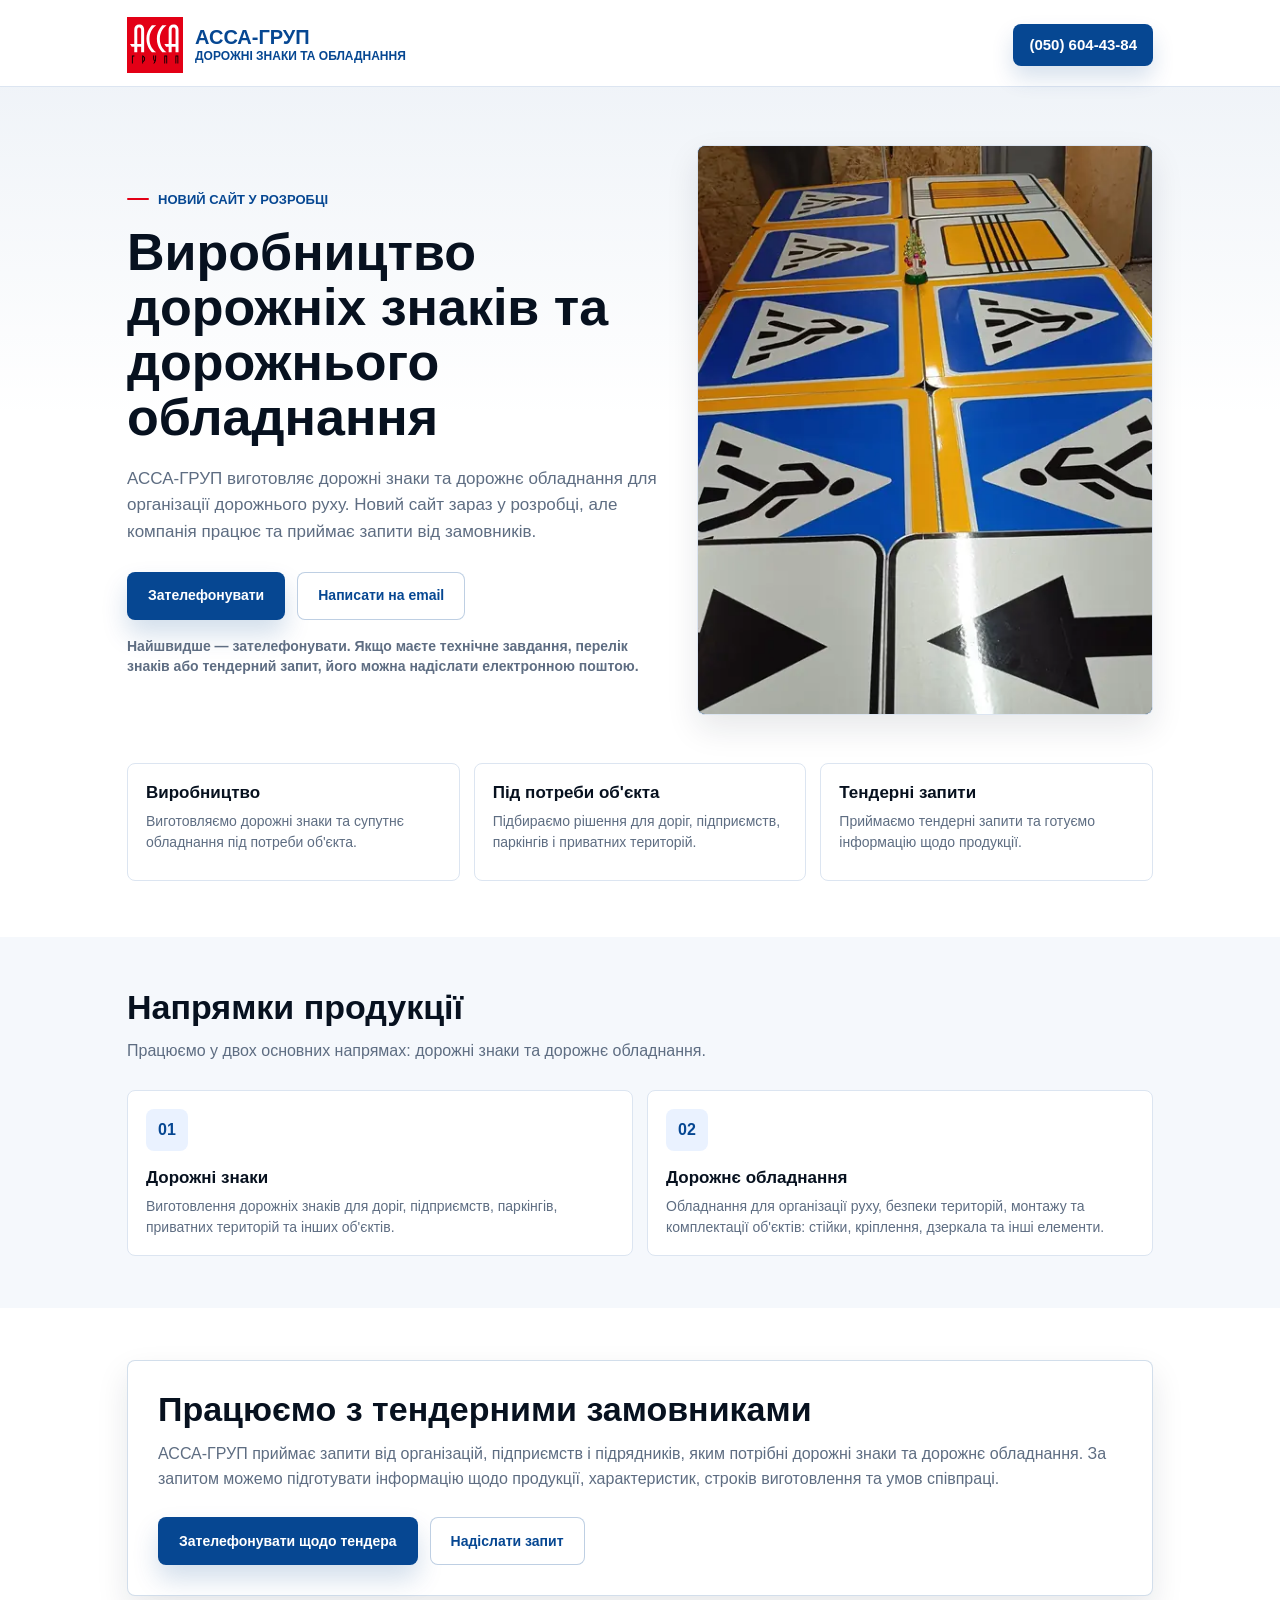
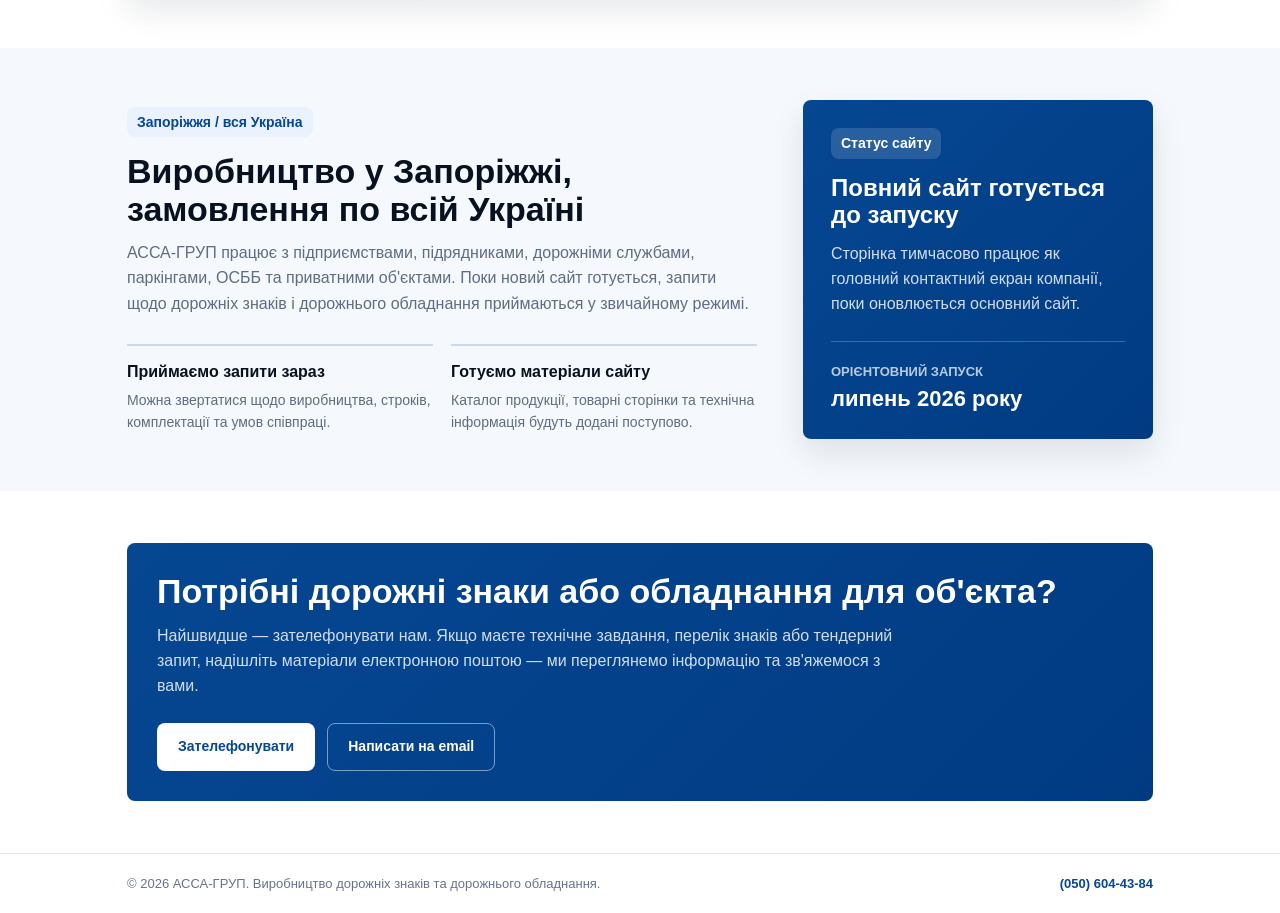
<file: assagroup-temporary-page/index.html>
<!doctype html>
<html lang="uk">
<head>
  <meta charset="utf-8">
  <meta name="viewport" content="width=device-width, initial-scale=1">
  <title>Виробництво дорожніх знаків та дорожнього обладнання | АССА-ГРУП</title>
  <meta name="description" content="АССА-ГРУП виготовляє дорожні знаки, таблички, стійки, кріплення та дорожнє обладнання. Компанія працює із замовленнями по Україні.">
  <meta name="robots" content="noindex, nofollow">
  <link rel="preload" as="image" href="assets/dorozhni-znaky-hero-720.webp" imagesrcset="assets/dorozhni-znaky-hero-480.webp 480w, assets/dorozhni-znaky-hero-720.webp 720w" imagesizes="(max-width: 520px) calc(100vw - 30px), (max-width: 980px) calc(100vw - 60px), 456px" type="image/webp">
  <style>
    :root {
      --blue: #064792;
      --blue-dark: #003b82;
      --blue-soft: #eaf2ff;
      --red: #e30016;
      --red-soft: #fff3f4;
      --text: #101722;
      --muted: #5e6d82;
      --line: #dce5f1;
      --panel: #f5f8fc;
      --white: #fff;
      --shadow: 0 14px 32px rgba(17, 31, 52, .10);
      --radius: 8px;
      --font: "Segoe UI", Roboto, Arial, sans-serif;
      --ease-soft: cubic-bezier(.22, 1, .36, 1);
    }

    * {
      box-sizing: border-box;
    }

    html {
      scroll-behavior: smooth;
    }

    body {
      margin: 0;
      min-width: 320px;
      color: var(--text);
      background:
        linear-gradient(180deg, rgba(6, 71, 146, .08) 0%, rgba(6, 71, 146, 0) 420px),
        var(--white);
      font-family: var(--font);
      font-size: 16px;
      line-height: 1.5;
      overflow-x: hidden;
    }

    a {
      color: inherit;
      text-decoration: none;
    }

    a:focus-visible {
      outline: 3px solid rgba(227, 0, 22, .42);
      outline-offset: 3px;
    }

    img {
      display: block;
      max-width: 100%;
    }

    .page {
      min-height: 100vh;
      padding-bottom: 0;
    }

    .container {
      width: min(1026px, calc(100% - 60px));
      margin: 0 auto;
    }

    .header {
      position: sticky;
      top: 0;
      z-index: 20;
      border-bottom: 1px solid var(--line);
      background: var(--white);
    }

    .header__inner {
      display: flex;
      align-items: center;
      justify-content: space-between;
      gap: 24px;
      padding: 17px 0 13px;
    }

    .brand {
      display: flex;
      align-items: center;
      gap: 12px;
      min-width: 0;
    }

    .brand__mark {
      width: 56px;
      height: 56px;
      flex: 0 0 auto;
      object-fit: contain;
    }

    .brand__name {
      display: block;
      color: var(--blue);
      font-size: 20px;
      line-height: 1;
      font-weight: 900;
      letter-spacing: 0;
      text-transform: uppercase;
      white-space: nowrap;
    }

    .brand__caption {
      display: block;
      margin-top: 3px;
      color: var(--blue);
      font-size: 12px;
      line-height: 1.05;
      font-weight: 800;
      text-transform: uppercase;
    }

    .header__contacts {
      display: flex;
      align-items: center;
      justify-content: flex-end;
      gap: 10px;
      min-width: 0;
    }

    .phone-link {
      display: inline-flex;
      align-items: center;
      justify-content: center;
      min-height: 42px;
      padding: 0 16px;
      border-radius: var(--radius);
      color: var(--white);
      background: var(--blue);
      font-size: 15px;
      font-weight: 900;
      white-space: nowrap;
      box-shadow: 0 12px 22px rgba(6, 71, 146, .16);
      transition: color .18s var(--ease-soft), background .18s var(--ease-soft), box-shadow .18s var(--ease-soft), transform .18s var(--ease-soft);
    }

    .hero {
      padding: 58px 0 38px;
    }

    .hero__grid {
      display: grid;
      grid-template-columns: minmax(0, 1fr) minmax(340px, 456px);
      gap: 38px;
      align-items: center;
    }

    .eyebrow {
      display: inline-flex;
      align-items: center;
      gap: 9px;
      margin-bottom: 18px;
      color: var(--blue);
      font-size: 13px;
      line-height: 1.2;
      font-weight: 900;
      letter-spacing: 0;
      text-transform: uppercase;
    }

    .eyebrow::before {
      content: "";
      width: 22px;
      height: 2px;
      border-radius: 99px;
      background: var(--red);
    }

    h1,
    h2,
    h3,
    p {
      margin-top: 0;
    }

    h1 {
      max-width: 650px;
      margin-bottom: 20px;
      color: #07111f;
      font-size: clamp(32px, 4.2vw, 52px);
      line-height: 1.06;
      font-weight: 900;
      letter-spacing: 0;
    }

    .lead {
      max-width: 620px;
      margin-bottom: 0;
      color: var(--muted);
      font-size: 17px;
      line-height: 1.58;
      font-weight: 500;
      overflow-wrap: break-word;
    }

    .actions {
      display: flex;
      flex-wrap: wrap;
      gap: 12px;
      margin-top: 26px;
    }

    .button {
      display: inline-flex;
      align-items: center;
      justify-content: center;
      min-height: 48px;
      padding: 0 20px;
      border: 1px solid transparent;
      border-radius: var(--radius);
      font-size: 14px;
      line-height: 1.1;
      font-weight: 900;
      text-align: center;
      transition: color .18s var(--ease-soft), background .18s var(--ease-soft), border-color .18s var(--ease-soft), box-shadow .18s var(--ease-soft), transform .18s var(--ease-soft);
    }

    .button--primary {
      color: var(--white);
      background: var(--blue);
      box-shadow: 0 14px 26px rgba(6, 71, 146, .18);
    }

    .button--secondary {
      border-color: rgba(6, 71, 146, .26);
      color: var(--blue);
      background: var(--white);
    }

    .contact-note {
      margin: 16px 0 0;
      color: var(--muted);
      font-size: 14px;
      line-height: 1.45;
      font-weight: 600;
    }

    .contact-note a {
      color: var(--blue);
      font-weight: 900;
    }

    .hero__photo {
      position: relative;
      aspect-ratio: 4 / 5;
      min-height: 0;
      margin: 0;
      overflow: hidden;
      border: 1px solid var(--line);
      border-radius: var(--radius);
      background:
        linear-gradient(135deg, rgba(6, 71, 146, .92), rgba(5, 54, 111, .78)),
        var(--blue);
      box-shadow: var(--shadow);
    }

    .hero__photo img {
      width: 100%;
      height: 100%;
      min-height: 0;
      object-fit: cover;
      object-position: center center;
    }

    .hero__photo picture {
      display: block;
      width: 100%;
      height: 100%;
    }

    .photo-placeholder {
      position: absolute;
      inset: 0;
      display: grid;
      align-content: center;
      gap: 16px;
      padding: 34px;
      color: var(--white);
    }

    .hero__photo img + .photo-placeholder,
    .hero__photo picture + .photo-placeholder {
      display: none;
    }

    .photo-placeholder::before {
      content: "";
      width: 72px;
      height: 72px;
      border: 8px solid rgba(255, 255, 255, .86);
      border-bottom-color: var(--red);
      border-radius: 50%;
    }

    .photo-placeholder strong {
      display: block;
      max-width: 330px;
      font-size: 24px;
      line-height: 1.15;
      font-weight: 900;
      letter-spacing: 0;
    }

    .photo-placeholder span {
      display: block;
      max-width: 360px;
      color: rgba(255, 255, 255, .82);
      font-size: 14px;
      line-height: 1.45;
      font-weight: 600;
    }

    .trust {
      padding: 10px 0 56px;
    }

    .trust__grid,
    .products__grid {
      display: grid;
      grid-template-columns: repeat(3, minmax(0, 1fr));
      gap: 14px;
    }

    .trust__item,
    .product-card {
      border: 1px solid var(--line);
      border-radius: var(--radius);
      background: var(--white);
    }

    .trust__item {
      min-height: 118px;
      padding: 18px;
    }

    .trust__item strong,
    .product-card h3 {
      display: block;
      margin: 0 0 8px;
      color: #07111f;
      font-size: 17px;
      line-height: 1.25;
      font-weight: 900;
      letter-spacing: 0;
    }

    .trust__item p,
    .product-card p {
      margin-bottom: 0;
      color: var(--muted);
      font-size: 14px;
      line-height: 1.48;
      font-weight: 500;
    }

    .section {
      padding: 52px 0;
    }

    .section--panel {
      background: var(--panel);
    }

    .section__head {
      max-width: 720px;
      margin-bottom: 26px;
    }

    .section__head h2,
    .tender__content h2,
    .contact h2 {
      margin-bottom: 12px;
      color: #07111f;
      font-size: clamp(26px, 3vw, 34px);
      line-height: 1.1;
      font-weight: 900;
      letter-spacing: 0;
    }

    .section__head p,
    .tender__content p,
    .operations__main p,
    .operations__item p,
    .operations__status p,
    .contact p {
      margin-bottom: 0;
      color: var(--muted);
      font-size: 16px;
      line-height: 1.58;
      font-weight: 500;
    }

    .products__grid {
      grid-template-columns: repeat(2, minmax(0, 1fr));
    }

    .product-card {
      min-height: 166px;
      padding: 18px;
    }

    .product-card__mark {
      display: grid;
      place-items: center;
      width: 42px;
      height: 42px;
      margin-bottom: 16px;
      border-radius: var(--radius);
      color: var(--blue);
      background: var(--blue-soft);
      font-weight: 900;
    }

    .tender {
      display: grid;
      grid-template-columns: minmax(0, 1fr);
      gap: 28px;
      align-items: center;
      padding: 30px;
      border: 1px solid rgba(6, 71, 146, .18);
      border-radius: var(--radius);
      background: var(--white);
      box-shadow: var(--shadow);
    }

    .operations {
      display: grid;
      grid-template-columns: minmax(0, 1fr) 350px;
      gap: 46px;
      align-items: center;
    }

    .operations h2 {
      margin-bottom: 12px;
      color: #07111f;
      font-size: clamp(26px, 3vw, 34px);
      line-height: 1.1;
      font-weight: 900;
      letter-spacing: 0;
    }

    .operations__label,
    .operations__status-label {
      display: inline-flex;
      align-items: center;
      gap: 8px;
      margin-bottom: 16px;
      padding: 7px 10px;
      border-radius: var(--radius);
      color: var(--blue);
      background: var(--blue-soft);
      font-size: 14px;
      line-height: 1.2;
      font-weight: 900;
    }

    .operations__list {
      display: grid;
      grid-template-columns: repeat(2, minmax(0, 1fr));
      gap: 18px;
      margin-top: 28px;
    }

    .operations__item {
      padding-top: 16px;
      border-top: 2px solid rgba(6, 71, 146, .18);
    }

    .operations__item strong {
      display: block;
      margin-bottom: 7px;
      color: #07111f;
      font-size: 16px;
      line-height: 1.25;
      font-weight: 900;
    }

    .operations__item p {
      font-size: 14px;
    }

    .operations__status {
      padding: 28px;
      border-radius: var(--radius);
      color: var(--white);
      background: linear-gradient(135deg, var(--blue), var(--blue-dark));
      box-shadow: var(--shadow);
    }

    .operations__status-label {
      color: var(--white);
      background: rgba(255, 255, 255, .14);
    }

    .operations__status h3 {
      margin: 0 0 12px;
      color: var(--white);
      font-size: 24px;
      line-height: 1.12;
      font-weight: 900;
      letter-spacing: 0;
    }

    .operations__status p {
      color: rgba(255, 255, 255, .82);
    }

    .operations__date {
      margin-top: 24px;
      padding-top: 20px;
      border-top: 1px solid rgba(255, 255, 255, .22);
    }

    .operations__date span,
    .operations__date strong {
      display: block;
    }

    .operations__date span {
      color: rgba(255, 255, 255, .72);
      font-size: 13px;
      font-weight: 800;
      text-transform: uppercase;
    }

    .operations__date strong {
      margin-top: 5px;
      color: var(--white);
      font-size: 22px;
      line-height: 1.15;
      font-weight: 900;
    }

    .contact {
      padding: 30px;
      border-radius: var(--radius);
      color: var(--white);
      background:
        linear-gradient(135deg, var(--blue), var(--blue-dark));
    }

    .contact h2 {
      color: var(--white);
    }

    .contact p {
      max-width: 760px;
      color: rgba(255, 255, 255, .82);
    }

    .contact .actions {
      margin-top: 24px;
    }

    .contact .button--primary {
      color: var(--blue);
      background: var(--white);
      box-shadow: none;
    }

    .contact .button--secondary {
      border-color: rgba(255, 255, 255, .48);
      color: var(--white);
      background: transparent;
    }

    .footer {
      border-top: 1px solid var(--line);
      color: #64748b;
      background: var(--white);
      font-size: 13px;
    }

    .footer__inner {
      display: flex;
      align-items: center;
      justify-content: space-between;
      gap: 18px;
      padding: 20px 0;
    }

    .footer__contacts {
      display: flex;
      flex-wrap: wrap;
      justify-content: flex-end;
      gap: 12px;
      font-weight: 800;
    }

    .footer a {
      color: var(--blue);
      transition: color .18s var(--ease-soft);
    }

    .mobile-bar {
      display: none;
    }

    @media (hover: hover) and (pointer: fine) {
      .phone-link:hover,
      .button--primary:hover {
        background: var(--blue-dark);
        box-shadow: 0 12px 24px rgba(6, 71, 146, .2);
        transform: translateY(-1px);
      }

      .button--secondary:hover {
        border-color: rgba(6, 71, 146, .42);
        color: var(--blue-dark);
        background: var(--blue-soft);
        transform: translateY(-1px);
      }

      .phone-link:active,
      .button:active {
        transform: translateY(0);
      }

      .contact .button--primary:hover {
        color: var(--blue-dark);
        background: var(--blue-soft);
        box-shadow: none;
      }

      .contact .button--secondary:hover {
        border-color: rgba(255, 255, 255, .72);
        color: var(--white);
        background: rgba(255, 255, 255, .12);
      }

      .footer a:hover {
        color: var(--red);
      }

      .mobile-bar__phone:hover {
        background: var(--blue-dark);
        box-shadow: 0 8px 18px rgba(6, 71, 146, .18);
        transform: translateY(-1px);
      }

      .mobile-bar__email:hover {
        border-color: rgba(6, 71, 146, .42);
        color: var(--blue-dark);
        background: var(--blue-soft);
        transform: translateY(-1px);
      }

      .mobile-bar a:active {
        transform: translateY(0);
      }
    }

    @media (prefers-reduced-motion: reduce) {
      *,
      *::before,
      *::after {
        scroll-behavior: auto !important;
        transition-duration: .01ms !important;
      }
    }

    @media (max-width: 980px) {
      .hero__grid {
        grid-template-columns: 1fr;
        gap: 30px;
      }

      .hero__photo {
        min-height: 320px;
      }

      .hero__photo img {
        min-height: 320px;
      }

      .products__grid {
        grid-template-columns: repeat(2, minmax(0, 1fr));
      }

      .tender,
      .operations,
      .operations__list {
        grid-template-columns: 1fr;
      }

    }

    @media (max-width: 720px) {
      .page {
        padding-bottom: 72px;
      }

      .header {
        position: static;
      }

      .header__inner {
        align-items: flex-start;
        flex-direction: column;
        gap: 14px;
      }

      .header__contacts {
        width: 100%;
        align-items: stretch;
        flex-direction: column;
      }

      .phone-link {
        width: 100%;
      }

      .hero {
        padding: 40px 0 30px;
      }

      h1 {
        font-size: 30px;
        line-height: 1.1;
      }

      .lead {
        font-size: 16px;
      }

      .actions {
        flex-direction: column;
      }

      .button {
        width: 100%;
      }

      .trust {
        padding-bottom: 40px;
      }

      .trust__grid,
      .products__grid {
        grid-template-columns: 1fr;
      }

      .section {
        padding: 40px 0;
      }

      .tender,
      .contact {
        padding: 22px;
      }

      .footer__inner {
        align-items: flex-start;
        flex-direction: column;
      }

      .footer__contacts {
        justify-content: flex-start;
      }

      .mobile-bar {
        position: fixed;
        right: 0;
        bottom: 0;
        left: 0;
        z-index: 30;
        display: grid;
        grid-template-columns: repeat(2, minmax(0, 1fr));
        gap: 8px;
        padding: 10px 12px;
        border-top: 1px solid var(--line);
        background: rgba(255, 255, 255, .96);
        backdrop-filter: blur(10px);
      }

      .mobile-bar a {
        display: inline-flex;
        align-items: center;
        justify-content: center;
        min-width: 0;
        min-height: 48px;
        border-radius: var(--radius);
        font-size: 14px;
        font-weight: 900;
        transition: color .18s var(--ease-soft), background .18s var(--ease-soft), border-color .18s var(--ease-soft), box-shadow .18s var(--ease-soft), transform .18s var(--ease-soft);
      }

      .mobile-bar__phone {
        color: var(--white);
        background: var(--blue);
      }

      .mobile-bar__email {
        border: 1px solid rgba(6, 71, 146, .26);
        color: var(--blue);
        background: var(--white);
      }

    }

    @media (max-width: 520px) {
      .container {
        width: min(360px, calc(100% - 30px));
      }
    }
  </style>
  <script type="application/ld+json">
    {
      "@context": "https://schema.org",
      "@type": "Organization",
      "name": "АССА-ГРУП",
      "telephone": "+380506044384",
      "address": {
        "@type": "PostalAddress",
        "addressLocality": "Запоріжжя",
        "addressCountry": "UA"
      },
      "areaServed": "Україна",
      "description": "Виробництво дорожніх знаків та дорожнього обладнання."
    }
  </script>
</head>
<body>
  <div class="page">
    <header class="header">
      <div class="container">
        <div class="header__inner">
          <a class="brand" href="./" aria-label="АССА-ГРУП">
            <img class="brand__mark" src="assets/assa-logo.svg" alt="" width="56" height="56">
            <span>
              <span class="brand__name">АССА-ГРУП</span>
              <span class="brand__caption">Дорожні знаки та обладнання</span>
            </span>
          </a>

          <div class="header__contacts" aria-label="Контакти">
            <a class="phone-link" href="tel:+380506044384">(050) 604-43-84</a>
          </div>
        </div>
      </div>
    </header>

    <main>
      <section class="hero" aria-labelledby="hero-title">
        <div class="container">
          <div class="hero__grid">
            <div class="hero__content">
              <span class="eyebrow">Новий сайт у розробці</span>
              <h1 id="hero-title">Виробництво дорожніх знаків та дорожнього обладнання</h1>
              <p class="lead">АССА-ГРУП виготовляє дорожні знаки та дорожнє обладнання для організації дорожнього руху. Новий сайт зараз у розробці, але компанія працює та приймає запити від замовників.</p>

              <div class="actions" aria-label="Основні дії">
                <a class="button button--primary" href="tel:+380506044384">Зателефонувати</a>
                <a class="button button--secondary" href="mailto:assazp@ukr.net?subject=%D0%97%D0%B0%D0%BF%D0%B8%D1%82%20%D1%89%D0%BE%D0%B4%D0%BE%20%D0%B4%D0%BE%D1%80%D0%BE%D0%B6%D0%BD%D1%96%D1%85%20%D0%B7%D0%BD%D0%B0%D0%BA%D1%96%D0%B2">Написати на email</a>
              </div>

              <p class="contact-note">Найшвидше — зателефонувати. Якщо маєте технічне завдання, перелік знаків або тендерний запит, його можна надіслати електронною поштою.</p>
            </div>

            <figure class="hero__photo" aria-label="Фото дорожніх знаків АССА-ГРУП">
              <picture>
                <source type="image/webp" srcset="assets/dorozhni-znaky-hero-480.webp 480w, assets/dorozhni-znaky-hero-720.webp 720w" sizes="(max-width: 520px) calc(100vw - 30px), (max-width: 980px) calc(100vw - 60px), 456px">
                <img src="assets/dorozhni-znaky-hero-720.jpg" alt="Готові дорожні знаки АССА-ГРУП" width="720" height="900" decoding="async" fetchpriority="high" onerror="this.closest('.hero__photo').classList.add('hero__photo--empty'); this.closest('picture').remove();">
              </picture>
              <figcaption class="photo-placeholder">
                <strong>Дорожні знаки та обладнання для об'єктів</strong>
                <span>АССА-ГРУП виготовляє дорожні знаки та дорожнє обладнання для замовників по Україні.</span>
              </figcaption>
            </figure>
          </div>
        </div>
      </section>

      <section class="trust" aria-label="Коротко про роботу">
        <div class="container">
          <div class="trust__grid">
            <div class="trust__item">
              <strong>Виробництво</strong>
              <p>Виготовляємо дорожні знаки та супутнє обладнання під потреби об'єкта.</p>
            </div>
            <div class="trust__item">
              <strong>Під потреби об'єкта</strong>
              <p>Підбираємо рішення для доріг, підприємств, паркінгів і приватних територій.</p>
            </div>
            <div class="trust__item">
              <strong>Тендерні запити</strong>
              <p>Приймаємо тендерні запити та готуємо інформацію щодо продукції.</p>
            </div>
          </div>
        </div>
      </section>

      <section class="section section--panel" aria-labelledby="products-title">
        <div class="container">
          <div class="section__head">
            <h2 id="products-title">Напрямки продукції</h2>
            <p>Працюємо у двох основних напрямах: дорожні знаки та дорожнє обладнання.</p>
          </div>

          <div class="products__grid">
            <article class="product-card">
              <span class="product-card__mark">01</span>
              <h3>Дорожні знаки</h3>
              <p>Виготовлення дорожніх знаків для доріг, підприємств, паркінгів, приватних територій та інших об'єктів.</p>
            </article>

            <article class="product-card">
              <span class="product-card__mark">02</span>
              <h3>Дорожнє обладнання</h3>
              <p>Обладнання для організації руху, безпеки територій, монтажу та комплектації об'єктів: стійки, кріплення, дзеркала та інші елементи.</p>
            </article>
          </div>
        </div>
      </section>

      <section class="section" aria-labelledby="tender-title">
        <div class="container">
          <div class="tender">
            <div class="tender__content">
              <h2 id="tender-title">Працюємо з тендерними замовниками</h2>
              <p>АССА-ГРУП приймає запити від організацій, підприємств і підрядників, яким потрібні дорожні знаки та дорожнє обладнання. За запитом можемо підготувати інформацію щодо продукції, характеристик, строків виготовлення та умов співпраці.</p>
              <div class="actions">
                <a class="button button--primary" href="tel:+380506044384">Зателефонувати щодо тендера</a>
                <a class="button button--secondary" href="mailto:assazp@ukr.net?subject=%D0%A2%D0%B5%D0%BD%D0%B4%D0%B5%D1%80%D0%BD%D0%B8%D0%B9%20%D0%B7%D0%B0%D0%BF%D0%B8%D1%82%20%D1%89%D0%BE%D0%B4%D0%BE%20%D0%B4%D0%BE%D1%80%D0%BE%D0%B6%D0%BD%D1%96%D1%85%20%D0%B7%D0%BD%D0%B0%D0%BA%D1%96%D0%B2">Надіслати запит</a>
              </div>
            </div>

          </div>
        </div>
      </section>

      <section class="section section--panel" aria-labelledby="operations-title">
        <div class="container">
          <div class="operations">
            <div class="operations__main">
              <span class="operations__label">Запоріжжя / вся Україна</span>
              <h2 id="operations-title">Виробництво у Запоріжжі, замовлення по всій Україні</h2>
              <p>АССА-ГРУП працює з підприємствами, підрядниками, дорожніми службами, паркінгами, ОСББ та приватними об'єктами. Поки новий сайт готується, запити щодо дорожніх знаків і дорожнього обладнання приймаються у звичайному режимі.</p>

              <div class="operations__list" aria-label="Поточна робота">
                <div class="operations__item">
                  <strong>Приймаємо запити зараз</strong>
                  <p>Можна звертатися щодо виробництва, строків, комплектації та умов співпраці.</p>
                </div>

                <div class="operations__item">
                  <strong>Готуємо матеріали сайту</strong>
                  <p>Каталог продукції, товарні сторінки та технічна інформація будуть додані поступово.</p>
                </div>
              </div>
            </div>

            <aside class="operations__status" aria-label="Статус запуску сайту">
              <span class="operations__status-label">Статус сайту</span>
              <h3>Повний сайт готується до запуску</h3>
              <p>Сторінка тимчасово працює як головний контактний екран компанії, поки оновлюється основний сайт.</p>
              <div class="operations__date">
                <span>Орієнтовний запуск</span>
                <strong>липень 2026 року</strong>
              </div>
            </aside>
          </div>
        </div>
      </section>

      <section class="section" aria-labelledby="contact-title">
        <div class="container">
          <div class="contact">
            <h2 id="contact-title">Потрібні дорожні знаки або обладнання для об'єкта?</h2>
            <p>Найшвидше — зателефонувати нам. Якщо маєте технічне завдання, перелік знаків або тендерний запит, надішліть матеріали електронною поштою — ми переглянемо інформацію та зв'яжемося з вами.</p>
            <div class="actions">
              <a class="button button--primary" href="tel:+380506044384">Зателефонувати</a>
              <a class="button button--secondary" href="mailto:assazp@ukr.net?subject=%D0%97%D0%B0%D0%BF%D0%B8%D1%82%20%D0%B4%D0%BB%D1%8F%20%D0%90%D0%A1%D0%A1%D0%90-%D0%93%D0%A0%D0%A3%D0%9F">Написати на email</a>
            </div>
          </div>
        </div>
      </section>
    </main>

    <footer class="footer">
      <div class="container">
        <div class="footer__inner">
          <span>© 2026 АССА-ГРУП. Виробництво дорожніх знаків та дорожнього обладнання.</span>
          <div class="footer__contacts">
            <a href="tel:+380506044384">(050) 604-43-84</a>
          </div>
        </div>
      </div>
    </footer>
  </div>

  <nav class="mobile-bar" aria-label="Швидкі контакти">
    <a class="mobile-bar__phone" href="tel:+380506044384">Подзвонити</a>
    <a class="mobile-bar__email" href="mailto:assazp@ukr.net?subject=%D0%97%D0%B0%D0%BF%D0%B8%D1%82%20%D0%B4%D0%BB%D1%8F%20%D0%90%D0%A1%D0%A1%D0%90-%D0%93%D0%A0%D0%A3%D0%9F">Email</a>
  </nav>
</body>
</html>
</file>
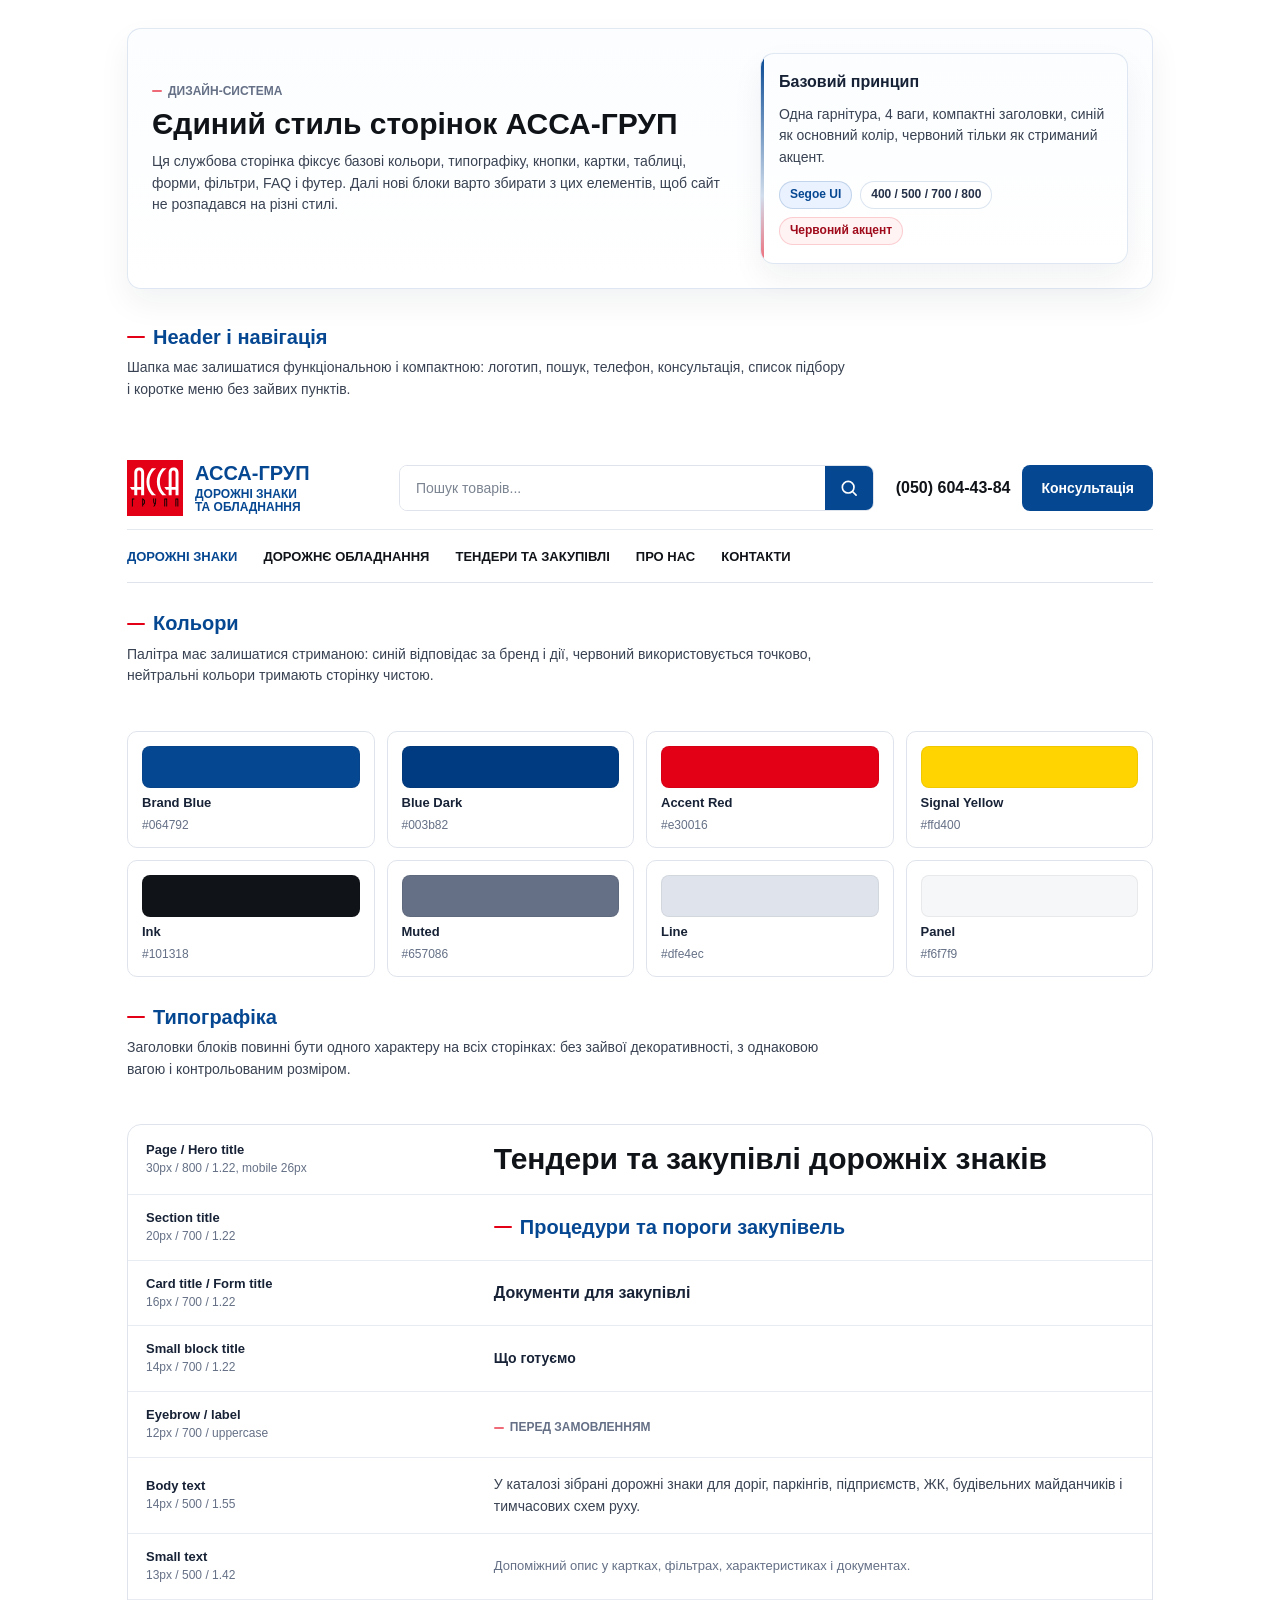
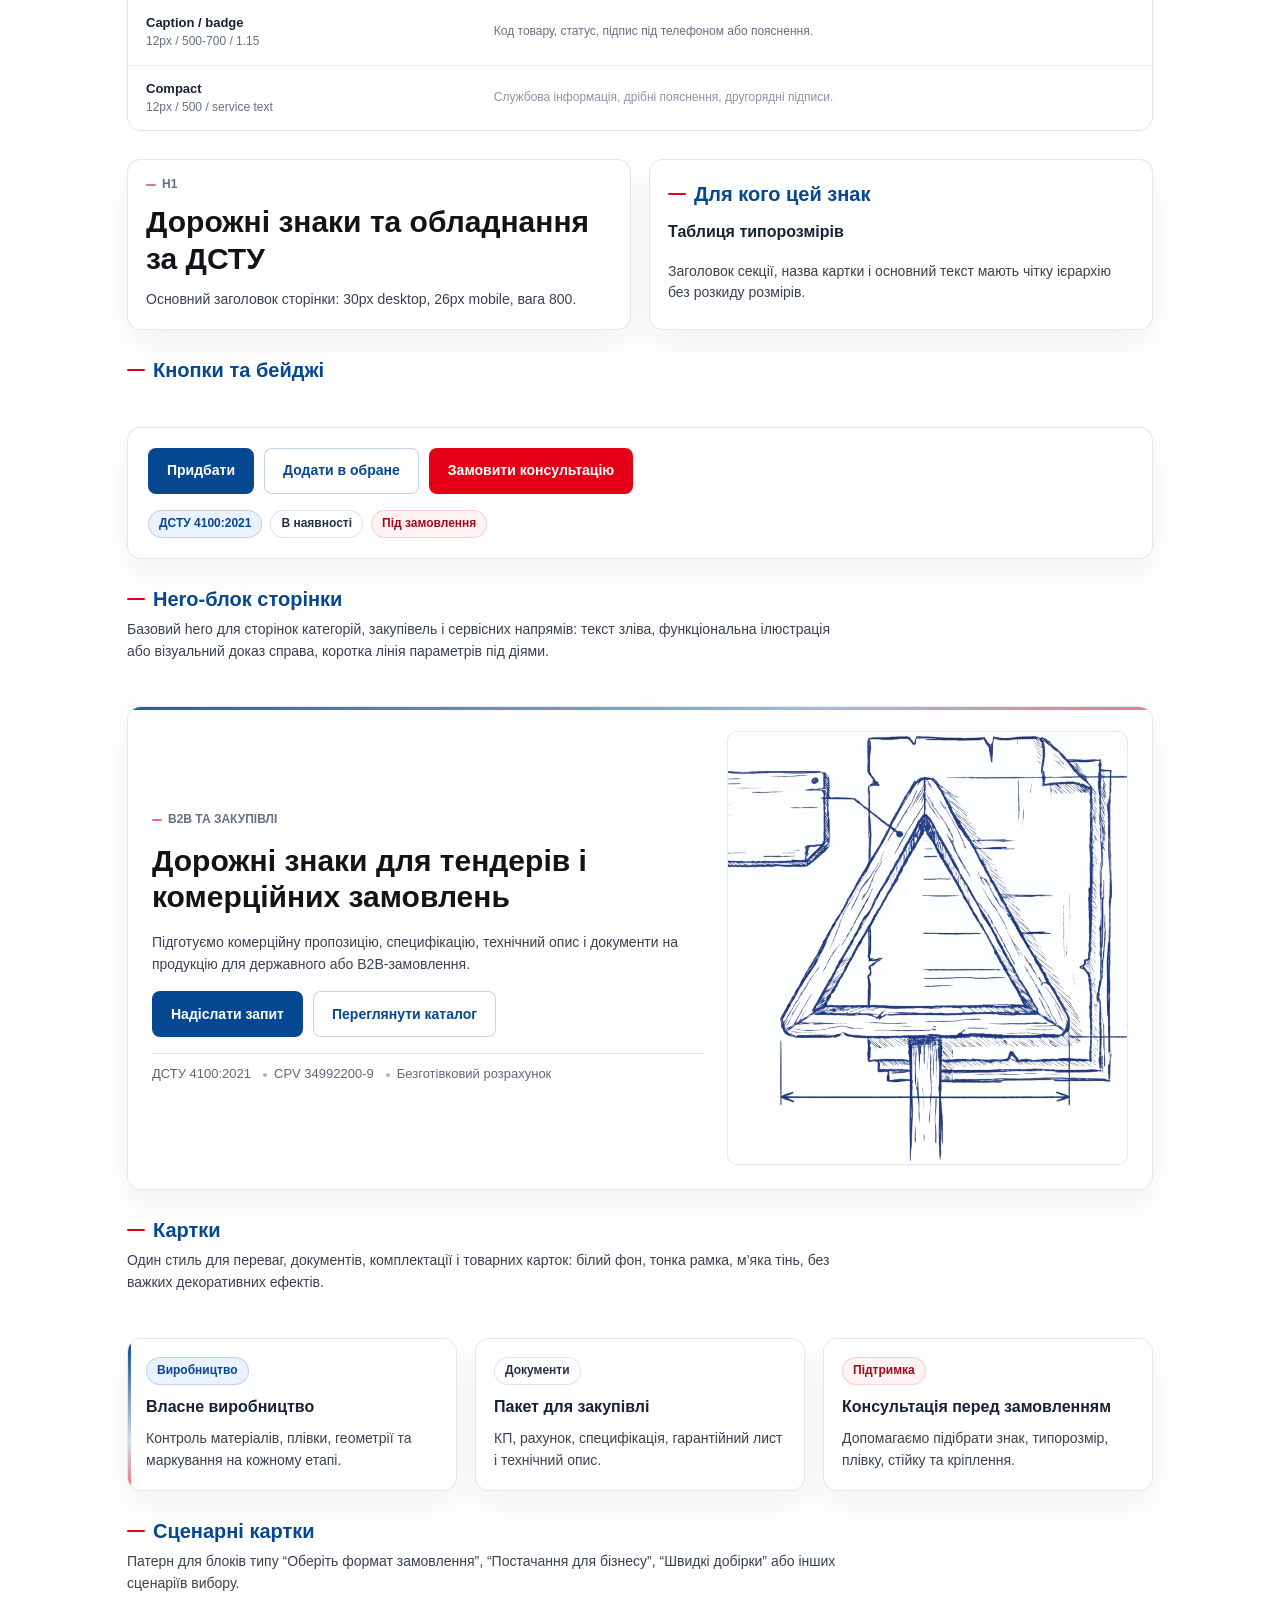
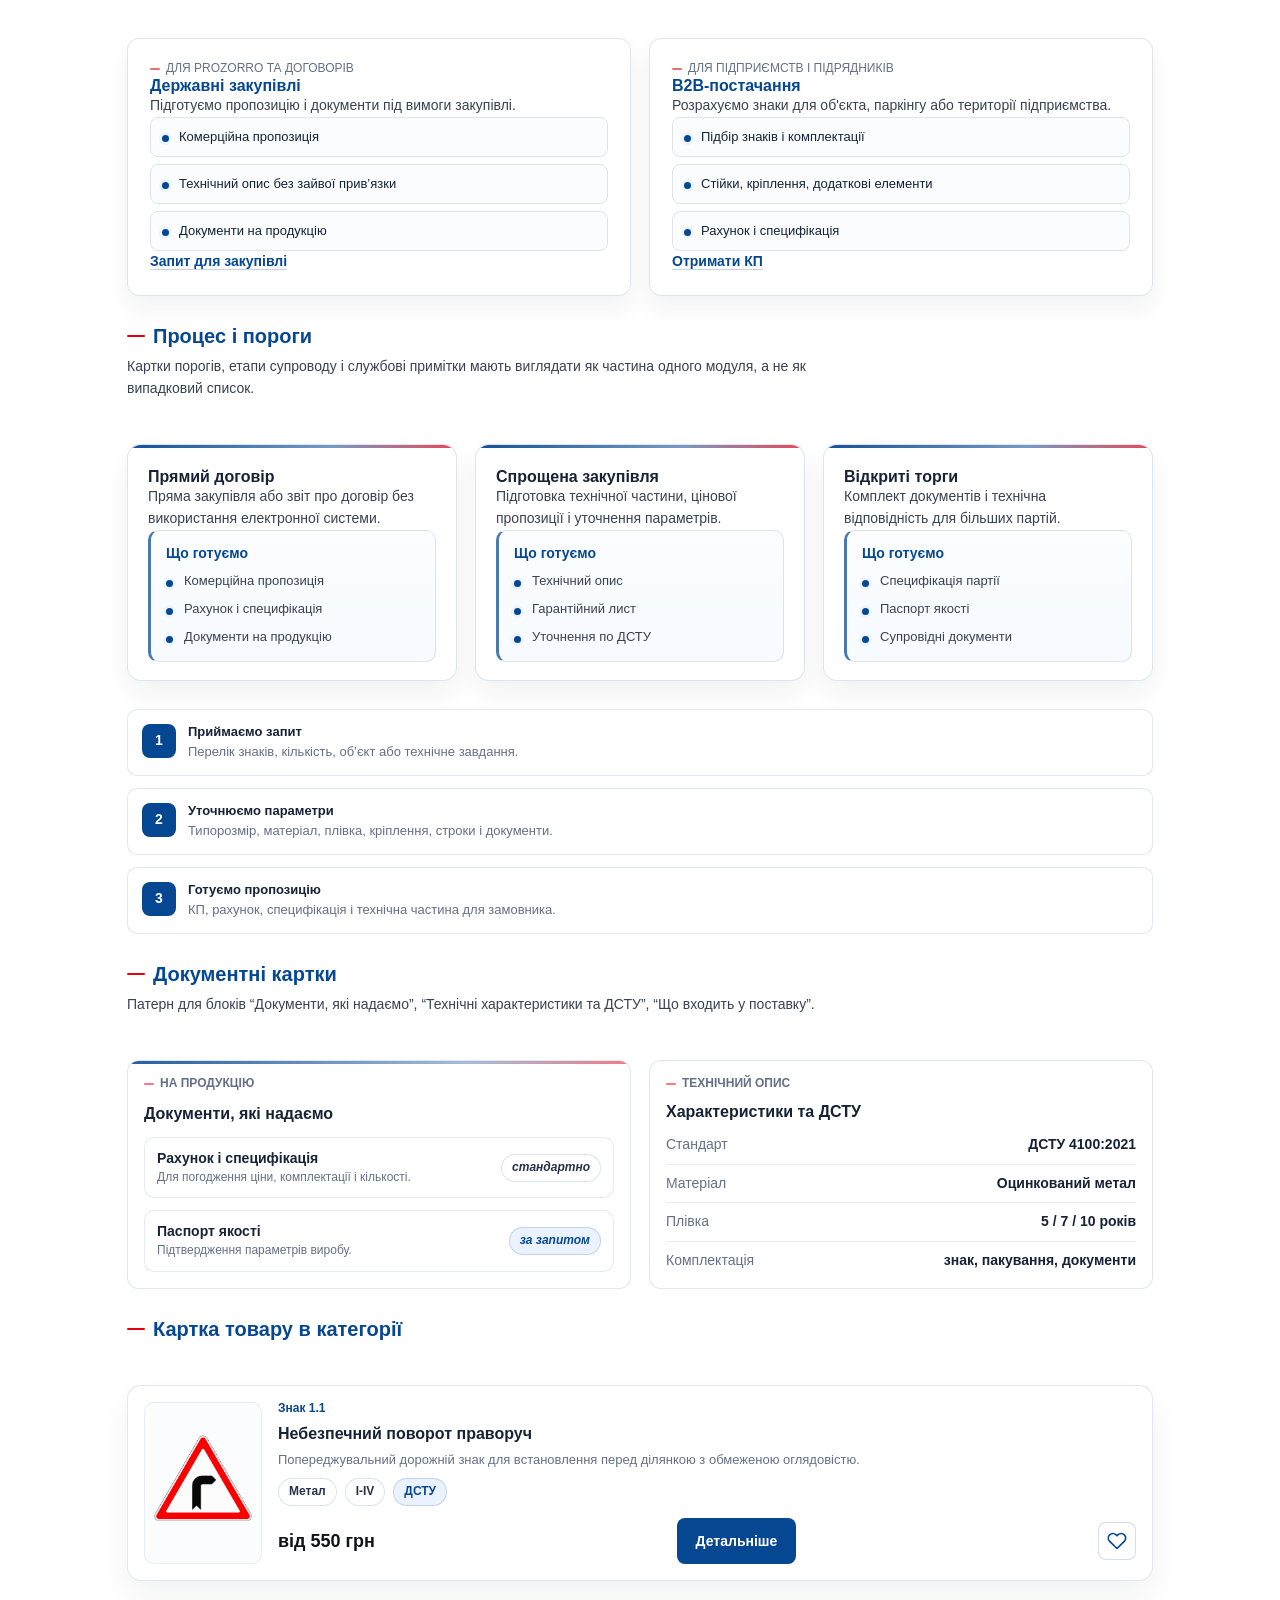
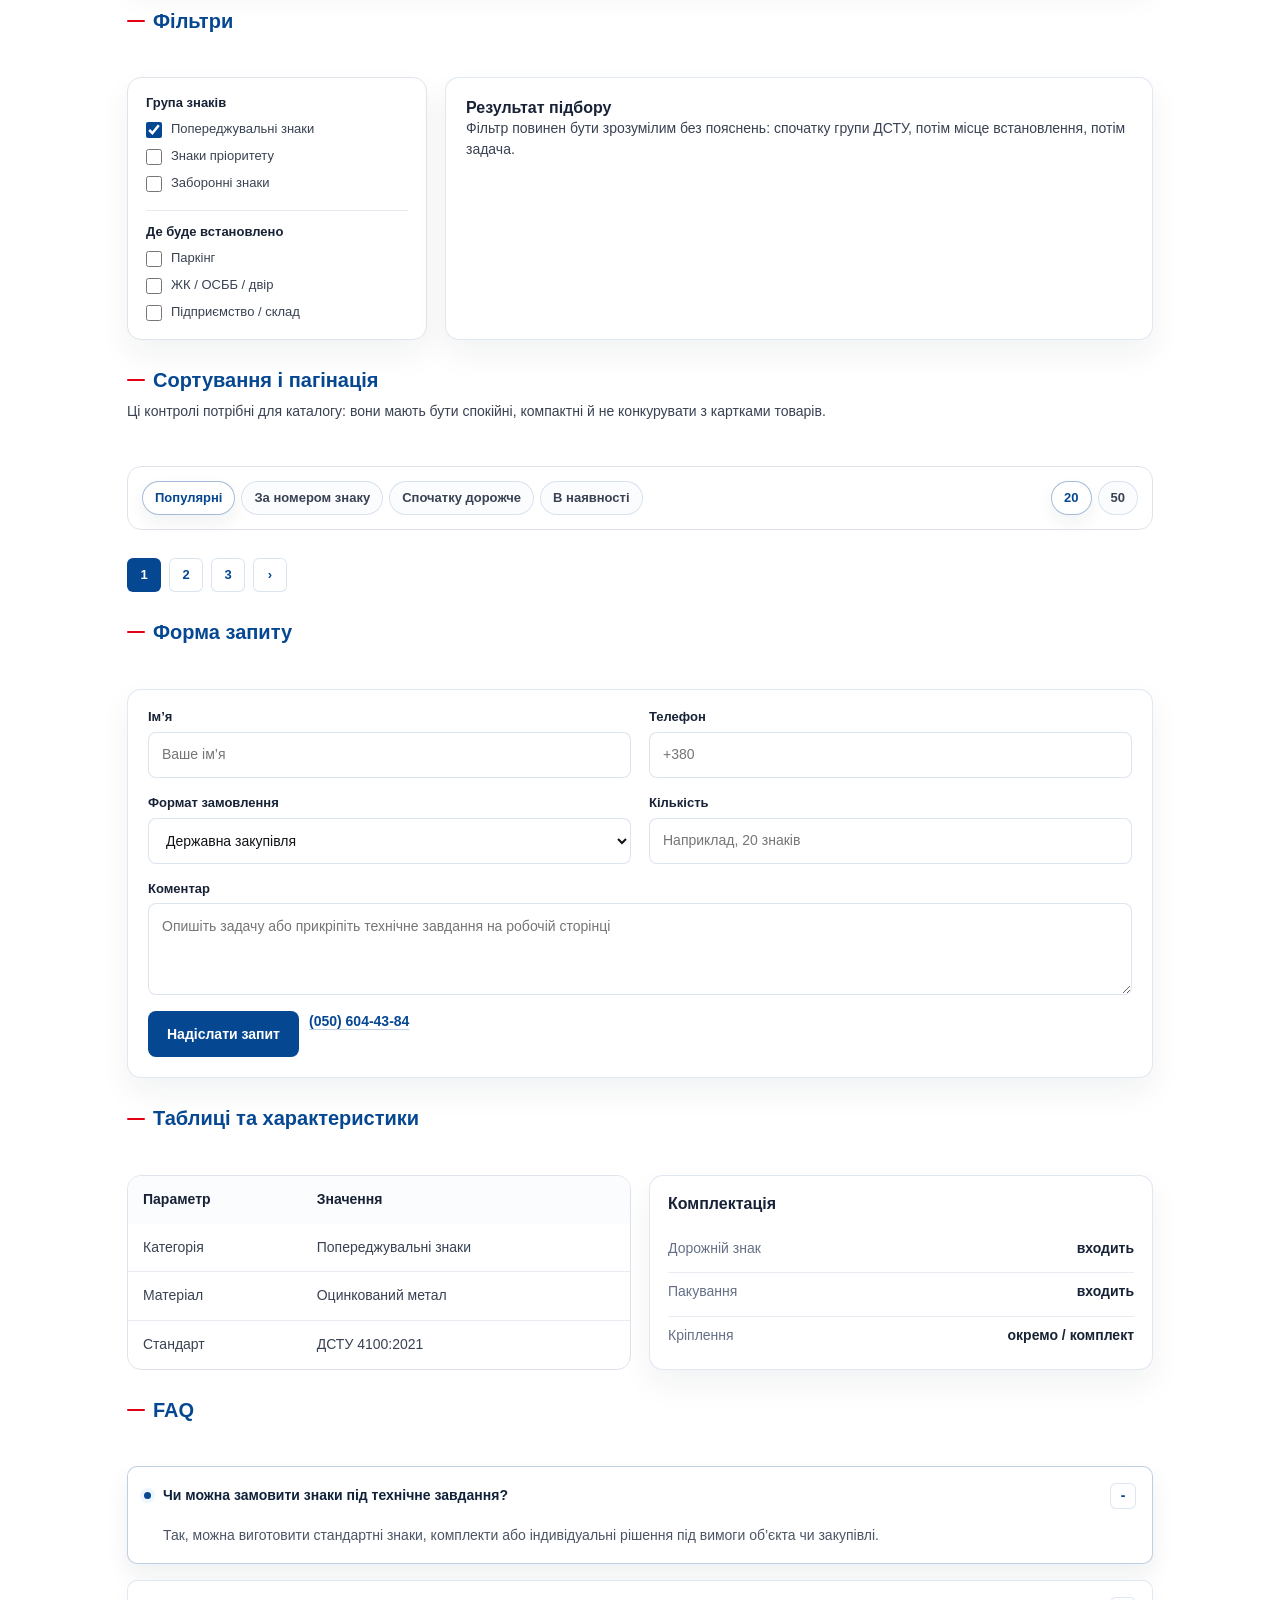
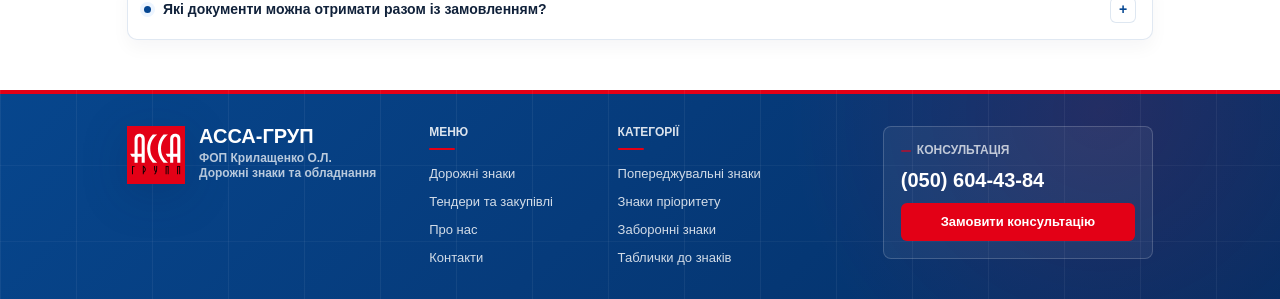
<file: style-guide.html>
<!doctype html>
<html lang="uk">
<head>
  <meta charset="utf-8">
  <meta name="viewport" content="width=device-width, initial-scale=1">
  <title>Style Guide | АССА-ГРУП</title>
  <link rel="stylesheet" href="styles.css">
</head>
<body>
  <main class="ag-page">
    <section class="ag-style-hero">
      <div class="ag-container">
        <div class="ag-style-hero__panel">
          <div class="ag-section__head">
            <span class="ag-eyebrow">Дизайн-система</span>
            <h1 class="ag-page-title">Єдиний стиль сторінок АССА-ГРУП</h1>
            <p class="ag-lead">Ця службова сторінка фіксує базові кольори, типографіку, кнопки, картки, таблиці, форми, фільтри, FAQ і футер. Далі нові блоки варто збирати з цих елементів, щоб сайт не розпадався на різні стилі.</p>
          </div>
          <div class="ag-card ag-card--accent ag-card--soft">
            <h2 class="ag-card-title">Базовий принцип</h2>
            <p class="ag-lead">Одна гарнітура, 4 ваги, компактні заголовки, синій як основний колір, червоний тільки як стриманий акцент.</p>
            <div class="ag-badge-row">
              <span class="ag-badge ag-badge--blue">Segoe UI</span>
              <span class="ag-badge">400 / 500 / 700 / 800</span>
              <span class="ag-badge ag-badge--red">Червоний акцент</span>
            </div>
          </div>
        </div>
      </div>
    </section>

    <section class="ag-section">
      <div class="ag-container ag-stack">
        <div class="ag-section__head">
          <h2 class="ag-section-title">Header і навігація</h2>
          <p class="ag-lead">Шапка має залишатися функціональною і компактною: логотип, пошук, телефон, консультація, список підбору і коротке меню без зайвих пунктів.</p>
        </div>
        <header class="ag-header">
          <div class="ag-header__main">
              <a class="ag-brand" href="index.html">
                <img class="ag-brand__mark" src="assa-logo.svg" alt="АССА-ГРУП">
                <span>
                  <span class="ag-brand__name">АССА-ГРУП</span>
                  <span class="ag-brand__caption">Дорожні знаки<br>та обладнання</span>
                </span>
              </a>
              <form class="ag-search" action="#">
                <input type="search" placeholder="Пошук товарів...">
                <button type="button" aria-label="Пошук">
                  <svg class="ag-icon" viewBox="0 0 24 24" aria-hidden="true"><circle cx="11" cy="11" r="7" fill="none" stroke="currentColor" stroke-width="2"/><path d="m16.5 16.5 4 4" fill="none" stroke="currentColor" stroke-width="2" stroke-linecap="round"/></svg>
                </button>
              </form>
              <div class="ag-header__actions">
                <a class="ag-phone" href="tel:+380506044384">(050) 604-43-84</a>
                <a class="ag-button" href="#">Консультація</a>
              </div>
          </div>
          <nav class="ag-nav" aria-label="Головне меню">
            <ul class="ag-nav__list">
              <li><a class="is-active" href="dorozhni-znaky.html">Дорожні знаки</a></li>
              <li><a href="#">Дорожнє обладнання</a></li>
              <li><a href="tendery-ta-zakupivli.html">Тендери та закупівлі</a></li>
              <li><a href="pro-nas.html">Про нас</a></li>
              <li><a href="kontakty.html">Контакти</a></li>
            </ul>
          </nav>
        </header>
      </div>
    </section>

    <section class="ag-section">
      <div class="ag-container ag-stack">
        <div class="ag-section__head">
          <h2 class="ag-section-title">Кольори</h2>
          <p class="ag-lead">Палітра має залишатися стриманою: синій відповідає за бренд і дії, червоний використовується точково, нейтральні кольори тримають сторінку чистою.</p>
        </div>
        <div class="ag-token-grid">
          <div class="ag-token"><span class="ag-token__swatch ag-token__swatch--blue"></span><strong>Brand Blue</strong><span>#064792</span></div>
          <div class="ag-token"><span class="ag-token__swatch ag-token__swatch--blue-dark"></span><strong>Blue Dark</strong><span>#003b82</span></div>
          <div class="ag-token"><span class="ag-token__swatch ag-token__swatch--red"></span><strong>Accent Red</strong><span>#e30016</span></div>
          <div class="ag-token"><span class="ag-token__swatch ag-token__swatch--yellow"></span><strong>Signal Yellow</strong><span>#ffd400</span></div>
          <div class="ag-token"><span class="ag-token__swatch ag-token__swatch--ink"></span><strong>Ink</strong><span>#101318</span></div>
          <div class="ag-token"><span class="ag-token__swatch ag-token__swatch--muted"></span><strong>Muted</strong><span>#657086</span></div>
          <div class="ag-token"><span class="ag-token__swatch ag-token__swatch--line"></span><strong>Line</strong><span>#dfe4ec</span></div>
          <div class="ag-token"><span class="ag-token__swatch ag-token__swatch--panel"></span><strong>Panel</strong><span>#f6f7f9</span></div>
        </div>
      </div>
    </section>

    <section class="ag-section">
      <div class="ag-container ag-stack">
        <div class="ag-section__head">
          <h2 class="ag-section-title">Типографіка</h2>
          <p class="ag-lead">Заголовки блоків повинні бути одного характеру на всіх сторінках: без зайвої декоративності, з однаковою вагою і контрольованим розміром.</p>
        </div>
        <div class="ag-type-scale">
          <div class="ag-type-row">
            <div class="ag-type-meta"><strong>Page / Hero title</strong><span>30px / 800 / 1.22, mobile 26px</span></div>
            <div class="ag-type-sample"><h2 class="ag-page-title">Тендери та закупівлі дорожніх знаків</h2></div>
          </div>
          <div class="ag-type-row">
            <div class="ag-type-meta"><strong>Section title</strong><span>20px / 700 / 1.22</span></div>
            <div class="ag-type-sample"><h2 class="ag-section-title">Процедури та пороги закупівель</h2></div>
          </div>
          <div class="ag-type-row">
            <div class="ag-type-meta"><strong>Card title / Form title</strong><span>16px / 700 / 1.22</span></div>
            <div class="ag-type-sample"><h3 class="ag-card-title">Документи для закупівлі</h3></div>
          </div>
          <div class="ag-type-row">
            <div class="ag-type-meta"><strong>Small block title</strong><span>14px / 700 / 1.22</span></div>
            <div class="ag-type-sample"><h3 class="ag-small-title">Що готуємо</h3></div>
          </div>
          <div class="ag-type-row">
            <div class="ag-type-meta"><strong>Eyebrow / label</strong><span>12px / 700 / uppercase</span></div>
            <div class="ag-type-sample"><span class="ag-eyebrow">перед замовленням</span></div>
          </div>
          <div class="ag-type-row">
            <div class="ag-type-meta"><strong>Body text</strong><span>14px / 500 / 1.55</span></div>
            <div class="ag-type-sample"><p class="ag-type-body">У каталозі зібрані дорожні знаки для доріг, паркінгів, підприємств, ЖК, будівельних майданчиків і тимчасових схем руху.</p></div>
          </div>
          <div class="ag-type-row">
            <div class="ag-type-meta"><strong>Small text</strong><span>13px / 500 / 1.42</span></div>
            <div class="ag-type-sample"><p class="ag-type-small">Допоміжний опис у картках, фільтрах, характеристиках і документах.</p></div>
          </div>
          <div class="ag-type-row">
            <div class="ag-type-meta"><strong>Caption / badge</strong><span>12px / 500-700 / 1.15</span></div>
            <div class="ag-type-sample"><p class="ag-type-caption">Код товару, статус, підпис під телефоном або пояснення.</p></div>
          </div>
          <div class="ag-type-row">
            <div class="ag-type-meta"><strong>Compact</strong><span>12px / 500 / service text</span></div>
            <div class="ag-type-sample"><p class="ag-type-compact">Службова інформація, дрібні пояснення, другорядні підписи.</p></div>
          </div>
        </div>
        <div class="ag-grid ag-grid--2">
          <div class="ag-card">
            <span class="ag-eyebrow">H1</span>
            <h2 class="ag-page-title">Дорожні знаки та обладнання за ДСТУ</h2>
            <p class="ag-lead">Основний заголовок сторінки: 30px desktop, 26px mobile, вага 800.</p>
          </div>
          <div class="ag-card">
            <h2 class="ag-section-title">Для кого цей знак</h2>
            <h3 class="ag-card-title">Таблиця типорозмірів</h3>
            <p class="ag-lead">Заголовок секції, назва картки і основний текст мають чітку ієрархію без розкиду розмірів.</p>
          </div>
        </div>
      </div>
    </section>

    <section class="ag-section">
      <div class="ag-container ag-stack">
        <div class="ag-section__head">
          <h2 class="ag-section-title">Кнопки та бейджі</h2>
        </div>
        <div class="ag-panel">
          <div class="ag-button-row">
            <a class="ag-button" href="#">Придбати</a>
            <a class="ag-button ag-button--secondary" href="#">Додати в обране</a>
            <a class="ag-button ag-button--danger" href="#">Замовити консультацію</a>
          </div>
          <div class="ag-badge-row ag-mt-16">
            <span class="ag-badge ag-badge--blue">ДСТУ 4100:2021</span>
            <span class="ag-badge">В наявності</span>
            <span class="ag-badge ag-badge--red">Під замовлення</span>
          </div>
        </div>
      </div>
    </section>

    <section class="ag-section">
      <div class="ag-container ag-stack">
        <div class="ag-section__head">
          <h2 class="ag-section-title">Hero-блок сторінки</h2>
          <p class="ag-lead">Базовий hero для сторінок категорій, закупівель і сервісних напрямів: текст зліва, функціональна ілюстрація або візуальний доказ справа, коротка лінія параметрів під діями.</p>
        </div>
        <div class="ag-hero-module">
          <div class="ag-hero-module__copy">
            <span class="ag-eyebrow">B2B та закупівлі</span>
            <h2 class="ag-page-title">Дорожні знаки для тендерів і комерційних замовлень</h2>
            <p class="ag-lead">Підготуємо комерційну пропозицію, специфікацію, технічний опис і документи на продукцію для державного або B2B-замовлення.</p>
            <div class="ag-button-row">
              <a class="ag-button" href="#">Надіслати запит</a>
              <a class="ag-button ag-button--secondary" href="#">Переглянути каталог</a>
            </div>
            <div class="ag-proofline">
              <span>ДСТУ 4100:2021</span>
              <span>CPV 34992200-9</span>
              <span>Безготівковий розрахунок</span>
            </div>
          </div>
          <div class="ag-hero-module__visual">
            <img src="ag-page-hero-procurement-final.png" alt="Технічна ілюстрація дорожнього знака">
          </div>
        </div>
      </div>
    </section>

    <section class="ag-section">
      <div class="ag-container ag-stack">
        <div class="ag-section__head">
          <h2 class="ag-section-title">Картки</h2>
          <p class="ag-lead">Один стиль для переваг, документів, комплектації і товарних карток: білий фон, тонка рамка, м’яка тінь, без важких декоративних ефектів.</p>
        </div>
        <div class="ag-grid ag-grid--3">
          <article class="ag-card ag-card--accent">
            <span class="ag-badge ag-badge--blue">Виробництво</span>
            <h3 class="ag-card-title">Власне виробництво</h3>
            <p class="ag-lead">Контроль матеріалів, плівки, геометрії та маркування на кожному етапі.</p>
          </article>
          <article class="ag-card">
            <span class="ag-badge">Документи</span>
            <h3 class="ag-card-title">Пакет для закупівлі</h3>
            <p class="ag-lead">КП, рахунок, специфікація, гарантійний лист і технічний опис.</p>
          </article>
          <article class="ag-card">
            <span class="ag-badge ag-badge--red">Підтримка</span>
            <h3 class="ag-card-title">Консультація перед замовленням</h3>
            <p class="ag-lead">Допомагаємо підібрати знак, типорозмір, плівку, стійку та кріплення.</p>
          </article>
        </div>
      </div>
    </section>

    <section class="ag-section">
      <div class="ag-container ag-stack">
        <div class="ag-section__head">
          <h2 class="ag-section-title">Сценарні картки</h2>
          <p class="ag-lead">Патерн для блоків типу “Оберіть формат замовлення”, “Постачання для бізнесу”, “Швидкі добірки” або інших сценаріїв вибору.</p>
        </div>
        <div class="ag-grid ag-grid--2">
          <article class="ag-route-card">
            <span class="ag-route-card__label">для Prozorro та договорів</span>
            <h3 class="ag-card-title">Державні закупівлі</h3>
            <p class="ag-lead">Підготуємо пропозицію і документи під вимоги закупівлі.</p>
            <ul class="ag-check-list">
              <li>Комерційна пропозиція</li>
              <li>Технічний опис без зайвої прив’язки</li>
              <li>Документи на продукцію</li>
            </ul>
            <a class="ag-link" href="#">Запит для закупівлі</a>
          </article>
          <article class="ag-route-card">
            <span class="ag-route-card__label">для підприємств і підрядників</span>
            <h3 class="ag-card-title">B2B-постачання</h3>
            <p class="ag-lead">Розрахуємо знаки для об'єкта, паркінгу або території підприємства.</p>
            <ul class="ag-check-list">
              <li>Підбір знаків і комплектації</li>
              <li>Стійки, кріплення, додаткові елементи</li>
              <li>Рахунок і специфікація</li>
            </ul>
            <a class="ag-link" href="#">Отримати КП</a>
          </article>
        </div>
      </div>
    </section>

    <section class="ag-section">
      <div class="ag-container ag-stack">
        <div class="ag-section__head">
          <h2 class="ag-section-title">Процес і пороги</h2>
          <p class="ag-lead">Картки порогів, етапи супроводу і службові примітки мають виглядати як частина одного модуля, а не як випадковий список.</p>
        </div>
        <div class="ag-grid ag-grid--3">
          <article class="ag-threshold-card">
            <h3 class="ag-card-title">Прямий договір</h3>
            <p class="ag-type-body">Пряма закупівля або звіт про договір без використання електронної системи.</p>
            <div class="ag-threshold-card__docs">
              <strong>Що готуємо</strong>
              <ul class="ag-check-list">
                <li>Комерційна пропозиція</li>
                <li>Рахунок і специфікація</li>
                <li>Документи на продукцію</li>
              </ul>
            </div>
          </article>
          <article class="ag-threshold-card">
            <h3 class="ag-card-title">Спрощена закупівля</h3>
            <p class="ag-type-body">Підготовка технічної частини, цінової пропозиції і уточнення параметрів.</p>
            <div class="ag-threshold-card__docs">
              <strong>Що готуємо</strong>
              <ul class="ag-check-list">
                <li>Технічний опис</li>
                <li>Гарантійний лист</li>
                <li>Уточнення по ДСТУ</li>
              </ul>
            </div>
          </article>
          <article class="ag-threshold-card">
            <h3 class="ag-card-title">Відкриті торги</h3>
            <p class="ag-type-body">Комплект документів і технічна відповідність для більших партій.</p>
            <div class="ag-threshold-card__docs">
              <strong>Що готуємо</strong>
              <ul class="ag-check-list">
                <li>Специфікація партії</li>
                <li>Паспорт якості</li>
                <li>Супровідні документи</li>
              </ul>
            </div>
          </article>
        </div>
        <div class="ag-step-list">
          <div class="ag-step"><div><strong>Приймаємо запит</strong><span>Перелік знаків, кількість, об’єкт або технічне завдання.</span></div></div>
          <div class="ag-step"><div><strong>Уточнюємо параметри</strong><span>Типорозмір, матеріал, плівка, кріплення, строки і документи.</span></div></div>
          <div class="ag-step"><div><strong>Готуємо пропозицію</strong><span>КП, рахунок, специфікація і технічна частина для замовника.</span></div></div>
        </div>
      </div>
    </section>

    <section class="ag-section">
      <div class="ag-container ag-stack">
        <div class="ag-section__head">
          <h2 class="ag-section-title">Документні картки</h2>
          <p class="ag-lead">Патерн для блоків “Документи, які надаємо”, “Технічні характеристики та ДСТУ”, “Що входить у поставку”.</p>
        </div>
        <div class="ag-grid ag-grid--2">
          <article class="ag-doc-card ag-module--topline">
            <span class="ag-card__tag">На продукцію</span>
            <h3 class="ag-card-title">Документи, які надаємо</h3>
            <div class="ag-doc-row">
              <div><strong>Рахунок і специфікація</strong><span>Для погодження ціни, комплектації і кількості.</span></div>
              <em class="ag-badge">стандартно</em>
            </div>
            <div class="ag-doc-row">
              <div><strong>Паспорт якості</strong><span>Підтвердження параметрів виробу.</span></div>
              <em class="ag-badge ag-badge--blue">за запитом</em>
            </div>
          </article>
          <article class="ag-doc-card">
            <span class="ag-card__tag">Технічний опис</span>
            <h3 class="ag-card-title">Характеристики та ДСТУ</h3>
            <ul class="ag-spec-list">
              <li><span>Стандарт</span><strong>ДСТУ 4100:2021</strong></li>
              <li><span>Матеріал</span><strong>Оцинкований метал</strong></li>
              <li><span>Плівка</span><strong>5 / 7 / 10 років</strong></li>
              <li><span>Комплектація</span><strong>знак, пакування, документи</strong></li>
            </ul>
          </article>
        </div>
      </div>
    </section>

    <section class="ag-section">
      <div class="ag-container ag-stack">
        <div class="ag-section__head">
          <h2 class="ag-section-title">Картка товару в категорії</h2>
        </div>
        <article class="ag-product-card">
          <div class="ag-product-card__image">
            <img src="sign-1-1-main.png" alt="Знак 1.1 Небезпечний поворот праворуч">
          </div>
          <div class="ag-product-card__body">
            <span class="ag-product-card__code">Знак 1.1</span>
            <h3 class="ag-product-card__name">Небезпечний поворот праворуч</h3>
            <p class="ag-product-card__text">Попереджувальний дорожній знак для встановлення перед ділянкою з обмеженою оглядовістю.</p>
            <div class="ag-badge-row">
              <span class="ag-badge">Метал</span>
              <span class="ag-badge">I-IV</span>
              <span class="ag-badge ag-badge--blue">ДСТУ</span>
            </div>
            <div class="ag-product-card__foot">
              <strong class="ag-price">від 550 грн</strong>
              <a class="ag-button" href="#">Детальніше</a>
              <button class="ag-favorite" type="button" aria-label="Додати в обране">
                <svg class="ag-icon" viewBox="0 0 24 24" aria-hidden="true"><path d="M20.8 4.6a5.5 5.5 0 0 0-7.8 0L12 5.7l-1-1.1a5.5 5.5 0 0 0-7.8 7.8l1 1L12 21l7.8-7.6 1-1a5.5 5.5 0 0 0 0-7.8z" fill="none" stroke="currentColor" stroke-width="2" stroke-linecap="round" stroke-linejoin="round"/></svg>
              </button>
            </div>
          </div>
        </article>
      </div>
    </section>

    <section class="ag-section">
      <div class="ag-container ag-stack">
        <div class="ag-section__head">
          <h2 class="ag-section-title">Фільтри</h2>
        </div>
        <div class="ag-grid ag-filter-demo">
          <aside class="ag-filter-panel">
            <div class="ag-filter-group">
              <h3 class="ag-filter-title">Група знаків</h3>
              <label class="ag-choice"><input type="checkbox" checked> Попереджувальні знаки</label>
              <label class="ag-choice"><input type="checkbox"> Знаки пріоритету</label>
              <label class="ag-choice"><input type="checkbox"> Заборонні знаки</label>
            </div>
            <div class="ag-filter-group">
              <h3 class="ag-filter-title">Де буде встановлено</h3>
              <label class="ag-choice"><input type="checkbox"> Паркінг</label>
              <label class="ag-choice"><input type="checkbox"> ЖК / ОСББ / двір</label>
              <label class="ag-choice"><input type="checkbox"> Підприємство / склад</label>
            </div>
          </aside>
          <div class="ag-panel">
            <h3 class="ag-card-title">Результат підбору</h3>
            <p class="ag-lead">Фільтр повинен бути зрозумілим без пояснень: спочатку групи ДСТУ, потім місце встановлення, потім задача.</p>
          </div>
        </div>
      </div>
    </section>

    <section class="ag-section">
      <div class="ag-container ag-stack">
        <div class="ag-section__head">
          <h2 class="ag-section-title">Сортування і пагінація</h2>
          <p class="ag-lead">Ці контролі потрібні для каталогу: вони мають бути спокійні, компактні й не конкурувати з картками товарів.</p>
        </div>
        <div class="ag-sortbar">
          <div class="ag-segmented" aria-label="Сортування">
            <button class="is-active" type="button">Популярні</button>
            <button type="button">За номером знаку</button>
            <button type="button">Спочатку дорожче</button>
            <button type="button">В наявності</button>
          </div>
          <div class="ag-segmented" aria-label="Кількість на сторінці">
            <button class="is-active" type="button">20</button>
            <button type="button">50</button>
          </div>
        </div>
        <nav class="ag-pagination" aria-label="Пагінація">
          <span class="is-active">1</span>
          <a href="#">2</a>
          <a href="#">3</a>
          <a href="#" aria-label="Наступна сторінка">›</a>
        </nav>
      </div>
    </section>

    <section class="ag-section">
      <div class="ag-container ag-stack">
        <div class="ag-section__head">
          <h2 class="ag-section-title">Форма запиту</h2>
        </div>
        <form class="ag-panel">
          <div class="ag-grid ag-grid--2">
            <label class="ag-field"><span>Ім’я</span><input class="ag-input" type="text" placeholder="Ваше ім’я"></label>
            <label class="ag-field"><span>Телефон</span><input class="ag-input" type="tel" placeholder="+380"></label>
            <label class="ag-field"><span>Формат замовлення</span><select class="ag-select"><option>Державна закупівля</option><option>B2B-замовлення</option></select></label>
            <label class="ag-field"><span>Кількість</span><input class="ag-input" type="text" placeholder="Наприклад, 20 знаків"></label>
            <label class="ag-field ag-field--wide"><span>Коментар</span><textarea class="ag-textarea" placeholder="Опишіть задачу або прикріпіть технічне завдання на робочій сторінці"></textarea></label>
          </div>
          <div class="ag-button-row ag-mt-16">
            <button class="ag-button" type="button">Надіслати запит</button>
            <a class="ag-link" href="tel:+380506044384">(050) 604-43-84</a>
          </div>
        </form>
      </div>
    </section>

    <section class="ag-section">
      <div class="ag-container ag-stack">
        <div class="ag-section__head">
          <h2 class="ag-section-title">Таблиці та характеристики</h2>
        </div>
        <div class="ag-grid ag-grid--2">
          <div class="ag-table-wrap">
            <table class="ag-table">
              <thead>
                <tr><th>Параметр</th><th>Значення</th></tr>
              </thead>
              <tbody>
                <tr><td>Категорія</td><td>Попереджувальні знаки</td></tr>
                <tr><td>Матеріал</td><td>Оцинкований метал</td></tr>
                <tr><td>Стандарт</td><td>ДСТУ 4100:2021</td></tr>
              </tbody>
            </table>
          </div>
          <div class="ag-card">
            <h3 class="ag-card-title">Комплектація</h3>
            <ul class="ag-spec-list">
              <li><span>Дорожній знак</span><strong>входить</strong></li>
              <li><span>Пакування</span><strong>входить</strong></li>
              <li><span>Кріплення</span><strong>окремо / комплект</strong></li>
            </ul>
          </div>
        </div>
      </div>
    </section>

    <section class="ag-section">
      <div class="ag-container ag-stack">
        <div class="ag-section__head">
          <h2 class="ag-section-title">FAQ</h2>
        </div>
        <div class="ag-faq">
          <details open>
            <summary>Чи можна замовити знаки під технічне завдання?</summary>
            <p>Так, можна виготовити стандартні знаки, комплекти або індивідуальні рішення під вимоги об’єкта чи закупівлі.</p>
          </details>
          <details>
            <summary>Які документи можна отримати разом із замовленням?</summary>
            <p>Комерційну пропозицію, рахунок, специфікацію, гарантійний лист, технічний опис і документи на продукцію.</p>
          </details>
        </div>
      </div>
    </section>

    <footer class="ag-footer">
      <div class="ag-container">
        <div class="ag-footer__inner">
          <div>
            <div class="ag-footer__brand">
              <img src="assa-logo.svg" alt="АССА-ГРУП">
              <div>
                <span class="ag-footer__name">АССА-ГРУП</span>
                <span class="ag-footer__caption">ФОП Крилащенко О.Л.<br>Дорожні знаки та обладнання</span>
              </div>
            </div>
          </div>
          <nav aria-label="Меню">
            <h2 class="ag-footer__title">Меню</h2>
            <ul class="ag-footer__links">
              <li><a href="dorozhni-znaky.html">Дорожні знаки</a></li>
              <li><a href="tendery-ta-zakupivli.html">Тендери та закупівлі</a></li>
              <li><a href="pro-nas.html">Про нас</a></li>
              <li><a href="kontakty.html">Контакти</a></li>
            </ul>
          </nav>
          <nav aria-label="Категорії">
            <h2 class="ag-footer__title">Категорії</h2>
            <ul class="ag-footer__links">
              <li><a href="#">Попереджувальні знаки</a></li>
              <li><a href="#">Знаки пріоритету</a></li>
              <li><a href="#">Заборонні знаки</a></li>
              <li><a href="#">Таблички до знаків</a></li>
            </ul>
          </nav>
          <div class="ag-footer__contact">
            <span class="ag-eyebrow">Консультація</span>
            <a class="ag-footer__phone" href="tel:+380506044384">(050) 604-43-84</a>
            <a class="ag-footer__cta" href="#">Замовити консультацію</a>
          </div>
        </div>
      </div>
    </footer>
  </main>
</body>
</html>
</file>
<file: styles.css>
/* --------------------------------------------------------------------------
   Tokens
   -------------------------------------------------------------------------- */
:root {
  --ag-blue: #064792;
  --ag-blue-dark: #003b82;
  --ag-blue-soft: #eaf2ff;
  --ag-red: #e30016;
  --ag-red-soft: #fff3f4;
  --ag-yellow: #ffd400;
  --ag-ink: #101318;
  --ag-ink-2: #172236;
  --ag-text: #394252;
  --ag-muted: #657086;
  --ag-muted-2: #8a94a6;
  --ag-line: #dfe4ec;
  --ag-line-soft: rgba(223, 228, 236, .72);
  --ag-panel: #f6f7f9;
  --ag-surface: #ffffff;
  --ag-surface-soft: #fbfcfe;
  --ag-font: "Segoe UI", Roboto, Arial, sans-serif;
  --ag-fs-compact: 12px;
  --ag-fs-caption: 12px;
  --ag-fs-small: 13px;
  --ag-fs-body: 14px;
  --ag-fs-control: 16px;
  --ag-fs-section: 20px;
  --ag-fs-page: 30px;
  --ag-fs-page-mobile: 26px;
  --ag-fw-regular: 400;
  --ag-fw-medium: 500;
  --ag-fw-bold: 700;
  --ag-fw-black: 800;
  --ag-lh-solid: 1;
  --ag-lh-tight: 1.15;
  --ag-lh-heading: 1.22;
  --ag-lh-caption: 1.2;
  --ag-lh-control: 1.3;
  --ag-lh-body: 1.55;
  --ag-radius-xs: 6px;
  --ag-radius-sm: 8px;
  --ag-radius-md: 10px;
  --ag-radius-lg: 14px;
  --ag-shadow-card: 0 14px 32px rgba(17, 31, 52, .06);
  --ag-shadow-hover: 0 16px 34px rgba(17, 31, 52, .10);
  --ag-container: 1026px;
  --ag-page-gutter: 60px;
  --ag-section-gap: 28px;
  --ag-card-pad: 18px;
  --ag-control-height: 46px;
  --ag-ease: cubic-bezier(.22, 1, .36, 1);
}

/* --------------------------------------------------------------------------
   Base
   -------------------------------------------------------------------------- */
* {
  box-sizing: border-box;
}

html {
  background: #fff;
  color: var(--ag-ink);
  font-family: var(--ag-font);
  font-size: var(--ag-fs-body);
  line-height: var(--ag-lh-body);
}

body {
  margin: 0;
  overflow-x: hidden;
  background: #fff;
  color: var(--ag-ink);
  font-family: var(--ag-font);
  font-size: var(--ag-fs-body);
  line-height: var(--ag-lh-body);
}

a {
  color: inherit;
  text-decoration: none;
}

button,
input,
select,
textarea {
  font: inherit;
}

img,
svg {
  max-width: 100%;
}

/* --------------------------------------------------------------------------
   Components
   -------------------------------------------------------------------------- */
.ag-page {
  background: #fff;
}

.ag-container {
  width: min(var(--ag-container), calc(100% - var(--ag-page-gutter)));
  margin-inline: auto;
}

.ag-stack {
  display: grid;
  gap: var(--ag-section-gap);
}

.ag-stack > *,
.ag-grid > * {
  min-width: 0;
}

.ag-grid {
  display: grid;
  gap: 18px;
}

.ag-grid--2 {
  grid-template-columns: repeat(2, minmax(0, 1fr));
}

.ag-grid--3 {
  grid-template-columns: repeat(3, minmax(0, 1fr));
}

.ag-grid--4 {
  grid-template-columns: repeat(4, minmax(0, 1fr));
}

.ag-mt-16 {
  margin-top: 16px;
}

.ag-section {
  margin-block: var(--ag-section-gap);
}

.ag-section--tight {
  margin-block: 18px;
}

.ag-section__head {
  display: grid;
  gap: 8px;
  max-width: 760px;
  margin-bottom: 16px;
  min-width: 0;
}

.ag-section__head--stacked {
  gap: 7px;
}

.ag-section-title {
  display: flex;
  align-items: center;
  gap: 8px;
  margin: 0;
  color: var(--ag-blue);
  font-size: var(--ag-fs-section);
  line-height: var(--ag-lh-heading);
  font-weight: var(--ag-fw-bold);
  letter-spacing: 0;
}

.ag-section-title::before {
  content: "";
  width: 18px;
  height: 2px;
  flex: 0 0 auto;
  border-radius: 999px;
  background: var(--ag-red);
}

.ag-page-title {
  max-width: 920px;
  margin: 0;
  color: var(--ag-ink);
  font-size: var(--ag-fs-page);
  line-height: var(--ag-lh-heading);
  font-weight: var(--ag-fw-black);
  letter-spacing: 0;
  overflow-wrap: anywhere;
}

.ag-card-title {
  margin: 0;
  color: var(--ag-ink-2);
  font-size: var(--ag-fs-control);
  line-height: var(--ag-lh-heading);
  font-weight: var(--ag-fw-bold);
  letter-spacing: 0;
}

.ag-small-title {
  margin: 0;
  color: var(--ag-ink-2);
  font-size: var(--ag-fs-body);
  line-height: var(--ag-lh-heading);
  font-weight: var(--ag-fw-bold);
}

.ag-eyebrow {
  display: inline-flex;
  align-items: center;
  gap: 6px;
  width: fit-content;
  color: var(--ag-muted);
  font-size: var(--ag-fs-caption);
  line-height: var(--ag-lh-tight);
  font-weight: var(--ag-fw-bold);
  text-transform: uppercase;
}

.ag-eyebrow::before {
  content: "";
  width: 10px;
  height: 2px;
  border-radius: 999px;
  background: rgba(227, 0, 22, .58);
}

.ag-lead {
  max-width: 720px;
  margin: 0;
  color: var(--ag-text);
  font-size: var(--ag-fs-body);
  line-height: var(--ag-lh-body);
  font-weight: var(--ag-fw-medium);
}

.ag-muted {
  color: var(--ag-muted);
}

.ag-link {
  color: var(--ag-blue);
  font-weight: var(--ag-fw-bold);
  text-decoration: underline;
  text-decoration-color: rgba(6, 71, 146, .24);
  text-underline-offset: 3px;
  transition: color .18s var(--ag-ease), text-decoration-color .18s var(--ag-ease);
}

.ag-link:hover {
  color: var(--ag-blue-dark);
  text-decoration-color: rgba(6, 71, 146, .55);
}

.ag-panel,
.ag-card {
  border: 1px solid rgba(6, 71, 146, .12);
  border-radius: var(--ag-radius-lg);
  background: var(--ag-surface);
  box-shadow: var(--ag-shadow-card);
}

.ag-panel {
  padding: 20px;
}

.ag-card {
  display: grid;
  gap: 12px;
  min-width: 0;
  padding: var(--ag-card-pad);
}

.ag-card--accent {
  position: relative;
  overflow: hidden;
}

.ag-card--accent::before {
  content: "";
  position: absolute;
  inset: 0 auto 0 0;
  width: 3px;
  background: linear-gradient(180deg, var(--ag-blue), rgba(6, 71, 146, .18) 68%, rgba(227, 0, 22, .58));
}

.ag-card--soft {
  background: linear-gradient(180deg, #fbfdff 0%, #fff 100%);
}

.ag-card__icon {
  display: grid;
  width: 42px;
  height: 42px;
  border: 1px solid rgba(6, 71, 146, .12);
  border-radius: var(--ag-radius-sm);
  background: #f7fbff;
  color: var(--ag-blue);
  place-items: center;
}

.ag-card__tag {
  display: inline-flex;
  align-items: center;
  gap: 6px;
  width: fit-content;
  color: var(--ag-muted);
  font-size: var(--ag-fs-caption);
  line-height: var(--ag-lh-tight);
  font-weight: var(--ag-fw-bold);
  text-transform: uppercase;
}

.ag-card__tag::before {
  content: "";
  width: 10px;
  height: 2px;
  border-radius: 999px;
  background: rgba(227, 0, 22, .52);
}

.ag-badge-row {
  display: flex;
  flex-wrap: wrap;
  gap: 8px;
}

.ag-badge {
  display: inline-flex;
  align-items: center;
  min-height: 28px;
  width: fit-content;
  padding: 5px 10px;
  border: 1px solid rgba(6, 71, 146, .14);
  border-radius: 999px;
  background: #fff;
  color: #253149;
  font-size: var(--ag-fs-caption);
  line-height: var(--ag-lh-tight);
  font-weight: var(--ag-fw-bold);
}

.ag-badge--blue {
  border-color: rgba(6, 71, 146, .18);
  background: var(--ag-blue-soft);
  color: var(--ag-blue);
}

.ag-badge--red {
  border-color: rgba(227, 0, 22, .16);
  background: var(--ag-red-soft);
  color: #9f0b1b;
}

.ag-button-row {
  display: flex;
  flex-wrap: wrap;
  gap: 10px;
}

.ag-button {
  display: inline-flex;
  align-items: center;
  justify-content: center;
  gap: 8px;
  min-height: var(--ag-control-height);
  min-width: 0;
  padding: 0 18px;
  border: 1px solid transparent;
  border-radius: var(--ag-radius-sm);
  cursor: pointer;
  color: #fff;
  background: var(--ag-blue);
  font-size: var(--ag-fs-body);
  line-height: var(--ag-lh-tight);
  font-weight: var(--ag-fw-bold);
  text-align: center;
  transition: background .18s var(--ag-ease), border-color .18s var(--ag-ease), box-shadow .18s var(--ag-ease), transform .18s var(--ag-ease);
}

.ag-button:hover {
  background: var(--ag-blue-dark);
  box-shadow: 0 12px 24px rgba(6, 71, 146, .18);
  transform: translateY(-1px);
}

.ag-button--secondary {
  border-color: rgba(6, 71, 146, .24);
  color: var(--ag-blue);
  background: #fff;
}

.ag-button--secondary:hover {
  border-color: rgba(6, 71, 146, .42);
  color: var(--ag-blue-dark);
  background: #fff;
}

.ag-button--danger {
  background: var(--ag-red);
}

.ag-button--danger:hover {
  background: #c90013;
  box-shadow: 0 12px 24px rgba(227, 0, 22, .18);
}

.ag-icon {
  width: 20px;
  height: 20px;
  flex: 0 0 auto;
}

.ag-search {
  display: grid;
  grid-template-columns: minmax(0, 1fr) 48px;
  width: 100%;
  min-width: 0;
  height: var(--ag-control-height);
  border: 1px solid var(--ag-line);
  border-radius: var(--ag-radius-sm);
  overflow: hidden;
  background: #fff;
}

.ag-search input {
  min-width: 0;
  border: 0;
  padding: 0 16px;
  color: var(--ag-ink);
  outline: 0;
}

.ag-search input::placeholder {
  color: #7b8491;
}

.ag-search button {
  display: grid;
  border: 0;
  color: #fff;
  background: var(--ag-blue);
  place-items: center;
  cursor: pointer;
}

/* --------------------------------------------------------------------------
   Header / Footer
   -------------------------------------------------------------------------- */
.ag-header {
  border-bottom: 1px solid var(--ag-line);
  background: #fff;
}

.ag-header__main {
  display: grid;
  grid-template-columns: 250px minmax(260px, 1fr) auto;
  gap: 22px;
  align-items: center;
  padding: 16px 0 13px;
}

.ag-brand {
  display: flex;
  align-items: center;
  gap: 12px;
  min-width: 0;
}

.ag-brand__mark {
  width: 56px;
  height: 56px;
  flex: 0 0 auto;
  object-fit: contain;
}

.ag-brand__name {
  display: block;
  color: var(--ag-blue);
  font-size: var(--ag-fs-section);
  line-height: var(--ag-lh-tight);
  font-weight: var(--ag-fw-black);
  text-transform: uppercase;
  white-space: nowrap;
}

.ag-brand__caption {
  display: block;
  margin-top: 3px;
  color: var(--ag-blue);
  font-size: var(--ag-fs-caption);
  line-height: var(--ag-lh-tight);
  font-weight: var(--ag-fw-bold);
  text-transform: uppercase;
}

.ag-header__actions {
  display: flex;
  align-items: center;
  justify-content: flex-end;
  gap: 12px;
  min-width: 0;
}

.ag-phone {
  color: var(--ag-ink);
  font-size: var(--ag-fs-control);
  line-height: var(--ag-lh-solid);
  font-weight: var(--ag-fw-bold);
  white-space: nowrap;
}

.ag-nav {
  border-top: 1px solid rgba(223, 228, 236, .82);
}

.ag-nav__list {
  display: flex;
  align-items: center;
  gap: 26px;
  min-height: 52px;
  margin: 0;
  padding: 0;
  list-style: none;
}

.ag-nav__list a {
  color: var(--ag-ink);
  font-size: var(--ag-fs-small);
  line-height: var(--ag-lh-tight);
  font-weight: var(--ag-fw-bold);
  text-transform: uppercase;
  transition: color .18s var(--ag-ease);
}

.ag-nav__list a:hover,
.ag-nav__list a.is-active {
  color: var(--ag-blue);
}

.ag-type-scale {
  overflow: hidden;
  border: 1px solid var(--ag-line);
  border-radius: var(--ag-radius-lg);
  background: #fff;
}

.ag-type-row {
  display: grid;
  grid-template-columns: minmax(170px, .34fr) minmax(0, .66fr);
  gap: 18px;
  align-items: center;
  padding: 16px 18px;
  border-bottom: 1px solid var(--ag-line-soft);
}

.ag-type-row:last-child {
  border-bottom: 0;
}

.ag-type-meta {
  display: grid;
  gap: 4px;
}

.ag-type-meta strong {
  color: var(--ag-ink-2);
  font-size: var(--ag-fs-small);
  line-height: var(--ag-lh-tight);
  font-weight: var(--ag-fw-bold);
}

.ag-type-meta span {
  color: var(--ag-muted);
  font-size: var(--ag-fs-caption);
  line-height: var(--ag-lh-tight);
  font-weight: var(--ag-fw-medium);
}

.ag-type-sample {
  min-width: 0;
}

.ag-type-body {
  margin: 0;
  color: var(--ag-text);
  font-size: var(--ag-fs-body);
  line-height: var(--ag-lh-body);
  font-weight: var(--ag-fw-medium);
}

.ag-type-small {
  margin: 0;
  color: var(--ag-muted);
  font-size: var(--ag-fs-small);
  line-height: 1.42;
  font-weight: var(--ag-fw-medium);
}

.ag-type-caption {
  margin: 0;
  color: var(--ag-muted);
  font-size: var(--ag-fs-caption);
  line-height: var(--ag-lh-tight);
  font-weight: var(--ag-fw-medium);
}

.ag-type-compact {
  margin: 0;
  color: var(--ag-muted-2);
  font-size: var(--ag-fs-compact);
  line-height: var(--ag-lh-tight);
  font-weight: var(--ag-fw-medium);
}

.ag-hero-module {
  position: relative;
  overflow: hidden;
  display: grid;
  grid-template-columns: minmax(0, .58fr) minmax(280px, .42fr);
  gap: 22px;
  align-items: stretch;
  padding: 24px;
  border: 1px solid rgba(6, 71, 146, .12);
  border-radius: var(--ag-radius-lg);
  background: #fff;
  box-shadow: var(--ag-shadow-card);
}

.ag-hero-module::before,
.ag-module--topline::before {
  content: "";
  position: absolute;
  top: 0;
  left: 0;
  right: 0;
  height: 3px;
  background: linear-gradient(90deg, rgba(6, 71, 146, .88) 0%, rgba(6, 71, 146, .36) 68%, rgba(227, 0, 22, .52) 100%);
}

.ag-module--topline {
  position: relative;
  overflow: hidden;
}

.ag-hero-module__copy {
  display: grid;
  align-content: center;
  gap: 16px;
  min-width: 0;
}

.ag-hero-module__visual {
  display: grid;
  min-height: 250px;
  overflow: hidden;
  border: 1px solid rgba(6, 71, 146, .10);
  border-radius: var(--ag-radius-md);
  background: linear-gradient(180deg, #fbfdff 0%, #fff 100%);
  place-items: center;
}

.ag-hero-module__visual img {
  display: block;
  width: min(112%, 520px);
  max-width: none;
  height: auto;
  object-fit: contain;
}

.ag-proofline {
  display: flex;
  flex-wrap: wrap;
  gap: 8px;
}

.ag-proofline span {
  display: inline-flex;
  align-items: center;
  min-height: 30px;
  padding: 6px 10px;
  border: 1px solid rgba(6, 71, 146, .12);
  border-radius: 999px;
  background: #fbfcfe;
  color: #253149;
  font-size: var(--ag-fs-caption);
  line-height: var(--ag-lh-tight);
  font-weight: var(--ag-fw-bold);
}

.ag-field {
  display: grid;
  gap: 7px;
}

.ag-field > span:first-child {
  color: var(--ag-ink-2);
  font-size: var(--ag-fs-small);
  line-height: var(--ag-lh-tight);
  font-weight: var(--ag-fw-bold);
}

.ag-field-grid {
  display: grid;
  grid-template-columns: repeat(2, minmax(0, 1fr));
  gap: 14px;
}

.ag-field__hint,
.ag-field__optional {
  color: var(--ag-muted);
  font-size: var(--ag-fs-caption);
  line-height: var(--ag-lh-tight);
  font-weight: var(--ag-fw-medium);
}

.ag-field__optional {
  font-style: normal;
}

.ag-input,
.ag-select,
.ag-textarea {
  width: 100%;
  min-width: 0;
  border: 1px solid rgba(6, 71, 146, .14);
  border-radius: var(--ag-radius-sm);
  background: #fff;
  color: var(--ag-ink);
  font-size: var(--ag-fs-body);
  outline: 0;
  transition: border-color .18s var(--ag-ease), box-shadow .18s var(--ag-ease);
}

.ag-input,
.ag-select {
  min-height: var(--ag-control-height);
  padding: 0 13px;
}

.ag-textarea {
  min-height: 92px;
  padding: 12px 13px;
  resize: vertical;
}

.ag-input:focus,
.ag-select:focus,
.ag-textarea:focus {
  border-color: rgba(6, 71, 146, .42);
  box-shadow: 0 0 0 3px rgba(6, 71, 146, .12);
}

.ag-upload {
  position: relative;
  cursor: pointer;
}

.ag-upload input[type="file"] {
  position: absolute;
  inset: 0;
  cursor: pointer;
  opacity: 0;
}

.ag-upload__box {
  display: flex;
  align-items: center;
  justify-content: space-between;
  gap: 12px;
  min-height: 50px;
  padding: 10px 12px;
  border: 1px dashed rgba(6, 71, 146, .30);
  border-radius: var(--ag-radius-sm);
  background: #fbfcfe;
  color: var(--ag-ink-2);
  transition: border-color .18s var(--ag-ease), background .18s var(--ag-ease), box-shadow .18s var(--ag-ease);
}

.ag-upload__box strong {
  color: var(--ag-blue);
  font-size: var(--ag-fs-small);
  line-height: var(--ag-lh-heading);
  font-weight: var(--ag-fw-bold);
}

.ag-upload__box em {
  color: var(--ag-muted);
  font-size: var(--ag-fs-caption);
  line-height: var(--ag-lh-heading);
  font-style: normal;
  font-weight: var(--ag-fw-medium);
  text-align: right;
}

.ag-upload:focus-within .ag-upload__box,
.ag-upload:hover .ag-upload__box {
  border-color: rgba(6, 71, 146, .48);
  background: #fff;
  box-shadow: 0 10px 22px rgba(17, 31, 52, .055);
}

.ag-choice-grid {
  display: grid;
  gap: 8px;
}

.ag-choice {
  cursor: pointer;
  display: flex;
  align-items: flex-start;
  gap: 9px;
  min-width: 0;
  color: var(--ag-text);
  font-size: var(--ag-fs-small);
  line-height: 1.3;
  font-weight: var(--ag-fw-medium);
}

.ag-choice input {
  width: 16px;
  height: 16px;
  flex: 0 0 auto;
  margin: 1px 0 0;
  accent-color: var(--ag-blue);
}

/* --------------------------------------------------------------------------
   Product / Category
   -------------------------------------------------------------------------- */
.ag-filter-panel {
  display: grid;
  align-content: start;
  gap: 18px;
  padding: 18px;
  border: 1px solid var(--ag-line);
  border-radius: var(--ag-radius-lg);
  background: #fff;
  box-shadow: var(--ag-shadow-card);
}

.ag-filter-group {
  display: grid;
  gap: 10px;
  padding-top: 14px;
  border-top: 1px solid var(--ag-line-soft);
}

.ag-filter-group:first-child {
  padding-top: 0;
  border-top: 0;
}

.ag-filter-title {
  margin: 0;
  color: var(--ag-ink-2);
  font-size: var(--ag-fs-small);
  line-height: var(--ag-lh-tight);
  font-weight: var(--ag-fw-bold);
}

.ag-product-card {
  position: relative;
  display: grid;
  grid-template-columns: 118px minmax(0, 1fr);
  gap: 16px;
  min-width: 0;
  padding: 16px;
  border: 1px solid rgba(6, 71, 146, .12);
  border-radius: var(--ag-radius-lg);
  background: #fff;
  box-shadow: var(--ag-shadow-card);
  transition: border-color .18s var(--ag-ease), box-shadow .18s var(--ag-ease), transform .18s var(--ag-ease);
}

.ag-product-card:hover {
  border-color: rgba(6, 71, 146, .24);
  box-shadow: var(--ag-shadow-hover);
  transform: translateY(-1px);
}

.ag-product-card__image {
  display: grid;
  min-height: 118px;
  border: 1px solid rgba(6, 71, 146, .08);
  border-radius: var(--ag-radius-md);
  background: #fbfcfe;
  place-items: center;
}

.ag-product-card__image img {
  display: block;
  width: 92%;
  height: 92%;
  object-fit: contain;
}

.ag-product-card__body {
  display: grid;
  align-content: start;
  gap: 8px;
  min-width: 0;
}

.ag-product-card__code {
  color: var(--ag-blue);
  font-size: var(--ag-fs-caption);
  line-height: var(--ag-lh-tight);
  font-weight: var(--ag-fw-black);
}

.ag-product-card__name {
  margin: 0;
  color: var(--ag-ink-2);
  font-size: var(--ag-fs-control);
  line-height: var(--ag-lh-heading);
  font-weight: var(--ag-fw-bold);
}

.ag-product-card__text {
  margin: 0;
  color: var(--ag-muted);
  font-size: var(--ag-fs-small);
  line-height: 1.42;
}

.ag-product-card__foot {
  display: flex;
  flex-wrap: wrap;
  align-items: center;
  justify-content: space-between;
  gap: 10px;
  margin-top: 4px;
}

.ag-price {
  color: var(--ag-ink);
  font-size: 18px;
  line-height: var(--ag-lh-tight);
  font-weight: var(--ag-fw-black);
}

.ag-favorite {
  display: inline-grid;
  width: 38px;
  height: 38px;
  border: 1px solid rgba(6, 71, 146, .18);
  border-radius: var(--ag-radius-sm);
  background: #fff;
  color: var(--ag-blue);
  place-items: center;
  transition: border-color .18s var(--ag-ease), color .18s var(--ag-ease), box-shadow .18s var(--ag-ease), transform .18s var(--ag-ease);
}

.ag-favorite:hover {
  border-color: rgba(227, 0, 22, .32);
  color: var(--ag-red);
  box-shadow: 0 10px 22px rgba(17, 31, 52, .08);
  transform: translateY(-1px);
}

.ag-route-card {
  position: relative;
  display: flex;
  flex-direction: column;
  gap: 0;
  min-width: 0;
  min-height: 0;
  overflow: hidden;
  padding: 22px;
  border: 1px solid var(--ag-line);
  border-radius: 12px;
  background: #fff;
  box-shadow: 0 12px 24px rgba(17, 31, 52, .06);
  transition: border-color .18s var(--ag-ease), box-shadow .18s var(--ag-ease), transform .18s var(--ag-ease);
}

.ag-route-card:hover {
  border-color: rgba(6, 71, 146, .26);
  box-shadow: 0 18px 34px rgba(17, 31, 52, .10);
  transform: translateY(-2px);
}

.ag-route-card__head {
  display: grid;
  gap: 9px;
  margin-bottom: 10px;
}

.ag-route-card__label {
  display: inline-flex;
  align-items: center;
  gap: 6px;
  justify-self: start;
  width: fit-content;
  color: #657086;
  font-size: var(--ag-fs-caption);
  line-height: 1.2;
  font-weight: var(--ag-fw-medium);
  text-transform: uppercase;
}

.ag-route-card__label::before {
  content: "";
  width: 10px;
  height: 2px;
  border-radius: 999px;
  background: rgba(227, 0, 22, .58);
}

.ag-route-card .ag-card-title {
  margin: 0;
  color: var(--ag-blue);
  font-size: var(--ag-fs-control);
  line-height: var(--ag-lh-heading);
  font-weight: var(--ag-fw-bold);
}

.ag-route-card__lead {
  max-width: 440px;
  margin: 0 0 14px;
  color: #465367;
  line-height: var(--ag-lh-body);
}

.ag-route-card .ag-check-list {
  gap: 7px;
  margin-top: 0;
  padding-top: 0;
  border-top: 0;
}

.ag-route-card .ag-check-list li {
  min-height: 38px;
  padding: 9px 10px 9px 28px;
  border: 1px solid var(--ag-line);
  border-radius: var(--ag-radius-sm);
  background: var(--ag-surface-soft);
  color: #162236;
  font-weight: var(--ag-fw-medium);
  line-height: var(--ag-lh-body);
}

.ag-route-card .ag-check-list li::before {
  top: 17px;
  left: 11px;
  width: 7px;
  height: 7px;
  background: var(--ag-blue);
  box-shadow: 0 0 0 3px #edf5ff;
}

.ag-route-card__cta {
  display: inline-flex;
  align-items: center;
  justify-content: center;
  align-self: stretch;
  width: 100%;
  min-height: 44px;
  margin-top: 16px;
  padding: 0 14px;
  border: 1px solid var(--ag-blue);
  border-radius: var(--ag-radius-sm);
  background: #fff;
  color: var(--ag-blue);
  font-weight: var(--ag-fw-black);
  text-decoration: none;
  transition: background .18s var(--ag-ease), border-color .18s var(--ag-ease), color .18s var(--ag-ease);
}

.ag-route-card__cta:hover {
  border-color: var(--ag-blue);
  background: var(--ag-blue);
  color: #fff;
}

.ag-route-card__cta::after {
  content: "\2192";
  margin-left: 8px;
  font-weight: var(--ag-fw-black);
}

.ag-check-list {
  display: grid;
  gap: 8px;
  margin: 0;
  padding: 0;
  list-style: none;
}

.ag-check-list li {
  position: relative;
  padding-left: 18px;
  color: var(--ag-text);
  font-size: var(--ag-fs-small);
  line-height: var(--ag-lh-body);
  font-weight: var(--ag-fw-medium);
}

.ag-check-list li::before {
  content: "";
  position: absolute;
  top: .72em;
  left: 0;
  width: 7px;
  height: 7px;
  border-radius: 999px;
  background: var(--ag-blue);
  box-shadow: 0 0 0 3px #edf5ff;
}

.ag-feature-grid {
  display: grid;
  grid-template-columns: repeat(3, minmax(0, 1fr));
  gap: 16px;
}

.ag-feature-card {
  position: relative;
  grid-template-columns: 56px minmax(0, 1fr);
  align-content: start;
  gap: 15px;
  padding: 20px;
  transition: transform .18s var(--ag-ease), box-shadow .18s var(--ag-ease), border-color .18s var(--ag-ease);
}

.ag-feature-card:hover {
  transform: translateY(-2px);
  border-color: rgba(6, 71, 146, .22);
  box-shadow: 0 18px 32px rgba(17, 31, 52, .08);
}

.ag-feature-card--primary {
  border-color: rgba(6, 71, 146, .24);
  box-shadow: inset 3px 0 0 var(--ag-blue), 0 16px 30px rgba(17, 31, 52, .08);
}

.ag-feature-card__icon {
  display: grid;
  width: 54px;
  height: 54px;
  border: 1px solid rgba(6, 71, 146, .18);
  border-radius: 14px;
  background: #f8fbff;
  color: var(--ag-blue);
  place-items: center;
}

.ag-feature-card--primary .ag-feature-card__icon {
  border-color: var(--ag-blue);
  background: var(--ag-blue);
}

.ag-feature-card__icon img {
  display: block;
  width: 30px;
  height: 30px;
}

.ag-feature-card__icon svg {
  display: block;
  width: 30px;
  height: 30px;
  fill: none;
  stroke: currentColor;
  stroke-width: 2;
  stroke-linecap: round;
  stroke-linejoin: round;
}

.ag-feature-card .ag-card__tag {
  margin-bottom: 7px;
}

.ag-feature-card p {
  margin: 8px 0 0;
  color: var(--ag-muted);
  font-size: var(--ag-fs-body);
  line-height: var(--ag-lh-body);
}

.ag-feature-card--primary p {
  color: #394557;
}

.ag-threshold-grid {
  display: grid;
  grid-template-columns: repeat(3, minmax(0, 1fr));
  gap: 16px;
  margin-top: 16px;
}

.ag-threshold-card {
  position: relative;
  overflow: hidden;
  display: flex;
  flex-direction: column;
  min-height: 100%;
  padding: 22px 20px 18px;
  border: 1px solid rgba(6, 71, 146, .14);
  border-radius: 14px;
  background: #fff;
  box-shadow: 0 12px 26px rgba(17, 31, 52, .06);
  transition: transform .18s var(--ag-ease), border-color .18s var(--ag-ease), box-shadow .18s var(--ag-ease);
}

.ag-threshold-card::before {
  content: "";
  position: absolute;
  top: 0;
  left: 0;
  right: 0;
  height: 3px;
  background: linear-gradient(90deg, rgba(6, 71, 146, .95) 0%, rgba(6, 71, 146, .55) 62%, rgba(227, 0, 22, .72) 100%);
}

.ag-threshold-card:hover {
  transform: translateY(-2px);
  border-color: rgba(6, 71, 146, .28);
  box-shadow: 0 18px 34px rgba(17, 31, 52, .10);
}

.ag-threshold-card__scenario {
  margin: 10px 0 18px;
  color: var(--ag-muted);
  font-size: var(--ag-fs-body);
  line-height: var(--ag-lh-body);
}

.ag-threshold-card__docs {
  display: grid;
  gap: 9px;
  margin-top: auto;
  padding: 14px 15px;
  border: 1px solid rgba(6, 71, 146, .13);
  border-left: 3px solid rgba(6, 71, 146, .72);
  border-radius: 10px;
  background: linear-gradient(180deg, #fbfdff 0%, #f7faff 100%);
}

.ag-threshold-card__docs strong {
  color: var(--ag-blue);
  font-size: var(--ag-fs-body);
  line-height: var(--ag-lh-heading);
  font-weight: var(--ag-fw-bold);
}

.ag-doc-module {
  display: grid;
  grid-template-columns: minmax(0, 1.08fr) minmax(300px, .92fr);
  gap: 18px;
  padding: 18px;
  border: 1px solid rgba(6, 71, 146, .14);
  border-radius: 14px;
  background: #fff;
  box-shadow: 0 12px 26px rgba(17, 31, 52, .045);
}

.ag-doc-card {
  min-width: 0;
  overflow: hidden;
  display: grid;
  gap: 12px;
  padding: 16px;
  border: 1px solid rgba(6, 71, 146, .13);
  border-radius: 12px;
  background: #fff;
}

.ag-doc-card--primary {
  position: relative;
  background: linear-gradient(180deg, #fbfdff 0%, #fff 100%);
}

.ag-doc-card--primary::before {
  content: "";
  position: absolute;
  top: 0;
  left: 0;
  right: 0;
  height: 3px;
  background: linear-gradient(90deg, rgba(6, 71, 146, .82) 0%, rgba(6, 71, 146, .28) 70%, rgba(227, 0, 22, .46) 100%);
}

.ag-doc-card__head {
  display: grid;
  gap: 6px;
  padding: 16px 18px 14px;
  border-bottom: 1px solid rgba(6, 71, 146, .11);
  border-radius: 8px;
  background: #fbfdff;
}

.ag-doc-card__head p {
  margin: 0;
  color: var(--ag-muted);
  font-size: var(--ag-fs-small);
  line-height: var(--ag-lh-body);
}

.ag-doc-items {
  display: grid;
  gap: 9px;
  padding: 0 2px 2px;
}

.ag-doc-row {
  display: grid;
  grid-template-columns: minmax(0, 1fr) auto;
  gap: 12px;
  align-items: center;
  min-height: 54px;
  padding: 11px 12px;
  border: 1px solid rgba(6, 71, 146, .11);
  border-radius: 10px;
  background: #fff;
}

.ag-doc-row strong {
  display: block;
  color: var(--ag-ink-2);
  font-size: var(--ag-fs-body);
  line-height: var(--ag-lh-heading);
  font-weight: var(--ag-fw-bold);
}

.ag-doc-row span {
  display: block;
  margin-top: 3px;
  color: var(--ag-muted);
  font-size: var(--ag-fs-caption);
  line-height: var(--ag-lh-control);
  font-weight: var(--ag-fw-medium);
}

.ag-doc-aside {
  display: grid;
  gap: 14px;
  min-width: 0;
}

.ag-doc-mini {
  display: grid;
  grid-template-columns: repeat(2, minmax(0, 1fr));
  gap: 9px;
}

.ag-doc-mini span {
  position: relative;
  min-width: 0;
  padding: 10px 10px 10px 25px;
  border: 1px solid rgba(6, 71, 146, .10);
  border-radius: 10px;
  background: #fbfcfe;
  color: var(--ag-text);
  font-size: var(--ag-fs-small);
  line-height: var(--ag-lh-control);
  font-weight: var(--ag-fw-bold);
}

.ag-doc-mini span::before {
  content: "";
  position: absolute;
  left: 10px;
  top: 17px;
  width: 6px;
  height: 6px;
  border-radius: 999px;
  background: var(--ag-blue);
  box-shadow: 0 0 0 3px #edf5ff;
}

.ag-doc-note {
  position: relative;
  overflow: hidden;
  gap: 6px;
  padding: 16px;
}

.ag-doc-note::before {
  content: "";
  position: absolute;
  inset: 0 auto 0 0;
  width: 3px;
  background: linear-gradient(180deg, rgba(6, 71, 146, .82), rgba(227, 0, 22, .48));
}

.ag-doc-note strong {
  color: var(--ag-ink-2);
  font-size: var(--ag-fs-body);
  line-height: var(--ag-lh-heading);
  font-weight: var(--ag-fw-bold);
}

.ag-doc-note p {
  margin: 0;
  color: var(--ag-muted);
  font-size: var(--ag-fs-small);
  line-height: var(--ag-lh-body);
}

.ag-sortbar {
  display: flex;
  align-items: center;
  justify-content: space-between;
  gap: 14px;
  padding: 14px;
  border: 1px solid var(--ag-line);
  border-radius: var(--ag-radius-lg);
  background: #fff;
}

.ag-segmented {
  display: inline-flex;
  flex-wrap: wrap;
  gap: 6px;
}

.ag-segmented button {
  min-height: 34px;
  border: 1px solid rgba(6, 71, 146, .14);
  border-radius: 999px;
  background: #fbfcfe;
  color: var(--ag-text);
  padding: 0 12px;
  cursor: pointer;
  font-size: var(--ag-fs-small);
  line-height: var(--ag-lh-tight);
  font-weight: var(--ag-fw-bold);
}

.ag-segmented button.is-active {
  border-color: rgba(6, 71, 146, .36);
  background: #fff;
  color: var(--ag-blue);
  box-shadow: 0 8px 18px rgba(17, 31, 52, .06);
}

.ag-pagination {
  display: flex;
  flex-wrap: wrap;
  align-items: center;
  gap: 8px;
}

.ag-pagination a,
.ag-pagination span {
  display: grid;
  min-width: 34px;
  height: 34px;
  border: 1px solid rgba(6, 71, 146, .14);
  border-radius: var(--ag-radius-xs);
  color: var(--ag-blue);
  background: #fff;
  font-size: var(--ag-fs-small);
  font-weight: var(--ag-fw-bold);
  place-items: center;
}

.ag-pagination .is-active {
  color: #fff;
  background: var(--ag-blue);
}

.ag-table-wrap {
  overflow: hidden;
  border: 1px solid var(--ag-line);
  border-radius: var(--ag-radius-lg);
  background: #fff;
}

.ag-table {
  width: 100%;
  border-collapse: collapse;
  font-size: var(--ag-fs-body);
}

.ag-table th,
.ag-table td {
  padding: 13px 15px;
  border-bottom: 1px solid var(--ag-line-soft);
  text-align: left;
  vertical-align: top;
}

.ag-table tr:last-child th,
.ag-table tr:last-child td {
  border-bottom: 0;
}

.ag-table th {
  color: var(--ag-ink-2);
  background: #fbfcfe;
  font-weight: var(--ag-fw-bold);
}

.ag-table td {
  color: var(--ag-text);
  font-weight: var(--ag-fw-medium);
}

.ag-faq {
  display: grid;
  gap: 10px;
}

.ag-faq details {
  overflow: hidden;
  border: 1px solid rgba(6, 71, 146, .12);
  border-radius: var(--ag-radius-md);
  background: #fff;
  box-shadow: 0 8px 18px rgba(17, 31, 52, .04);
  transition: border-color .18s var(--ag-ease), box-shadow .18s var(--ag-ease);
}

.ag-faq details[open] {
  border-color: rgba(6, 71, 146, .26);
  box-shadow: 0 12px 24px rgba(17, 31, 52, .065);
}

.ag-faq summary {
  cursor: pointer;
  position: relative;
  display: flex;
  align-items: center;
  gap: 12px;
  min-height: 58px;
  padding: 15px 50px 15px 16px;
  color: #10213a;
  font-size: var(--ag-fs-body);
  line-height: var(--ag-lh-heading);
  font-weight: var(--ag-fw-bold);
  list-style: none;
}

.ag-faq summary::-webkit-details-marker {
  display: none;
}

.ag-faq summary::before {
  content: "";
  width: 7px;
  height: 7px;
  flex: 0 0 auto;
  border-radius: 999px;
  background: var(--ag-blue);
  box-shadow: 0 0 0 4px #edf5ff;
}

.ag-faq summary::after {
  content: "+";
  position: absolute;
  top: 50%;
  right: 16px;
  display: grid;
  width: 24px;
  height: 24px;
  border: 1px solid rgba(6, 71, 146, .13);
  border-radius: var(--ag-radius-xs);
  color: var(--ag-blue);
  background: #fff;
  font-weight: var(--ag-fw-bold);
  place-items: center;
  transform: translateY(-50%);
}

.ag-faq details[open] summary::after {
  content: "-";
}

.ag-faq p {
  margin: 0;
  padding: 0 16px 16px 35px;
  color: #4b5565;
  line-height: var(--ag-lh-body);
}

.ag-step-list {
  display: grid;
  gap: 12px;
  counter-reset: ag-step;
}

.ag-step {
  position: relative;
  display: grid;
  grid-template-columns: 34px minmax(0, 1fr);
  gap: 12px;
  padding: 14px;
  border: 1px solid rgba(6, 71, 146, .12);
  border-radius: var(--ag-radius-md);
  background: #fff;
}

.ag-step::before {
  counter-increment: ag-step;
  content: counter(ag-step);
  display: grid;
  width: 34px;
  height: 34px;
  border-radius: var(--ag-radius-sm);
  color: #fff;
  background: var(--ag-blue);
  font-weight: var(--ag-fw-black);
  place-items: center;
}

.ag-step strong {
  display: block;
  color: var(--ag-ink-2);
  font-size: var(--ag-fs-small);
  line-height: var(--ag-lh-heading);
  font-weight: var(--ag-fw-bold);
}

.ag-step span {
  display: block;
  margin-top: 3px;
  color: var(--ag-muted);
  font-size: var(--ag-fs-small);
  line-height: 1.38;
}

.ag-step-list--process {
  position: relative;
  overflow: hidden;
  grid-template-columns: repeat(4, minmax(0, 1fr));
  gap: 0;
  margin-top: 18px;
  padding: 20px 0 18px;
  border: 1px solid rgba(6, 71, 146, .13);
  border-radius: var(--ag-radius-md);
  background: linear-gradient(180deg, #fbfdff 0%, #f7faff 100%);
}

.ag-step-list--process::before {
  content: "";
  position: absolute;
  top: 0;
  left: 0;
  right: 0;
  height: 3px;
  background: linear-gradient(90deg, rgba(6, 71, 146, .82) 0%, rgba(6, 71, 146, .28) 68%, rgba(227, 0, 22, .48) 100%);
}

.ag-step-list--process .ag-step {
  position: relative;
  z-index: 1;
  display: grid;
  grid-template-columns: 1fr;
  min-height: 132px;
  gap: 0;
  padding: 2px 20px 0;
  border: 0;
  border-radius: 0;
  background: transparent;
}

.ag-step-list--process .ag-step + .ag-step {
  border-left: 1px solid rgba(6, 71, 146, .10);
}

.ag-step-list--process .ag-step::before {
  content: counter(ag-step, decimal-leading-zero);
  width: auto;
  height: 18px;
  margin-bottom: 13px;
  border-radius: 0;
  color: var(--ag-blue);
  background: transparent;
  font-size: var(--ag-fs-control);
  line-height: var(--ag-lh-solid);
  font-weight: var(--ag-fw-bold);
  place-items: center start;
}

.ag-step-list--process .ag-step::after {
  content: "";
  position: absolute;
  top: 10px;
  left: 43px;
  width: 14px;
  height: 2px;
  border-radius: 999px;
  background: var(--ag-red);
}

.ag-step-list--process .ag-step strong {
  color: var(--ag-blue);
  font-size: var(--ag-fs-body);
}

/* --------------------------------------------------------------------------
   Header / Footer
   -------------------------------------------------------------------------- */
.ag-footer {
  position: relative;
  overflow: hidden;
  margin-top: 50px;
  color: #fff;
  background:
    radial-gradient(circle at 86% 10%, rgba(227, 0, 22, .14) 0, rgba(227, 0, 22, 0) 28%),
    linear-gradient(135deg, #07468d 0%, #063b7b 48%, #032f66 100%);
  box-shadow: inset 0 4px 0 var(--ag-red);
}

.ag-footer::before {
  content: "";
  position: absolute;
  inset: 0;
  pointer-events: none;
  background:
    linear-gradient(90deg, rgba(255, 255, 255, .055) 1px, transparent 1px),
    linear-gradient(0deg, rgba(255, 255, 255, .04) 1px, transparent 1px);
  background-size: 76px 76px;
}

.ag-footer__inner {
  position: relative;
  z-index: 1;
  display: grid;
  grid-template-columns: minmax(220px, .95fr) minmax(140px, .55fr) minmax(210px, .82fr) minmax(250px, .95fr);
  gap: 32px;
  align-items: start;
  padding: 36px 0 32px;
}

.ag-footer__brand {
  display: flex;
  align-items: flex-start;
  gap: 14px;
}

.ag-footer__brand img {
  width: 58px;
  height: 58px;
  flex: 0 0 auto;
  object-fit: contain;
  filter: drop-shadow(0 10px 22px rgba(0, 25, 65, .18));
}

.ag-footer__name {
  display: block;
  color: #fff;
  font-size: var(--ag-fs-section);
  line-height: var(--ag-lh-solid);
  font-weight: var(--ag-fw-bold);
  text-transform: uppercase;
}

.ag-footer__caption {
  display: block;
  margin-top: 5px;
  color: rgba(255, 255, 255, .72);
  font-size: var(--ag-fs-caption);
  line-height: 1.3;
  font-weight: var(--ag-fw-bold);
}

.ag-footer__title {
  margin: 0 0 16px;
  color: rgba(255, 255, 255, .86);
  font-size: var(--ag-fs-caption);
  line-height: var(--ag-lh-tight);
  font-weight: var(--ag-fw-bold);
  text-transform: uppercase;
}

.ag-footer__title::after {
  content: "";
  display: block;
  width: 26px;
  height: 2px;
  margin-top: 9px;
  border-radius: 999px;
  background: var(--ag-red);
}

.ag-footer__links {
  display: grid;
  gap: 11px;
  margin: 0;
  padding: 0;
  list-style: none;
  color: rgba(255, 255, 255, .78);
  font-size: var(--ag-fs-small);
  line-height: 1.3;
  font-weight: var(--ag-fw-medium);
}

.ag-footer__links a {
  display: inline-block;
  color: rgba(255, 255, 255, .82);
  transition: color .18s var(--ag-ease), transform .18s var(--ag-ease);
}

.ag-footer__links a:hover {
  color: #fff;
  transform: translateX(2px);
}

.ag-footer__contact {
  display: grid;
  gap: 13px;
  padding: 17px;
  border: 1px solid rgba(255, 255, 255, .18);
  border-radius: var(--ag-radius-sm);
  background: rgba(255, 255, 255, .055);
}

.ag-footer__phone {
  color: #fff;
  font-size: var(--ag-fs-section);
  line-height: var(--ag-lh-solid);
  font-weight: var(--ag-fw-bold);
}

.ag-footer .ag-eyebrow {
  color: rgba(255, 255, 255, .72);
}

.ag-footer__cta {
  display: inline-flex;
  align-items: center;
  justify-content: center;
  min-height: 38px;
  padding: 0 16px;
  border-radius: var(--ag-radius-xs);
  color: #fff;
  background: var(--ag-red);
  font-size: var(--ag-fs-small);
  font-weight: var(--ag-fw-bold);
  transition: background .18s var(--ag-ease), box-shadow .18s var(--ag-ease), transform .18s var(--ag-ease);
}

.ag-footer__cta:hover {
  background: #ff1830;
  box-shadow: 0 12px 24px rgba(227, 0, 22, .22);
  transform: translateY(-1px);
}

/* --------------------------------------------------------------------------
   Style Guide
   -------------------------------------------------------------------------- */
.ag-style-hero {
  padding: 28px 0 8px;
}

.ag-style-hero__panel {
  display: grid;
  grid-template-columns: minmax(0, .92fr) minmax(280px, .58fr);
  gap: 24px;
  align-items: center;
  padding: 24px;
  border: 1px solid rgba(6, 71, 146, .12);
  border-radius: var(--ag-radius-lg);
  background: linear-gradient(180deg, #fbfdff 0%, #fff 100%);
  box-shadow: var(--ag-shadow-card);
}

.ag-token-grid {
  display: grid;
  grid-template-columns: repeat(4, minmax(0, 1fr));
  gap: 12px;
}

.ag-token {
  display: grid;
  gap: 8px;
  padding: 14px;
  border: 1px solid var(--ag-line);
  border-radius: var(--ag-radius-md);
  background: #fff;
}

.ag-token__swatch {
  height: 42px;
  border-radius: var(--ag-radius-sm);
  border: 1px solid rgba(0, 0, 0, .06);
}

.ag-token__swatch--blue {
  background: var(--ag-blue);
}

.ag-token__swatch--blue-dark {
  background: var(--ag-blue-dark);
}

.ag-token__swatch--red {
  background: var(--ag-red);
}

.ag-token__swatch--yellow {
  background: var(--ag-yellow);
}

.ag-token__swatch--ink {
  background: var(--ag-ink);
}

.ag-token__swatch--muted {
  background: var(--ag-muted);
}

.ag-token__swatch--line {
  background: var(--ag-line);
}

.ag-token__swatch--panel {
  background: var(--ag-panel);
}

.ag-token strong {
  color: var(--ag-ink-2);
  font-size: var(--ag-fs-small);
  line-height: var(--ag-lh-tight);
}

.ag-token span {
  color: var(--ag-muted);
  font-size: var(--ag-fs-caption);
  line-height: var(--ag-lh-tight);
}

.ag-spec-list {
  display: grid;
  gap: 8px;
  margin: 0;
  padding: 0;
  list-style: none;
}

.ag-spec-list li {
  display: flex;
  justify-content: space-between;
  gap: 16px;
  padding-bottom: 8px;
  border-bottom: 1px solid var(--ag-line-soft);
  color: var(--ag-text);
}

.ag-spec-list li:last-child {
  padding-bottom: 0;
  border-bottom: 0;
}

.ag-spec-list span {
  color: var(--ag-muted);
}

.ag-spec-list strong {
  color: var(--ag-ink-2);
  font-weight: var(--ag-fw-bold);
  text-align: right;
}

.ag-filter-demo {
  grid-template-columns: minmax(240px, 300px) minmax(0, 1fr);
}

.ag-field--wide {
  grid-column: 1 / -1;
}

@media (max-width: 980px) {
  :root {
    --ag-page-gutter: 40px;
  }

  .ag-grid--4,
  .ag-grid--3 {
    grid-template-columns: repeat(2, minmax(0, 1fr));
  }

  .ag-header__main,
  .ag-hero-module,
  .ag-style-hero__panel,
  .ag-filter-demo,
  .ag-footer__inner {
    grid-template-columns: minmax(0, 1fr);
  }

  .ag-token-grid {
    grid-template-columns: repeat(2, minmax(0, 1fr));
  }

  .ag-page-hero__title {
    font-size: var(--ag-fs-page);
  }
}

@media (max-width: 720px) {
  :root {
    --ag-page-gutter: 32px;
    --ag-section-gap: 22px;
  }

  .ag-grid--2,
  .ag-grid--3,
  .ag-grid--4 {
    grid-template-columns: minmax(0, 1fr);
  }

  .ag-page-title {
    font-size: var(--ag-fs-page-mobile);
  }

  .ag-section-title {
    font-size: 18px;
  }

  .ag-page-hero__title {
    font-size: var(--ag-fs-page-mobile);
    line-height: var(--ag-lh-tight);
  }

  .ag-panel,
  .ag-card,
  .ag-hero-module,
  .ag-style-hero__panel {
    padding: 18px;
  }

  .ag-product-card {
    grid-template-columns: 92px minmax(0, 1fr);
    gap: 13px;
    padding: 14px;
  }

  .ag-product-card__image {
    min-height: 92px;
  }

  .ag-product-card__name {
    font-size: var(--ag-fs-body);
  }

  .ag-button-row,
  .ag-sortbar,
  .ag-product-card__foot {
    align-items: stretch;
    flex-direction: column;
  }

  .ag-type-row {
    grid-template-columns: 1fr;
    gap: 10px;
  }

  .ag-nav__list {
    gap: 16px;
    overflow-x: auto;
    padding-bottom: 2px;
  }

  .ag-header__actions {
    justify-content: flex-start;
    flex-wrap: wrap;
  }

  .ag-header__actions .ag-button {
    width: auto;
  }

  .ag-hero-module__visual {
    min-height: 210px;
  }

  .ag-button,
  .ag-button--secondary,
  .ag-button--danger {
    width: 100%;
  }

  .ag-footer {
    margin-top: 32px;
  }

  .ag-footer__inner {
    gap: 24px;
    padding: 24px 0;
  }

  .ag-footer__contact {
    order: 2;
  }
}

/* Shared recommended products module */
.product-related {
  margin: 0 0 22px;
}

.product-related__title {
  display: flex;
  align-items: center;
  gap: 8px;
  margin: 0 0 13px;
  color: var(--ag-blue);
  font-size: var(--ag-fs-section);
  line-height: 1.2;
  font-weight: var(--ag-fw-bold);
  text-transform: uppercase;
}

.product-related__title::before {
  content: "";
  width: 18px;
  height: 2px;
  border-radius: 999px;
  background: var(--ag-red);
}

.product-related__grid {
  display: grid;
  grid-template-columns: repeat(3, minmax(0, 1fr));
  gap: 16px;
  align-items: stretch;
}

.product-related-card {
  display: grid;
  grid-template-columns: 122px minmax(0, 1fr);
  grid-template-rows: auto auto 1fr;
  column-gap: 16px;
  min-height: 174px;
  padding: 16px;
  overflow: hidden;
  border: 1px solid #dce5f1;
  border-radius: 8px;
  background: linear-gradient(180deg, #fff 0%, #f9fcff 100%);
  box-shadow: 0 9px 22px rgba(17, 31, 52, .04);
  transition: border-color .18s ease, box-shadow .18s ease, transform .18s ease;
}

.product-related-card:hover {
  border-color: #c8d3e2;
  box-shadow: 0 10px 22px rgba(17, 31, 52, .08);
  transform: translateY(-1px);
}

.product-related-card__image {
  display: grid;
  grid-row: 1 / 4;
  align-self: start;
  width: 122px;
  height: 122px;
  overflow: hidden;
  border: 1px solid #dfe4ec;
  border-radius: 8px;
  background: #f7faff;
  place-items: center;
}

.product-related-card__image img {
  display: block;
  width: 100%;
  height: 100%;
  padding: 7px;
  object-fit: contain;
}

.product-related-card__name {
  display: -webkit-box;
  align-self: start;
  overflow: hidden;
  color: var(--ag-ink);
  font-size: var(--ag-fs-body);
  line-height: 1.28;
  font-weight: var(--ag-fw-bold);
  -webkit-box-orient: vertical;
  -webkit-line-clamp: 3;
}

.product-related-card__meta {
  grid-column: 2;
  align-self: start;
  margin-top: 8px;
  color: var(--ag-muted);
  font-size: var(--ag-fs-caption);
  line-height: 1.25;
  font-weight: var(--ag-fw-medium);
}

.product-related-card__bottom {
  grid-column: 2;
  display: flex;
  align-items: end;
  justify-content: space-between;
  gap: 12px;
  align-self: end;
  margin-top: 12px;
}

.product-related-card__price {
  font-weight: var(--ag-fw-black);
  white-space: nowrap;
}

.product-related-card__price strong {
  color: var(--ag-ink);
  font-size: var(--ag-fs-section);
  line-height: 1;
}

.product-related-card__price span {
  color: var(--ag-text);
  font-size: var(--ag-fs-caption);
}

.product-related-card__cart {
  display: grid;
  flex: 0 0 44px;
  width: 44px;
  height: 44px;
  padding: 0;
  border: 1px solid rgba(6, 71, 146, .28);
  border-radius: 7px;
  color: var(--ag-blue);
  background: linear-gradient(180deg, #fff 0%, #edf5ff 100%);
  box-shadow: 0 5px 12px rgba(6, 71, 146, .09);
  cursor: pointer;
  place-items: center;
}

.product-related-card__cart[aria-pressed="true"] {
  border-color: rgba(6, 71, 146, .42);
  color: #fff;
  background: var(--ag-blue);
  box-shadow: 0 7px 14px rgba(6, 71, 146, .18);
}

.product-related-card__cart .icon {
  width: 25px;
  height: 25px;
}

@media (max-width: 980px) {
  .product-related__grid {
    grid-template-columns: repeat(2, minmax(0, 1fr));
    gap: 18px;
  }
}

@media (max-width: 720px) {
  .product-related__grid {
    grid-template-columns: 1fr;
    gap: 14px;
  }

  .product-related-card {
    grid-template-columns: 104px minmax(0, 1fr);
    gap: 0 12px;
    min-height: 0;
    padding: 14px;
  }

  .product-related-card__image {
    width: 104px;
    height: 104px;
  }

  .product-related-card__name,
  .product-related-card__meta,
  .product-related-card__bottom {
    min-width: 0;
  }

  .product-related-card__name {
    font-size: var(--ag-fs-small);
    overflow-wrap: break-word;
  }

  .product-related-card__meta {
    margin-top: 6px;
  }

  .product-related-card__bottom {
    align-items: center;
    margin-top: 10px;
    padding-top: 9px;
  }
}

@media (max-width: 420px) {
  .product-related-card {
    grid-template-columns: 96px minmax(0, 1fr);
  }

  .product-related-card__image {
    width: 96px;
    height: 96px;
  }
}

@media (max-width: 480px) {
  :root {
    --ag-page-gutter: 30px;
  }

  .ag-container {
    width: min(330px, calc(100vw - var(--ag-page-gutter)));
  }

  .ag-style-hero {
    padding-top: 18px;
  }

  .ag-style-hero__panel {
    padding: 16px;
  }

  .ag-token-grid {
    grid-template-columns: 1fr;
  }

  .ag-product-card {
    grid-template-columns: 1fr;
  }

  .ag-product-card__image {
    min-height: 150px;
  }

  .ag-table th,
  .ag-table td {
    padding: 11px 12px;
  }

  .ag-faq summary {
    min-height: 54px;
    padding-right: 46px;
  }
}

/* --------------------------------------------------------------------------
   Page Styles
   Header/footer, category navigation and migrated tender page styles.
   -------------------------------------------------------------------------- */
    :root {
      /* Legacy aliases for migrated tender/header/footer rules. */
      --blue: var(--ag-blue);
      --blue-soft: var(--ag-blue-soft);
      --text: var(--ag-ink);
      --line: var(--ag-line);
      --red: var(--ag-red);
      --red-soft: var(--ag-red-soft);
      --red-line: rgba(227, 0, 22, .28);
      --radius: var(--ag-radius-sm);
      --shadow: 0 14px 32px rgba(17, 31, 52, .10);
      --font-sans: var(--ag-font);
      --fs-compact: var(--ag-fs-compact);
      --fs-badge: 10px;
      --fs-caption: var(--ag-fs-caption);
      --fs-small: var(--ag-fs-small);
      --fs-body: var(--ag-fs-body);
      --fs-control: var(--ag-fs-control);
      --fs-section: var(--ag-fs-section);
      --fs-brand: var(--fs-section);
      --fw-medium: var(--ag-fw-regular);
      --fw-semibold: var(--ag-fw-medium);
      --fw-bold: var(--ag-fw-bold);
      --fw-black: var(--ag-fw-black);
      --lh-solid: var(--ag-lh-solid);
      --lh-tight: var(--ag-lh-tight);
      --lh-control: 1.3;
      --lh-heading: var(--ag-lh-heading);
      --lh-body: var(--ag-lh-body);
    }

/* --------------------------------------------------------------------------
   Base
   -------------------------------------------------------------------------- */
    * {
      box-sizing: border-box;
    }

    body {
      margin: 0;
      color: var(--text);
      background: #fff;
      font-family: var(--font-sans);
      font-size: var(--fs-body);
      line-height: var(--lh-body);
      overflow-x: hidden;
    }

    a {
      color: inherit;
      text-decoration: none;
    }

    button,
    input {
      font: inherit;
    }

    .page {
      min-width: 320px;
    }

    .container {
      width: min(1026px, calc(100% - 60px));
      margin: 0 auto;
    }

    .phone,
    .feature {
      display: inline-flex;
      align-items: center;
      gap: 9px;
    }

    .icon {
      width: 23px;
      height: 23px;
      flex: 0 0 auto;
      stroke: currentColor;
      stroke-width: 2;
      stroke-linecap: round;
      stroke-linejoin: round;
      fill: none;
    }

/* --------------------------------------------------------------------------
   Header / Footer
   -------------------------------------------------------------------------- */
    .header {
      border-bottom: 1px solid var(--line);
      background: #fff;
    }

    .header__main {
      display: grid;
      grid-template-columns: 270px minmax(280px, 1fr) auto;
      gap: 22px;
      align-items: center;
      padding: 17px 0 13px;
    }

    .brand {
      display: flex;
      align-items: center;
      gap: 12px;
    }

    .brand__mark {
      width: 56px;
      height: 56px;
      flex: 0 0 auto;
      object-fit: contain;
    }

    .brand__name {
      display: block;
      color: var(--blue);
      font-size: var(--fs-brand);
      line-height: var(--lh-tight);
      font-weight: var(--fw-black);
      letter-spacing: 0;
      text-transform: uppercase;
      white-space: nowrap;
    }

    .brand__caption {
      display: block;
      margin-top: 3px;
      color: var(--blue);
      font-size: var(--fs-caption);
      line-height: var(--lh-tight);
      font-weight: var(--fw-bold);
      text-transform: uppercase;
      white-space: nowrap;
    }

    .brand__caption span {
      display: block;
    }

    .search {
      display: grid;
      grid-template-columns: minmax(0, 1fr) 48px;
      width: 100%;
      min-width: 0;
      height: 46px;
      border: 1px solid var(--line);
      border-radius: var(--radius);
      overflow: hidden;
      background: #fff;
    }

    .search input {
      min-width: 0;
      border: 0;
      padding: 0 16px;
      color: var(--text);
      outline: 0;
    }

    .search input::placeholder {
      color: #7b8491;
    }

    .search button {
      display: grid;
      width: auto;
      border: 0;
      color: #fff;
      background: var(--blue);
      place-items: center;
      cursor: pointer;
    }

    .header__actions {
      display: flex;
      justify-content: flex-end;
      align-items: center;
      gap: 12px;
      color: var(--blue);
    }

    .phone {
      color: var(--text);
      font-weight: var(--fw-bold);
      white-space: nowrap;
    }

    .header-phone {
      color: var(--text);
      font-size: var(--fs-control);
      font-weight: var(--fw-bold);
      line-height: var(--lh-solid);
    }

    .consult-button {
      display: inline-flex;
      align-items: center;
      justify-content: center;
      min-width: 0;
      min-height: 40px;
      gap: 8px;
      padding: 0 15px;
      border-radius: 7px;
      color: #fff;
      background: var(--blue);
      font-size: var(--fs-body);
      font-weight: var(--fw-bold);
      white-space: nowrap;
      box-shadow: 0 7px 15px rgba(6, 71, 146, .14);
    }

    .consult-button .icon {
      width: 18px;
      height: 18px;
    }

    .header__cta-row {
      display: flex;
      align-items: center;
      gap: 10px;
    }

    .header-cart {
      position: relative;
      display: grid;
      width: 44px;
      height: 40px;
      flex: 0 0 44px;
      border: 1px solid var(--blue);
      border-radius: 7px;
      color: var(--blue);
      background: #fff;
      place-items: center;
    }

    .header-selection {
      position: relative;
      display: inline-grid;
      width: 44px;
      height: 40px;
      flex: 0 0 44px;
      border: 1px solid rgba(6, 71, 146, .28);
      border-radius: 7px;
      color: var(--blue);
      background: #fff;
      place-items: center;
    }

    .header-selection__icon {
      width: 23px;
      height: 23px;
      background: currentColor;
      -webkit-mask: url("https://cdn.jsdelivr.net/npm/lucide-static@0.563.0/icons/heart.svg") center / contain no-repeat;
      mask: url("https://cdn.jsdelivr.net/npm/lucide-static@0.563.0/icons/heart.svg") center / contain no-repeat;
    }

    .selection-count {
      position: absolute;
      top: -7px;
      right: -7px;
      display: grid;
      min-width: 19px;
      height: 19px;
      padding: 0 5px;
      border: 2px solid #fff;
      border-radius: 999px;
      color: #fff;
      background: var(--red);
      font-size: var(--fs-badge);
      line-height: var(--lh-solid);
      font-weight: var(--fw-black);
      place-items: center;
      box-shadow: 0 6px 14px rgba(227, 0, 22, .20);
    }

    .selection-count:empty {
      display: none;
    }

    .header-cart .icon {
      width: 25px;
      height: 25px;
    }

    .header-icon-button {
      display: grid;
      width: 40px;
      height: 40px;
      border: 1px solid var(--blue);
      border-radius: 7px;
      color: var(--blue);
      background: #fff;
      place-items: center;
      cursor: pointer;
    }

    .header-icon-button .icon {
      width: 22px;
      height: 22px;
    }

    .header-search-popover,
    .header-menu {
      position: relative;
      display: none;
    }

    .mobile-brand-note {
      display: none;
    }

    .header-search-popover summary,
    .header-menu summary {
      list-style: none;
    }

    .header-search-popover summary::-webkit-details-marker,
    .header-menu summary::-webkit-details-marker {
      display: none;
    }

    .header-search-popover[open] summary,
    .header-menu[open] summary {
      color: #fff;
      background: var(--blue);
    }

    .header-search-popover__panel,
    .header-menu__panel {
      position: absolute;
      top: calc(100% + 10px);
      right: 0;
      z-index: 20;
      border: 1px solid var(--line);
      border-radius: 8px;
      background: #fff;
      box-shadow: 0 18px 34px rgba(17, 31, 52, .14);
    }

    .header-search-popover__panel {
      width: min(330px, calc(100vw - 30px));
      padding: 10px;
    }

    .header-search-popover__panel .search {
      height: 42px;
    }

    .header-menu__panel {
      width: 230px;
      padding: 10px;
    }

    .header-menu__panel a {
      display: block;
      padding: 11px 12px;
      border-radius: 6px;
      color: #151b24;
      font-size: var(--fs-body);
      font-weight: var(--fw-bold);
    }

    .header-menu__panel a:hover,
    .header-menu__panel a.is-active {
      color: var(--blue);
      background: var(--blue-soft);
    }

    .burger-lines {
      position: relative;
      display: block;
      width: 20px;
      height: 14px;
    }

    .burger-lines::before,
    .burger-lines::after,
    .burger-lines span {
      content: "";
      position: absolute;
      left: 0;
      width: 100%;
      height: 2px;
      border-radius: 999px;
      background: currentColor;
    }

    .burger-lines::before {
      top: 0;
    }

    .burger-lines span {
      top: 6px;
    }

    .burger-lines::after {
      bottom: 0;
    }

    .nav {
      display: flex;
      justify-content: center;
      align-items: center;
      padding: 0 0 14px;
    }

    .nav__links {
      display: flex;
      justify-content: center;
      gap: 48px;
      font-size: var(--fs-body);
      font-weight: var(--fw-bold);
      letter-spacing: 0;
    }

    .nav__links a {
      position: relative;
      padding: 7px 0;
      color: #151b24;
      transition: color .18s ease;
    }

    .nav__links a::after {
      content: "";
      position: absolute;
      left: 0;
      right: 0;
      bottom: 0;
      height: 2px;
      background: transparent;
      border-radius: 999px;
    }

    .nav__links a:hover,
    .nav__links a.is-active {
      color: var(--blue);
    }

    .nav__links a:hover {
      color: var(--red);
    }

    .nav__links a.is-active::after {
      background: var(--red);
    }

/* --------------------------------------------------------------------------
   Category
   -------------------------------------------------------------------------- */
    .category-switcher {
      display: grid;
      grid-template-columns: repeat(7, 1fr);
      gap: 7px;
      padding: 6px 0 11px;
    }

    .category-chip {
      display: flex;
      flex-direction: column;
      justify-content: center;
      min-height: 42px;
      padding: 6px 10px;
      border: 1px solid #e3e8f0;
      border-radius: 7px;
      background: #f8fafc;
      color: #202632;
      font-size: var(--fs-small);
      line-height: var(--lh-tight);
      font-weight: var(--fw-bold);
      transition: border-color .18s ease, background .18s ease, color .18s ease;
    }

    .category-chip span {
      display: block;
      margin-top: 2px;
      color: #727b89;
      font-size: var(--fs-caption);
      font-weight: var(--fw-medium);
    }

    .category-chip.is-active {
      border-color: var(--red-line);
      background: var(--red-soft);
      color: var(--red);
      box-shadow: none;
    }

    .category-chip.is-active span {
      color: #9d1a25;
    }

    .category-chip:hover {
      border-color: #b9c7d8;
      background: #fff;
    }

/* --------------------------------------------------------------------------
   Header / Footer
   -------------------------------------------------------------------------- */
    .footer {
      position: relative;
      overflow: hidden;
      margin-top: 50px;
      color: #fff;
      background:
        radial-gradient(circle at 86% 10%, rgba(227, 0, 22, .14) 0, rgba(227, 0, 22, 0) 28%),
        linear-gradient(135deg, #07468d 0%, #063b7b 48%, #032f66 100%);
      box-shadow: inset 0 4px 0 var(--red);
    }

    .footer::before {
      content: "";
      position: absolute;
      inset: 0;
      pointer-events: none;
      background:
        linear-gradient(90deg, rgba(255, 255, 255, .055) 1px, transparent 1px),
        linear-gradient(0deg, rgba(255, 255, 255, .04) 1px, transparent 1px);
      background-size: 76px 76px;
      mask-image: linear-gradient(180deg, rgba(0, 0, 0, .42), rgba(0, 0, 0, 0));
    }

    .footer .container {
      position: relative;
      z-index: 1;
    }

    .footer__identity {
      display: grid;
      gap: 15px;
      align-content: start;
      max-width: 100%;
    }

    .footer__brand {
      display: flex;
      align-items: flex-start;
      gap: 15px;
      width: fit-content;
    }

    .footer__brand-mark {
      width: 58px;
      height: 58px;
      flex: 0 0 auto;
      object-fit: contain;
      filter: drop-shadow(0 10px 22px rgba(0, 25, 65, .18));
    }

    .footer__brand-copy {
      display: block;
      padding-top: 1px;
    }

    .footer__brand-name {
      display: block;
      color: #fff;
      font-size: var(--fs-section);
      line-height: var(--lh-solid);
      font-weight: var(--fw-bold);
      letter-spacing: 0;
      text-transform: uppercase;
    }

    .footer__claim {
      display: grid;
      gap: 5px;
      max-width: 245px;
      margin: 0;
      padding-left: 13px;
      border-left: 2px solid var(--red);
    }

    .footer__claim strong {
      display: block;
      color: #fff;
      font-size: var(--fs-small);
      line-height: var(--lh-control);
      font-weight: var(--fw-bold);
    }

    .footer__claim span {
      display: block;
      color: rgba(255, 255, 255, .66);
      font-size: var(--fs-caption);
      line-height: var(--lh-control);
      font-weight: var(--fw-medium);
    }

    .footer__legal {
      display: block;
      margin: 6px 0 0;
      color: rgba(255, 255, 255, .68);
      font-size: var(--fs-caption);
      line-height: var(--lh-heading);
      font-weight: var(--fw-semibold);
    }

    .footer__social-line {
      display: flex;
      align-items: flex-start;
      flex-direction: column;
      gap: 9px;
      color: rgba(255, 255, 255, .58);
      font-size: var(--fs-caption);
      line-height: var(--lh-heading);
      font-weight: var(--fw-medium);
    }

    .footer__social-line > span {
      color: rgba(255, 255, 255, .58);
      font-weight: var(--fw-medium);
    }

    .footer__socials {
      display: flex;
      flex-wrap: wrap;
      gap: 9px;
    }

    .footer__social {
      display: inline-grid;
      width: 42px;
      height: 42px;
      border: 1px solid rgba(255, 255, 255, .22);
      border-radius: 8px;
      color: #fff;
      background: rgba(255, 255, 255, .045);
      place-items: center;
      transition: border-color .18s ease, background .18s ease, transform .18s ease;
    }

    .footer__social:hover {
      border-color: rgba(255, 255, 255, .5);
      background: rgba(255, 255, 255, .1);
      transform: translateY(-1px);
    }

    .footer__social svg {
      width: 17px;
      height: 17px;
      fill: currentColor;
    }

    .footer__main {
      display: grid;
      grid-template-columns: minmax(230px, .92fr) minmax(145px, .58fr) minmax(210px, .82fr) minmax(260px, .98fr);
      gap: 32px;
      align-items: start;
      padding: 36px 0 32px;
      border-bottom: 1px solid rgba(255, 255, 255, .14);
    }

    .footer__row {
      display: grid;
      gap: 17px;
      align-items: start;
      min-width: 0;
    }

    .footer__title {
      margin: 0;
      color: rgba(255, 255, 255, .86);
      font-size: var(--fs-caption);
      line-height: var(--lh-heading);
      font-weight: var(--fw-bold);
      text-transform: uppercase;
    }

    .footer__title::after {
      content: "";
      display: block;
      width: 26px;
      height: 2px;
      margin-top: 9px;
      border-radius: 999px;
      background: var(--red);
    }

    .footer__links {
      display: grid;
      gap: 11px;
      margin: 0;
      padding: 0;
      list-style: none;
      color: rgba(255, 255, 255, .74);
      font-size: var(--fs-small);
      line-height: var(--lh-control);
      font-weight: var(--fw-medium);
    }

    .footer__links a {
      display: inline-block;
      color: rgba(255, 255, 255, .8);
      transition: color .18s ease, transform .18s ease;
    }

    .footer__links a:hover {
      color: #fff;
      transform: translateX(2px);
    }

    .footer__links span {
      display: block;
      margin-top: 2px;
      color: rgba(255, 255, 255, .5);
      font-size: var(--fs-compact);
      font-weight: var(--fw-medium);
    }

    .footer__links--menu {
      gap: 12px;
    }

    .footer__links--categories {
      display: grid;
      grid-template-columns: 1fr;
      gap: 10px;
    }

    .footer__contact-card {
      display: grid;
      gap: 13px;
      align-items: start;
      margin: 0;
      padding: 17px;
      border: 1px solid rgba(255, 255, 255, .18);
      border-radius: 8px;
      color: #fff;
      background: rgba(255, 255, 255, .06);
      box-shadow: 0 18px 34px rgba(0, 25, 65, .16);
    }

    .footer__eyebrow {
      display: block;
      color: rgba(255, 255, 255, .68);
      font-size: var(--fs-caption);
      line-height: var(--lh-heading);
      font-weight: var(--fw-bold);
      text-transform: uppercase;
    }

    .footer__contacts {
      display: grid;
      gap: 6px;
      color: rgba(255, 255, 255, .72);
      font-size: var(--fs-small);
      line-height: var(--lh-control);
      font-weight: var(--fw-medium);
    }

    .footer__contacts a {
      color: #fff;
      font-size: var(--fs-section);
      line-height: var(--lh-solid);
      font-weight: var(--fw-bold);
    }

    .footer__cta {
      display: inline-flex;
      align-items: center;
      justify-content: center;
      min-height: 44px;
      padding: 0 16px;
      border-radius: 6px;
      color: #fff;
      background: var(--red);
      font-size: var(--fs-small);
      line-height: var(--lh-tight);
      font-weight: var(--fw-bold);
      text-transform: uppercase;
      white-space: nowrap;
      width: 100%;
      transition: background .18s ease, transform .18s ease, box-shadow .18s ease;
    }

    .footer__cta:hover {
      background: #ff1830;
      box-shadow: 0 12px 24px rgba(227, 0, 22, .22);
      transform: translateY(-1px);
    }

    .footer__bottom {
      display: flex;
      justify-content: space-between;
      gap: 18px;
      padding: 18px 0 22px;
      color: rgba(255, 255, 255, .64);
      font-size: var(--fs-caption);
      line-height: var(--lh-control);
    }

    .footer__bottom a {
      color: rgba(255, 255, 255, .78);
      font-weight: var(--fw-bold);
      transition: color .18s ease;
    }

    .footer__bottom a:hover {
      color: #fff;
    }

    @media (max-width: 980px) {
      .header__main {
        grid-template-columns: minmax(0, 1fr) auto;
        gap: 18px;
        padding: 15px 0;
      }

      .header__main > .search {
        display: none;
      }

      .header__actions {
        justify-content: flex-end;
        gap: 9px;
      }

      .consult-button {
        display: none;
      }

      .header-search-popover,
      .header-menu {
        display: block;
      }

      .nav {
        display: none;
      }

      .header-phone {
        font-size: var(--fs-control);
        min-height: 44px;
        padding-inline: 2px;
      }

      .header-icon-button,
      .header-selection,
      .header-cart {
        width: 44px;
        height: 44px;
        flex-basis: 44px;
      }

      .category-switcher {
        display: grid;
        grid-template-columns: repeat(4, minmax(0, 1fr));
        gap: 8px;
        margin-right: 0;
        padding: 8px 0 12px;
        overflow: visible;
      }

      .category-chip {
        min-width: 0;
        min-height: 44px;
      }

      .footer__main {
        grid-template-columns: repeat(2, minmax(0, 1fr));
        gap: 30px 36px;
      }

    }

    @media (max-width: 720px) {
      .container {
        width: calc(100% - 30px);
        max-width: 1026px;
      }

      .header__main {
        grid-template-columns: minmax(0, 1fr) auto;
        gap: 12px;
        padding: 14px 0;
        min-width: 0;
      }

      .brand {
        max-width: 100%;
      }

      .brand__mark {
        width: 54px;
        height: 54px;
      }

      .brand__name {
        font-size: var(--fs-brand);
      }

      .header__actions {
        align-items: center;
        flex-direction: row;
        gap: 7px;
        width: auto;
      }

      .header-phone {
        align-self: center;
        font-size: var(--fs-small);
      }

      .header__cta-row {
        display: flex;
        gap: 0;
        width: auto;
        min-width: 0;
      }

      .header-cart {
        width: 40px;
        height: 40px;
        flex-basis: 40px;
      }

      .header-icon-button {
        width: 40px;
        height: 40px;
      }

      .header-search-popover__panel {
        right: -94px;
      }

      .nav__links {
        display: grid;
        grid-template-columns: 1fr 1fr;
        gap: 13px 18px;
        font-size: var(--fs-caption);
      }

      .nav__links a {
        min-width: 0;
        overflow-wrap: anywhere;
      }

      .category-switcher {
        display: flex;
        gap: 8px;
        margin-right: -15px;
        padding: 8px 15px 12px 0;
        overflow-x: auto;
      }

      .category-chip {
        flex-basis: 156px;
        min-width: 0;
        padding: 6px 9px;
        font-size: var(--fs-caption);
        line-height: var(--lh-tight);
      }

      .footer {
        margin-top: 32px;
      }

      .footer__brand-mark {
        width: 56px;
        height: 56px;
      }

      .footer__brand-name {
        font-size: var(--fs-section);
      }

      .footer__row {
        gap: 14px;
      }

      .footer__main {
        grid-template-columns: 1fr;
        gap: 24px;
        padding: 24px 0;
        min-width: 0;
      }

      .footer__identity {
        order: 1;
      }

      .footer__contact-card {
        order: 2;
      }

      .footer__main > nav[aria-label="Навігація"] {
        order: 3;
      }

      .footer__main > nav[aria-label="Категорії дорожніх знаків"] {
        order: 4;
      }

      .footer__contact-card {
        gap: 13px;
        padding: 20px;
        min-width: 0;
        max-width: 100%;
        overflow: hidden;
      }

      .footer__cta {
        min-width: 0;
        max-width: 100%;
        white-space: normal;
        text-align: center;
        overflow-wrap: anywhere;
      }

      .footer__links {
        gap: 12px 22px;
      }

      .footer__links--menu {
        display: grid;
        grid-template-columns: 1fr;
      }

      .footer__bottom {
        flex-direction: column;
        gap: 8px;
      }

    }

    @media (max-width: 480px) {
      .container {
        width: calc(100vw - 30px);
        max-width: 345px;
        margin-left: 15px;
        margin-right: 15px;
      }

      .brand__name {
        display: none;
        font-size: var(--fs-small);
      }

      .brand__mark {
        width: 38px;
        height: 38px;
      }

      .brand {
        gap: 0;
      }

      .brand__caption {
        display: none;
      }

      .search {
        grid-template-columns: minmax(0, 1fr) 48px;
      }

      .header__cta-row {
        display: contents;
      }

      .header-cart {
        grid-column: 6;
        grid-row: 1;
        width: 34px;
        height: 34px;
        flex-basis: 34px;
        border-color: rgba(6, 71, 146, .16);
        border-radius: 10px;
        color: var(--blue);
        background: linear-gradient(180deg, #f8fbff 0%, #eaf2ff 100%);
        box-shadow: inset 0 0 0 1px rgba(255, 255, 255, .75), 0 5px 12px rgba(6, 71, 146, .12);
      }

      .header-cart .icon {
        width: 19px;
        height: 19px;
        stroke-width: 2.35;
      }

      .header-icon-button {
        width: 34px;
        height: 34px;
        border-color: rgba(6, 71, 146, .16);
        border-radius: 10px;
        background: linear-gradient(180deg, #f8fbff 0%, #eaf2ff 100%);
        box-shadow: inset 0 0 0 1px rgba(255, 255, 255, .75), 0 5px 12px rgba(6, 71, 146, .12);
      }

      .header-icon-button .icon {
        width: 18px;
        height: 18px;
        stroke-width: 2.35;
      }

      .header-phone {
        grid-column: 2;
        grid-row: 1;
        justify-self: center;
        padding: 0 3px;
        color: #05070a;
        font-size: var(--fs-small);
        font-weight: var(--fw-black);
        letter-spacing: 0;
      }

      .header__main {
        grid-template-columns: auto minmax(0, 1fr) 34px 34px 34px 34px;
        gap: 8px 8px;
        padding-right: 28px;
      }

      .header__actions {
        display: contents;
      }

      .header-search-popover {
        grid-column: 3;
        grid-row: 1;
      }

      .header-menu {
        grid-column: 4;
        grid-row: 1;
      }

      .header-selection {
        grid-column: 5;
        grid-row: 1;
        width: 34px;
        height: 34px;
        flex-basis: 34px;
        border-color: rgba(6, 71, 146, .16);
        border-radius: 10px;
        color: var(--blue);
        background: linear-gradient(180deg, #f8fbff 0%, #eaf2ff 100%);
        box-shadow: inset 0 0 0 1px rgba(255, 255, 255, .75), 0 5px 12px rgba(6, 71, 146, .12);
      }

      .header-selection__icon {
        width: 18px;
        height: 18px;
      }

      .selection-count {
        top: -6px;
        right: -6px;
        min-width: 17px;
        height: 17px;
        padding: 0 4px;
        font-size: var(--fs-badge);
      }

      .consult-button {
        display: inline-flex;
        grid-column: 1 / -1;
        grid-row: 3;
        width: 100%;
        min-height: 44px;
        font-size: var(--fs-caption);
        box-shadow: none;
      }

      .consult-button .icon {
        width: 16px;
        height: 16px;
      }

      .mobile-brand-note {
        display: block;
        grid-column: 1 / -1;
        grid-row: 2;
        margin: -1px 0 0;
        color: #174575;
        font-size: var(--fs-compact);
        line-height: var(--lh-tight);
        font-weight: var(--fw-bold);
        text-align: center;
        letter-spacing: 0;
      }

      .header-search-popover__panel {
        right: -74px;
      }

      .header-menu__panel {
        right: -37px;
      }

      .category-switcher {
        display: grid;
        grid-template-columns: repeat(4, minmax(0, 1fr));
        gap: 7px;
        margin-right: 0;
        padding: 8px 0 12px;
        overflow: visible;
      }

      .category-chip {
        min-width: 0;
        min-height: 40px;
        padding: 7px 5px;
        align-items: center;
        text-align: center;
        font-size: 0;
      }

      .category-chip::before {
        content: attr(data-mobile);
        font-size: var(--fs-compact);
        line-height: var(--lh-tight);
        font-weight: var(--fw-bold);
        white-space: nowrap;
        overflow-wrap: anywhere;
      }

      .category-chip span {
        display: none;
      }

      .footer__contacts a {
        font-size: var(--fs-section);
      }
    }

    @media (max-width: 420px) {
      .container {
        width: min(330px, calc(100vw - 30px));
        margin-left: auto;
        margin-right: auto;
      }

      .header__main {
        grid-template-columns: 44px minmax(0, 1fr) 44px 44px 44px 44px;
        gap: 8px 5px;
        padding-right: 0;
      }

      .header-selection,
      .header-cart,
      .header-icon-button {
        width: 44px;
        height: 44px;
      }

      .brand {
        width: 44px;
        height: 44px;
        align-items: center;
      }

      .header-phone {
        grid-column: 1 / 4;
        grid-row: 2;
        justify-self: stretch;
        justify-content: center;
        min-height: 44px;
        padding: 0 4px;
        font-size: var(--fs-small);
      }

      .mobile-brand-note {
        grid-column: 4 / -1;
        grid-row: 2;
        align-self: center;
        margin: 0;
        padding-left: 8px;
        border-left: 1px solid var(--line);
        line-height: 1.25;
      }

      .consult-button {
        grid-row: 3;
      }

      .brand__name {
        display: none;
      }

      .brand {
        gap: 0;
      }

      .header-search-popover__panel {
        position: fixed;
        top: 64px;
        left: 15px;
        right: 15px;
        width: auto;
      }

      .header-search-popover__panel .search {
        width: 100%;
      }

      .category-chip {
        min-height: 44px;
      }
    }

    @media (max-width: 360px) {
      .header__main {
        width: 100%;
        max-width: 330px;
        margin: 0 auto;
      }
    }

    @media (max-width: 480px) {
      .header__main {
        grid-template-columns: 44px minmax(0, 1fr) 44px 44px 44px 44px;
        gap: 8px 5px;
        padding-right: 0;
      }

      .brand {
        width: 44px;
        height: 44px;
        align-items: center;
      }

      .header-selection,
      .header-cart,
      .header-icon-button {
        width: 44px;
        height: 44px;
        flex-basis: 44px;
      }

      .header-phone {
        grid-column: 1 / 4;
        grid-row: 2;
        justify-self: stretch;
        justify-content: center;
        min-height: 44px;
        padding: 0 4px;
        font-size: var(--fs-small);
      }

      .mobile-brand-note {
        grid-column: 4 / -1;
        grid-row: 2;
        align-self: center;
        margin: 0;
        padding-left: 8px;
        border-left: 1px solid var(--line);
        line-height: 1.25;
      }

      .consult-button {
        grid-row: 3;
      }

      .header-search-popover__panel {
        position: fixed;
        top: 64px;
        left: 15px;
        right: 15px;
        width: auto;
      }

      .header-search-popover__panel .search {
        width: 100%;
      }
    }

/* --------------------------------------------------------------------------
   Home
   -------------------------------------------------------------------------- */
    .home-main {
      padding: 30px 0 64px;
      background: linear-gradient(180deg, #fff 0%, #f7f9fc 58%, #fff 100%);
    }

    .home-main h1,
    .home-main h2,
    .home-main h3,
    .home-main p {
      margin-top: 0;
    }

    .home-main .ag-section {
      margin-block: 34px;
    }

    .home-product-grid {
      display: grid;
      grid-template-columns: minmax(0, 1.16fr) minmax(300px, .84fr);
      gap: 16px;
      align-items: stretch;
    }

    .home-product-stack {
      display: grid;
      gap: 16px;
    }

    .home-product-card {
      position: relative;
      display: grid;
      min-width: 0;
      overflow: hidden;
      border: 1px solid rgba(6, 71, 146, .12);
      border-radius: 14px;
      background: #fff;
      box-shadow: 0 14px 30px rgba(17, 31, 52, .06);
      transition: transform .18s var(--ag-ease), border-color .18s var(--ag-ease), box-shadow .18s var(--ag-ease);
    }

    .home-product-card::before {
      content: "";
      position: absolute;
      top: 0;
      left: 0;
      right: 0;
      z-index: 1;
      height: 3px;
      background: linear-gradient(90deg, rgba(6, 71, 146, .82) 0%, rgba(6, 71, 146, .28) 70%, rgba(227, 0, 22, .46) 100%);
    }

    .home-product-card--primary {
      grid-template-columns: minmax(250px, .9fr) minmax(0, 1.1fr);
      min-height: 392px;
    }

    .home-product-card--compact {
      grid-template-columns: minmax(132px, .38fr) minmax(0, .62fr);
      min-height: 188px;
    }

    .home-product-card:hover {
      transform: translateY(-2px);
      border-color: rgba(6, 71, 146, .24);
      box-shadow: 0 18px 34px rgba(17, 31, 52, .09);
    }

    .home-product-card__media {
      display: grid;
      align-items: center;
      overflow: hidden;
      border-right: 1px solid rgba(6, 71, 146, .10);
      background: linear-gradient(180deg, #fbfdff 0%, #f4f8fd 100%);
      place-items: center;
    }

    .home-product-card__media img {
      display: block;
      width: 78%;
      height: 156px;
      object-fit: contain;
      filter: drop-shadow(0 15px 15px rgba(17, 31, 52, .13));
    }

    .home-product-card--primary .home-product-card__media img {
      width: 84%;
      height: 282px;
    }

    .home-product-card__media--technical img {
      width: 104%;
      height: 150px;
      object-fit: contain;
      object-position: center;
      filter: saturate(.92) contrast(.98) opacity(.96);
    }

    .home-product-card__media--equipment img {
      width: 86%;
      height: 144px;
      object-fit: contain;
    }

    .home-product-card__body {
      display: flex;
      flex-direction: column;
      gap: 10px;
      min-width: 0;
      padding: 20px;
    }

    .home-product-card--primary .home-product-card__body {
      justify-content: center;
      padding: 26px;
    }

    .home-product-card--compact .home-product-card__body {
      gap: 8px;
      padding: 17px;
    }

    .home-product-card--compact .ag-card-title {
      font-size: var(--ag-fs-control);
    }

    .home-product-card__body p,
    .home-route-card p,
    .home-feature-card p,
    .home-about__copy p,
    .home-request-aside p,
    .home-faq-module__intro p {
      margin: 0;
      color: var(--ag-muted);
      font-size: var(--ag-fs-body);
      line-height: var(--ag-lh-body);
      font-weight: var(--ag-fw-medium);
    }

    .home-product-card__facts {
      display: flex;
      flex-wrap: wrap;
      align-items: center;
      gap: 8px 12px;
      margin: 4px 0 0;
      padding: 0;
      padding-top: 12px;
      border-top: 1px solid rgba(17, 31, 52, .10);
      color: #5d6878;
      font-size: var(--ag-fs-small);
      line-height: var(--ag-lh-control);
      font-weight: var(--ag-fw-medium);
      list-style: none;
    }

    .home-product-card__facts li {
      display: inline-flex;
      align-items: center;
      gap: 7px;
    }

    .home-product-card__facts li + li::before {
      content: "";
      width: 4px;
      height: 4px;
      border-radius: 999px;
      background: rgba(6, 71, 146, .38);
    }

    .home-product-card__button {
      width: fit-content;
      margin-top: auto;
    }

    .home-card-link {
      display: inline-flex;
      align-items: center;
      gap: 8px;
      width: fit-content;
      margin-top: auto;
      color: var(--ag-blue);
      font-size: var(--ag-fs-small);
      line-height: var(--ag-lh-tight);
      font-weight: var(--ag-fw-bold);
      transition: color .18s var(--ag-ease), gap .18s var(--ag-ease);
    }

    .home-card-link::after {
      content: "";
      width: 18px;
      height: 1.5px;
      border-radius: 999px;
      background: currentColor;
    }

    .home-card-link:hover {
      gap: 11px;
      color: var(--ag-red);
    }

    .home-routes__module {
      position: relative;
      overflow: hidden;
      padding: 18px;
      border: 1px solid rgba(6, 71, 146, .14);
      border-radius: 14px;
      background: #fff;
      box-shadow: 0 14px 32px rgba(17, 31, 52, .055);
    }

    .home-routes__module::before {
      content: "";
      position: absolute;
      top: 0;
      left: 0;
      right: 0;
      height: 3px;
      background: linear-gradient(90deg, rgba(6, 71, 146, .86) 0%, rgba(6, 71, 146, .30) 68%, rgba(227, 0, 22, .50) 100%);
    }

    .home-route-grid {
      display: grid;
      grid-template-columns: repeat(2, minmax(0, 1fr));
      gap: 16px;
    }

    .home-route-card {
      position: relative;
      display: flex;
      flex-direction: column;
      gap: 16px;
      justify-content: space-between;
      overflow: hidden;
      min-height: 100%;
      padding: 20px;
      border: 1px solid rgba(6, 71, 146, .12);
      border-radius: 12px;
      background: linear-gradient(180deg, #fbfdff 0%, #fff 100%);
      box-shadow: none;
      transition: transform .18s var(--ag-ease), border-color .18s var(--ag-ease), box-shadow .18s var(--ag-ease);
    }

    .home-route-card:hover {
      transform: translateY(-2px);
      border-color: rgba(6, 71, 146, .24);
      box-shadow: 0 16px 30px rgba(17, 31, 52, .07);
    }

    .home-route-card__head {
      display: grid;
      grid-template-columns: 54px minmax(0, 1fr);
      gap: 14px;
      align-items: start;
      min-width: 0;
    }

    .home-route-card__icon {
      display: grid;
      width: 54px;
      height: 54px;
      border: 1px solid rgba(6, 71, 146, .18);
      border-radius: 14px;
      background: #f8fbff;
      place-items: center;
    }

    .home-route-card__icon img {
      display: block;
      width: 30px;
      height: 30px;
    }

    .home-route-card__head .ag-card-title {
      margin-top: 7px;
    }

    .home-route-card__body {
      display: grid;
      gap: 10px;
      min-width: 0;
    }

    .home-route-card__deliverables {
      display: grid;
      gap: 10px;
      margin-top: 2px;
      padding: 14px;
      border-top: 1px solid rgba(17, 31, 52, .10);
      border-radius: 10px;
      background: #fff;
    }

    .home-route-card__deliverables strong {
      color: #172236;
      font-size: var(--ag-fs-small);
      line-height: var(--ag-lh-heading);
      font-weight: var(--ag-fw-bold);
    }

    .home-route-card__deliverables ul {
      display: grid;
      grid-template-columns: repeat(2, minmax(0, 1fr));
      gap: 8px;
      margin: 0;
      padding: 0;
      list-style: none;
    }

    .home-route-card__deliverables li {
      position: relative;
      min-width: 0;
      padding-left: 16px;
      color: #42506a;
      font-size: var(--ag-fs-small);
      line-height: var(--ag-lh-control);
      font-weight: var(--ag-fw-medium);
    }

    .home-route-card__deliverables li::before {
      content: "";
      position: absolute;
      top: .7em;
      left: 0;
      width: 4px;
      height: 4px;
      border-radius: 999px;
      background: var(--ag-blue);
      box-shadow: 0 0 0 3px #edf5ff;
    }

    .home-route-card__button {
      width: fit-content;
    }

    .home-feature-grid {
      display: grid;
      grid-template-columns: repeat(4, minmax(0, 1fr));
      gap: 14px;
    }

    .home-feature-card {
      display: grid;
      gap: 12px;
      align-content: start;
      min-height: 100%;
      padding: 18px;
      border: 1px solid rgba(6, 71, 146, .12);
      border-radius: 14px;
      background: #fff;
      box-shadow: 0 12px 26px rgba(17, 31, 52, .052);
      transition: transform .18s var(--ag-ease), border-color .18s var(--ag-ease), box-shadow .18s var(--ag-ease);
    }

    .home-feature-card:hover {
      transform: translateY(-2px);
      border-color: rgba(6, 71, 146, .24);
      box-shadow: 0 18px 32px rgba(17, 31, 52, .08);
    }

    .home-feature-card__icon {
      display: grid;
      width: 52px;
      height: 52px;
      border: 1px solid rgba(6, 71, 146, .16);
      border-radius: 13px;
      background: #f8fbff;
      color: var(--ag-blue);
      place-items: center;
    }

    .home-feature-card__icon .icon {
      width: 27px;
      height: 27px;
      stroke-width: 2.15;
    }

    .home-about {
      display: grid;
      grid-template-columns: minmax(0, 1fr);
      gap: 18px;
      align-items: stretch;
    }

    .home-about__copy {
      position: relative;
      display: grid;
      grid-template-columns: minmax(0, 1fr) minmax(280px, .72fr);
      align-content: start;
      gap: 22px;
      overflow: hidden;
      padding: 22px;
      border: 1px solid rgba(6, 71, 146, .13);
      border-radius: 14px;
      background: #fff;
      box-shadow: 0 14px 30px rgba(17, 31, 52, .055);
    }

    .home-about__copy::before {
      content: "";
      position: absolute;
      top: 0;
      left: 0;
      right: 0;
      height: 3px;
      background: linear-gradient(90deg, rgba(6, 71, 146, .86) 0%, rgba(6, 71, 146, .30) 68%, rgba(227, 0, 22, .50) 100%);
    }

    .home-about__main {
      display: grid;
      align-content: start;
      gap: 12px;
      min-width: 0;
    }

    .home-about__copy .ag-button {
      width: fit-content;
      margin-top: 4px;
    }

    .home-about__preview {
      display: grid;
      gap: 12px;
      align-content: start;
      min-width: 0;
      padding: 16px;
      border: 1px solid rgba(6, 71, 146, .12);
      border-radius: 12px;
      background: linear-gradient(180deg, #fbfdff 0%, #fff 100%);
    }

    .home-about__preview strong {
      color: #172236;
      font-size: var(--ag-fs-small);
      line-height: var(--ag-lh-heading);
      font-weight: var(--ag-fw-bold);
    }

    .home-about__preview ul {
      display: grid;
      gap: 8px;
      margin: 0;
      padding: 0;
      list-style: none;
    }

    .home-about__preview li {
      position: relative;
      display: flex;
      align-items: center;
      min-height: 30px;
      padding-left: 18px;
      color: #465367;
      font-size: var(--ag-fs-small);
      line-height: var(--ag-lh-control);
      font-weight: var(--ag-fw-medium);
    }

    .home-about__preview li::before {
      content: "";
      position: absolute;
      top: .72em;
      left: 0;
      width: 5px;
      height: 5px;
      border-radius: 999px;
      background: var(--ag-blue);
      box-shadow: 0 0 0 3px #edf5ff;
    }

    .home-segment-panel {
      position: relative;
      display: grid;
      align-content: start;
      gap: 14px;
      overflow: hidden;
      padding: 18px;
      border: 1px solid rgba(6, 71, 146, .14);
      border-radius: 14px;
      background: #fff;
      box-shadow: 0 14px 32px rgba(17, 31, 52, .055);
    }

    .home-segment-panel::before {
      content: "";
      position: absolute;
      top: 0;
      left: 0;
      right: 0;
      height: 3px;
      background: linear-gradient(90deg, rgba(6, 71, 146, .86) 0%, rgba(6, 71, 146, .30) 68%, rgba(227, 0, 22, .50) 100%);
    }

    .home-segment-grid {
      display: grid;
      grid-template-columns: repeat(3, minmax(0, 1fr));
      gap: 14px;
    }

    .home-segment-card {
      display: grid;
      gap: 10px;
      align-content: start;
      min-height: 100%;
      padding: 18px;
      border: 1px solid rgba(6, 71, 146, .12);
      border-radius: 12px;
      background: linear-gradient(180deg, #fbfdff 0%, #fff 100%);
      transition: transform .18s var(--ag-ease), border-color .18s var(--ag-ease), box-shadow .18s var(--ag-ease);
    }

    .home-segment-card:hover {
      transform: translateY(-2px);
      border-color: rgba(6, 71, 146, .24);
      box-shadow: 0 16px 30px rgba(17, 31, 52, .07);
    }

    .home-segment-card__icon {
      display: grid;
      width: 56px;
      height: 56px;
      border: 1px solid rgba(6, 71, 146, .18);
      border-radius: 14px;
      background: linear-gradient(180deg, #f2f8ff 0%, #fff 100%);
      box-shadow: inset 0 0 0 1px rgba(255, 255, 255, .72), 0 10px 20px rgba(6, 71, 146, .07);
      place-items: center;
    }

    .home-segment-card__icon img {
      display: block;
      width: 32px;
      height: 32px;
    }

    .home-segment-card p {
      margin: 0;
      color: var(--ag-muted);
      font-size: var(--ag-fs-small);
      line-height: var(--ag-lh-body);
      font-weight: var(--ag-fw-medium);
    }

    .home-request {
      scroll-margin-top: 120px;
    }

    .home-request__head {
      max-width: 820px;
    }

    .home-request__layout {
      display: grid;
      grid-template-columns: minmax(0, 1fr) minmax(270px, .36fr);
      gap: 18px;
      align-items: stretch;
      padding: 20px;
      border: 1px solid rgba(6, 71, 146, .14);
      border-radius: 14px;
      background: #fff;
      box-shadow: 0 14px 32px rgba(17, 31, 52, .06);
    }

    .home-request-form {
      display: grid;
      gap: 16px;
      min-width: 0;
    }

    .home-request-type {
      display: grid;
      grid-template-columns: repeat(2, minmax(0, 1fr));
      gap: 8px;
      margin: 0;
      padding: 0;
      border: 0;
    }

    .home-request-type input {
      position: absolute;
      opacity: 0;
      pointer-events: none;
    }

    .home-request-type label {
      cursor: pointer;
      display: grid;
      gap: 5px;
      min-height: 62px;
      padding: 12px;
      border: 1px solid rgba(6, 71, 146, .14);
      border-radius: 10px;
      background: #fbfcfe;
      color: #172236;
      font-size: var(--ag-fs-small);
      line-height: var(--ag-lh-control);
      font-weight: var(--ag-fw-bold);
      transition: border-color .18s var(--ag-ease), box-shadow .18s var(--ag-ease), background .18s var(--ag-ease);
    }

    .home-request-type label span {
      color: var(--ag-muted);
      font-size: var(--ag-fs-caption);
      line-height: var(--ag-lh-caption);
      font-weight: var(--ag-fw-medium);
    }

    .home-request-type input:checked + label {
      border-color: rgba(6, 71, 146, .42);
      background: #fff;
      box-shadow: inset 0 0 0 1px rgba(6, 71, 146, .22), 0 10px 24px rgba(17, 31, 52, .06);
    }

    .home-request-form .ag-field-grid {
      grid-template-columns: repeat(2, minmax(0, 1fr));
      gap: 12px;
    }

    .home-request-form__actions {
      display: grid;
      grid-template-columns: minmax(170px, 240px) minmax(0, 1fr);
      gap: 14px;
      align-items: center;
    }

    .home-request-form__actions p {
      margin: 0;
      color: var(--ag-muted);
      font-size: var(--ag-fs-caption);
      line-height: var(--ag-lh-body);
      font-weight: var(--ag-fw-medium);
    }

    .home-file-control {
      position: relative;
      cursor: pointer;
      display: grid;
      gap: 4px;
      min-height: var(--ag-control-height);
      padding: 10px 13px;
      overflow: hidden;
      border: 1px solid rgba(6, 71, 146, .14);
      border-radius: var(--ag-radius-sm);
      background: #fff;
      transition: border-color .18s var(--ag-ease), box-shadow .18s var(--ag-ease);
    }

    .home-file-control:hover {
      border-color: rgba(6, 71, 146, .34);
      box-shadow: 0 0 0 3px rgba(6, 71, 146, .08);
    }

    .home-file-control input {
      position: absolute;
      inset: 0;
      cursor: pointer;
      opacity: 0;
    }

    .home-file-control strong {
      color: var(--ag-blue);
      font-size: var(--ag-fs-small);
      line-height: var(--ag-lh-heading);
      font-weight: var(--ag-fw-bold);
    }

    .home-file-control em {
      color: var(--ag-muted);
      font-size: var(--ag-fs-caption);
      line-height: var(--ag-lh-caption);
      font-style: normal;
      font-weight: var(--ag-fw-medium);
    }

    .home-request-aside {
      display: grid;
      align-content: start;
      gap: 13px;
      min-width: 0;
      padding: 18px;
      border: 1px solid rgba(6, 71, 146, .13);
      border-radius: 12px;
      background: linear-gradient(180deg, #fbfdff 0%, #f7faff 100%);
    }

    .home-request-aside > a {
      color: var(--ag-blue);
      font-size: var(--ag-fs-section);
      line-height: var(--ag-lh-tight);
      font-weight: var(--ag-fw-black);
    }

    .home-faq-module {
      display: grid;
      grid-template-columns: minmax(280px, .38fr) minmax(0, .62fr);
      gap: 18px;
      align-items: start;
      padding: 20px;
      border: 1px solid rgba(6, 71, 146, .14);
      border-radius: 14px;
      background: #fff;
      box-shadow: 0 14px 32px rgba(17, 31, 52, .055);
    }

    .home-faq-module__intro {
      display: grid;
      gap: 12px;
      align-content: start;
      padding: 18px;
      border: 1px solid rgba(6, 71, 146, .12);
      border-radius: 12px;
      background: linear-gradient(180deg, #fbfdff 0%, #fff 100%);
    }

    .home-faq-module__procurement {
      margin: 0;
      color: #465367;
      font-size: var(--ag-fs-small);
      line-height: var(--ag-lh-body);
      font-weight: var(--ag-fw-medium);
    }

    .footer__nav-menu,
    .footer__nav-categories {
      min-width: 0;
    }

    @media (max-width: 980px) {
      .home-about__copy,
      .home-about,
      .home-request__layout,
      .home-faq-module {
        grid-template-columns: 1fr;
      }

      .home-feature-grid,
      .home-segment-grid {
        grid-template-columns: repeat(2, minmax(0, 1fr));
      }

      .home-product-grid {
        grid-template-columns: 1fr;
      }

      .home-product-stack {
        grid-template-columns: repeat(2, minmax(0, 1fr));
      }

      .home-product-card--primary {
        min-height: 0;
      }

      .home-product-card--compact {
        grid-template-columns: 1fr;
        grid-template-rows: 160px minmax(0, 1fr);
        min-height: 0;
      }

      .home-product-card--compact .home-product-card__media {
        border-right: 0;
        border-bottom: 1px solid rgba(6, 71, 146, .10);
      }
    }

    @media (max-width: 720px) {
      .home-main {
        padding: 22px 0 48px;
      }

      .home-main .ag-section {
        margin-block: 28px;
      }

      .home-route-card__button,
      .ag-faq-module__help-button,
      .home-request-form__actions .ag-button {
        width: 100%;
      }

      .home-routes__module {
        padding: 14px;
      }

      .home-route-card {
        padding: 18px;
      }

      .home-route-card__head {
        grid-template-columns: 46px minmax(0, 1fr);
        gap: 12px;
      }

      .home-route-card__icon {
        width: 46px;
        height: 46px;
        border-radius: 12px;
      }

      .home-route-card__icon img {
        width: 26px;
        height: 26px;
      }

      .home-route-card__deliverables ul {
        grid-template-columns: 1fr;
      }

      .home-segment-panel {
        padding: 14px;
      }

      .home-segment-card {
        padding: 16px;
      }

      .home-segment-card__icon {
        width: 50px;
        height: 50px;
        border-radius: 12px;
      }

      .home-segment-card__icon img {
        width: 29px;
        height: 29px;
      }

      .home-product-grid,
      .home-route-grid,
      .home-feature-grid,
      .home-segment-grid,
      .home-product-stack,
      .home-request-type,
      .home-request-form .ag-field-grid,
      .home-request-form__actions {
        grid-template-columns: 1fr;
      }

      .home-product-card--primary,
      .home-product-card--compact {
        grid-template-columns: 1fr;
        grid-template-rows: 170px minmax(0, 1fr);
        min-height: 0;
      }

      .home-product-card__media {
        border-right: 0;
        border-bottom: 1px solid rgba(6, 71, 146, .10);
      }

      .home-product-card--primary .home-product-card__body,
      .home-product-card--compact .home-product-card__body {
        padding: 18px;
      }

      .home-product-card__media img,
      .home-product-card__media--equipment img {
        height: 140px;
      }

      .home-product-card--primary .home-product-card__media img {
        height: 148px;
      }

      .home-product-card__media--technical img {
        width: 100%;
        height: 150px;
      }

      .home-about__copy,
      .home-segment-panel,
      .home-request__layout,
      .home-faq-module,
      .home-faq-module__intro {
        padding: 18px;
      }

      .home-about__preview {
        padding: 14px;
      }

      .home-about__copy .ag-button {
        width: 100%;
      }

      .footer__nav-menu {
        order: 3;
      }

      .footer__nav-categories {
        order: 4;
      }
    }

/* --------------------------------------------------------------------------
   Tender
   -------------------------------------------------------------------------- */
    .ag-page-main {
      background: linear-gradient(180deg, #fff 0%, #f7f9fc 64%, #fff 100%);
      padding: 34px 0 66px;
    }

    .ag-page-main h1,
    .ag-page-main h2,
    .ag-page-main h3,
    .ag-page-main p {
      margin-top: 0;
    }

    .ag-page-hero {
      position: relative;
      display: grid;
      grid-template-columns: minmax(400px, 1.06fr) minmax(360px, .94fr);
      gap: 28px;
      align-items: center;
      margin: 18px 0 28px;
      padding: 32px 34px 32px 38px;
      overflow: hidden;
      border: 1px solid rgba(17, 31, 52, .08);
      border-radius: 18px;
      background: #fff;
      box-shadow: 0 18px 42px rgba(17, 31, 52, .07);
    }

    .ag-page-hero::before {
      content: "";
      position: absolute;
      inset: 0 auto 0 0;
      width: 5px;
      border-radius: 18px 0 0 18px;
      background: linear-gradient(180deg, var(--ag-blue) 0%, var(--ag-red) 100%);
    }

    .ag-page-hero__copy {
      position: relative;
      z-index: 1;
      display: grid;
      align-self: center;
      max-width: 548px;
      gap: 17px;
    }

    .ag-page-hero__title {
      margin: 0;
      font-size: var(--ag-fs-page);
      line-height: var(--ag-lh-tight);
      letter-spacing: 0;
      font-weight: var(--ag-fw-black);
      color: #0b1524;
    }

    .ag-page-hero__lead {
      max-width: none;
      margin-bottom: 0;
      color: #344052;
      font-size: var(--ag-fs-body);
      line-height: var(--ag-lh-body);
    }

    .ag-proofline {
      display: flex;
      flex-wrap: wrap;
      align-items: center;
      gap: 8px 12px;
      margin: 0;
      padding-top: 12px;
      border-top: 1px solid rgba(17, 31, 52, .10);
      color: #5d6878;
      font-size: var(--ag-fs-small);
      line-height: var(--ag-lh-control);
      font-weight: var(--ag-fw-medium);
    }

    .ag-proofline span {
      display: inline-flex;
      align-items: center;
      gap: 7px;
      min-height: auto;
      padding: 0;
      border: 0;
      border-radius: 0;
      background: transparent;
      color: inherit;
      font-size: inherit;
      line-height: inherit;
      font-weight: inherit;
    }

    .ag-proofline span + span::before {
      content: "";
      width: 4px;
      height: 4px;
      border-radius: 999px;
      background: rgba(6, 71, 146, .38);
    }

    .ag-page-hero__actions {
      display: flex;
      flex-wrap: wrap;
      gap: 12px;
      margin-bottom: 0;
    }

    .ag-page-hero__copy .ag-page-hero__actions {
      display: grid;
      grid-template-columns: 1fr;
      gap: 10px;
      max-width: 300px;
    }

    .ag-page-hero__copy .ag-button {
      width: 100%;
    }

    .ag-page-hero__card {
      border: 1px solid rgba(17, 31, 52, .10);
      border-radius: 12px;
      background: #fff;
      box-shadow: 0 12px 24px rgba(17, 31, 52, .06);
    }

    .ag-page-hero__card {
      position: relative;
      overflow: hidden;
      align-self: start;
      min-height: auto;
      padding: 18px;
      border-radius: 16px;
      box-shadow: var(--shadow);
    }

    .ag-page-hero__card--visual {
      display: block;
      align-self: center;
      padding: 0;
      overflow: visible;
      border: 0;
      border-radius: 0;
      background: transparent;
      box-shadow: none;
    }

    .ag-page-hero__art {
      position: relative;
      height: 360px;
      min-height: 0;
      overflow: visible;
      background: transparent;
    }

    .ag-page-hero__art img {
      display: block;
      width: 100%;
      height: 100%;
      min-height: 0;
      object-fit: contain;
      object-position: center;
      filter: saturate(.92) contrast(.98) opacity(.96);
      transform: scale(1.12);
      transform-origin: center;
    }

    .ag-page-hero__art::after {
      content: none;
    }

    .ag-page-hero--visual-left {
      grid-template-columns: minmax(330px, .86fr) minmax(420px, 1.14fr);
    }

    .ag-page-hero--visual-left .ag-page-hero__copy {
      order: 2;
    }

    .ag-page-hero--visual-left .ag-page-hero__card--visual {
      order: 1;
    }

    .ag-page-hero--custom-sign .ag-page-hero__copy {
      max-width: 585px;
    }

    .ag-page-hero--custom-sign .ag-page-hero__copy .ag-page-hero__actions {
      max-width: 340px;
    }

    .ag-page-hero--custom-sign .ag-page-hero__art {
      height: 342px;
    }

    .ag-page-hero--custom-sign .ag-page-hero__art img {
      object-position: center;
      transform: scale(1.06);
    }

    .ag-route-grid,
    .ag-faq {
      display: grid;
      gap: 16px;
    }

    .ag-route-grid {
      grid-template-columns: repeat(2, minmax(0, 1fr));
    }

    .ag-process-module {
      margin-top: 20px;
      padding: 20px 20px 17px;
      border: 1px solid rgba(6, 71, 146, .14);
      border-radius: 14px;
      background: #fff;
      box-shadow: 0 12px 26px rgba(17, 31, 52, .045);
    }

    .ag-process-module__head {
      display: grid;
      gap: 4px;
    }

    .ag-process-module__head h3 {
      margin: 0;
      color: var(--ag-blue);
      font-size: var(--ag-fs-body);
      line-height: var(--ag-lh-heading);
      font-weight: var(--ag-fw-bold);
    }

    .ag-process-module__head p {
      max-width: 680px;
      margin: 0;
      color: #566275;
      font-size: var(--ag-fs-small);
      line-height: var(--ag-lh-body);
    }

    .ag-process-module__note {
      margin: 14px 0 0;
      padding-top: 12px;
      border-top: 1px solid var(--ag-line);
      color: #5b6678;
      font-size: var(--ag-fs-small);
      line-height: var(--ag-lh-body);
    }

    .ag-business-module {
      display: grid;
      grid-template-columns: minmax(280px, .82fr) minmax(0, 1.18fr);
      gap: 18px;
      align-items: stretch;
      padding: 18px;
      border: 1px solid rgba(6, 71, 146, .14);
      border-radius: 14px;
      background: #fff;
      box-shadow: 0 12px 26px rgba(17, 31, 52, .045);
    }

    .ag-business-summary {
      position: relative;
      display: flex;
      flex-direction: column;
      overflow: hidden;
      min-width: 0;
      padding: 20px;
      border: 1px solid rgba(6, 71, 146, .13);
      border-radius: 12px;
      background: linear-gradient(180deg, #fbfdff 0%, #f7faff 100%);
    }

    .ag-business-summary::before {
      content: "";
      position: absolute;
      top: 0;
      left: 0;
      right: 0;
      height: 3px;
      background: linear-gradient(90deg, rgba(6, 71, 146, .82) 0%, rgba(6, 71, 146, .28) 68%, rgba(227, 0, 22, .48) 100%);
    }

    .ag-business-label {
      display: inline-flex;
      align-items: center;
      gap: 6px;
      align-self: flex-start;
      margin-bottom: 10px;
      color: #657086;
      font-size: var(--ag-fs-caption);
      line-height: var(--ag-lh-tight);
      font-weight: var(--ag-fw-medium);
    }

    .ag-business-label::before {
      content: "";
      width: 10px;
      height: 2px;
      border-radius: 999px;
      background: rgba(227, 0, 22, .58);
    }

    .ag-business-summary h3 {
      margin: 0 0 10px;
      color: var(--ag-blue);
      font-size: var(--ag-fs-control);
      line-height: var(--ag-lh-heading);
      font-weight: var(--ag-fw-bold);
    }

    .ag-business-summary p {
      margin: 0 0 15px;
      color: #465367;
      line-height: var(--ag-lh-body);
    }

    .ag-business-points {
      display: grid;
      gap: 9px;
      margin: 0 0 18px;
      padding: 0;
      list-style: none;
    }

    .ag-business-points li {
      position: relative;
      min-height: 48px;
      padding: 10px 12px 10px 29px;
      border: 1px solid rgba(6, 71, 146, .10);
      border-radius: 10px;
      background: rgba(255, 255, 255, .72);
    }

    .ag-business-points li::before {
      content: "";
      position: absolute;
      top: 17px;
      left: 13px;
      width: 7px;
      height: 7px;
      border-radius: 999px;
      background: var(--ag-blue);
      box-shadow: 0 0 0 3px #edf5ff;
    }

    .ag-business-points strong,
    .ag-business-points span {
      display: block;
    }

    .ag-business-points strong {
      color: #0b1524;
      font-size: var(--ag-fs-body);
      line-height: var(--ag-lh-heading);
      font-weight: var(--ag-fw-bold);
    }

    .ag-business-points span {
      margin-top: 3px;
      color: #566275;
      font-size: var(--ag-fs-small);
      line-height: var(--ag-lh-body);
    }

    .ag-business-cta {
      width: 100%;
      margin-top: auto;
    }

    .ag-business-content {
      display: grid;
      gap: 14px;
      align-content: start;
      min-width: 0;
    }

    .ag-business-panel,
    .ag-business-flow {
      padding: 16px;
      border: 1px solid rgba(6, 71, 146, .13);
      border-radius: 12px;
      background: #fff;
    }

    .ag-business-panel h3,
    .ag-business-flow h3 {
      margin: 0 0 12px;
      color: var(--ag-blue);
      font-size: var(--ag-fs-body);
      line-height: var(--ag-lh-heading);
      font-weight: var(--ag-fw-bold);
    }

    .ag-business-audience {
      display: grid;
      grid-template-columns: repeat(2, minmax(0, 1fr));
      gap: 10px;
    }

    .ag-business-audience article {
      min-height: 86px;
      padding: 13px 14px;
      border: 1px solid var(--ag-line);
      border-radius: 10px;
      background: #fbfcfe;
    }

    .ag-business-audience strong,
    .ag-business-audience span {
      display: block;
    }

    .ag-business-audience strong {
      color: var(--ag-blue);
      font-size: var(--ag-fs-body);
      line-height: var(--ag-lh-heading);
      font-weight: var(--ag-fw-bold);
    }

    .ag-business-audience span {
      margin-top: 5px;
      color: #515d70;
      font-size: var(--ag-fs-small);
      line-height: var(--ag-lh-body);
    }

    .ag-business-flow__steps {
      position: relative;
      display: grid;
      grid-template-columns: repeat(4, minmax(0, 1fr));
      overflow: hidden;
      border: 1px solid rgba(6, 71, 146, .13);
      border-radius: 10px;
      background: linear-gradient(180deg, #fbfdff 0%, #f7faff 100%);
    }

    .ag-business-flow__steps::before {
      content: "";
      position: absolute;
      top: 0;
      left: 0;
      right: 0;
      height: 2px;
      background: linear-gradient(90deg, rgba(6, 71, 146, .78) 0%, rgba(6, 71, 146, .22) 72%, rgba(227, 0, 22, .42) 100%);
    }

    .ag-business-flow__steps span {
      position: relative;
      display: grid;
      gap: 7px;
      min-height: 74px;
      padding: 13px 12px 12px;
      color: #132033;
      font-size: var(--ag-fs-small);
      line-height: var(--ag-lh-control);
      font-weight: var(--ag-fw-bold);
    }

    .ag-business-flow__steps span + span {
      border-left: 1px solid rgba(6, 71, 146, .10);
    }

    .ag-business-flow__steps span::before {
      color: var(--ag-blue);
      font-size: var(--ag-fs-caption);
      line-height: var(--ag-lh-solid);
      font-weight: var(--ag-fw-bold);
    }

    .ag-business-flow__steps span:nth-child(1)::before {
      content: "01";
    }

    .ag-business-flow__steps span:nth-child(2)::before {
      content: "02";
    }

    .ag-business-flow__steps span:nth-child(3)::before {
      content: "03";
    }

    .ag-business-flow__steps span:nth-child(4)::before {
      content: "04";
    }

    .ag-procurement-spec {
      display: grid;
      grid-template-columns: minmax(0, 1.04fr) minmax(300px, .96fr);
      gap: 18px;
      align-items: stretch;
      padding: 18px;
      border: 1px solid rgba(6, 71, 146, .14);
      border-radius: 14px;
      background: #fff;
      box-shadow: 0 12px 26px rgba(17, 31, 52, .045);
    }

    .ag-procurement-spec__list,
    .ag-procurement-spec__copy {
      min-width: 0;
      border: 1px solid rgba(6, 71, 146, .13);
      border-radius: 12px;
      background: #fff;
    }

    .ag-procurement-spec__list {
      overflow: hidden;
    }

    .ag-procurement-spec__list-head,
    .ag-procurement-spec__copy-head {
      padding: 16px 18px 14px;
      border-bottom: 1px solid rgba(6, 71, 146, .12);
      background: #fbfdff;
    }

    .ag-procurement-spec__list-head h3,
    .ag-procurement-spec__copy-head h3 {
      margin: 0;
      color: var(--ag-blue);
      font-size: var(--ag-fs-body);
      line-height: var(--ag-lh-heading);
      font-weight: var(--ag-fw-bold);
    }

    .ag-procurement-spec__list-head p,
    .ag-procurement-spec__copy-head p {
      max-width: 620px;
      margin: 6px 0 0;
      color: #566275;
      font-size: var(--ag-fs-small);
      line-height: var(--ag-lh-body);
    }

    .ag-procurement-spec__table {
      display: grid;
    }

    .ag-procurement-spec__row {
      display: grid;
      grid-template-columns: minmax(130px, .38fr) minmax(0, 1fr);
      gap: 18px;
      padding: 15px 18px;
      border-bottom: 1px solid rgba(6, 71, 146, .10);
    }

    .ag-procurement-spec__row:last-child {
      border-bottom: 0;
    }

    .ag-procurement-spec__row dt {
      display: flex;
      align-items: flex-start;
      gap: 8px;
      margin: 0;
      color: var(--ag-blue);
      font-size: var(--ag-fs-body);
      line-height: var(--ag-lh-heading);
      font-weight: var(--ag-fw-bold);
    }

    .ag-procurement-spec__row dt::before {
      content: "";
      flex: 0 0 auto;
      width: 12px;
      height: 2px;
      margin-top: .58em;
      border-radius: 999px;
      background: var(--ag-red);
    }

    .ag-procurement-spec__row dd {
      margin: 0;
      color: #273449;
      font-size: var(--ag-fs-body);
      line-height: var(--ag-lh-body);
    }

    .ag-procurement-spec__copy {
      position: relative;
      display: flex;
      flex-direction: column;
      align-self: start;
      overflow: hidden;
      background: linear-gradient(180deg, #fbfdff 0%, #f7faff 100%);
    }

    .ag-procurement-spec__copy::before {
      content: "";
      position: absolute;
      top: 0;
      left: 0;
      right: 0;
      height: 3px;
      background: linear-gradient(90deg, rgba(6, 71, 146, .82) 0%, rgba(6, 71, 146, .28) 68%, rgba(227, 0, 22, .48) 100%);
    }

    .ag-procurement-spec__copy-body {
      display: grid;
      gap: 14px;
      padding: 18px;
    }

    .ag-procurement-spec__quote {
      margin: 0;
      padding: 16px 16px 16px 18px;
      border: 1px solid rgba(6, 71, 146, .13);
      border-left: 3px solid rgba(6, 71, 146, .72);
      border-radius: 10px;
      background: #fff;
      color: #172236;
      font-size: var(--ag-fs-body);
      line-height: var(--ag-lh-body);
    }

    .ag-procurement-spec__note {
      margin: 0;
      padding: 13px 14px;
      border: 1px solid rgba(227, 0, 22, .14);
      border-left: 3px solid rgba(227, 0, 22, .58);
      border-radius: 10px;
      background: rgba(255, 243, 244, .58);
      color: #485468;
      font-size: var(--ag-fs-small);
      line-height: var(--ag-lh-body);
    }

    .ag-procurement-spec__proof {
      display: grid;
      gap: 8px;
    }

    .ag-procurement-spec__proof span {
      display: grid;
      grid-template-columns: minmax(104px, .38fr) minmax(0, 1fr);
      gap: 10px;
      align-items: center;
      min-height: 50px;
      padding: 10px 12px;
      border: 1px solid rgba(6, 71, 146, .12);
      border-radius: 10px;
      background: rgba(255, 255, 255, .78);
    }

    .ag-procurement-spec__proof strong {
      color: var(--ag-blue);
      font-size: var(--ag-fs-small);
      line-height: var(--ag-lh-heading);
      font-weight: var(--ag-fw-bold);
    }

    .ag-procurement-spec__proof em {
      color: #42506a;
      font-size: var(--ag-fs-small);
      line-height: var(--ag-lh-control);
      font-style: normal;
    }

    .ag-procurement-spec__checklist {
      grid-column: 1 / -1;
      position: relative;
      display: grid;
      gap: 12px;
      overflow: hidden;
      padding: 18px;
      border: 1px solid rgba(6, 71, 146, .13);
      border-radius: 12px;
      background: #fbfdff;
    }

    .ag-procurement-spec__checklist::before {
      content: "";
      position: absolute;
      top: 0;
      left: 0;
      right: 0;
      height: 2px;
      background: linear-gradient(90deg, rgba(6, 71, 146, .78) 0%, rgba(6, 71, 146, .22) 72%, rgba(227, 0, 22, .42) 100%);
    }

    .ag-procurement-spec__checklist h3 {
      margin: 0;
      color: var(--ag-blue);
      font-size: var(--ag-fs-body);
      line-height: var(--ag-lh-heading);
      font-weight: var(--ag-fw-bold);
    }

    .ag-procurement-spec__checklist-items {
      display: grid;
      grid-template-columns: repeat(5, minmax(0, 1fr));
      gap: 8px;
    }

    .ag-procurement-spec__checklist-items span {
      position: relative;
      display: flex;
      align-items: center;
      min-height: 48px;
      padding: 10px 12px 10px 30px;
      border: 1px solid rgba(6, 71, 146, .12);
      border-radius: 10px;
      background: #fff;
      color: #172236;
      font-size: var(--ag-fs-small);
      line-height: var(--ag-lh-control);
      font-weight: var(--ag-fw-bold);
    }

    .ag-procurement-spec__checklist-items span::before {
      content: "";
      position: absolute;
      top: 50%;
      left: 12px;
      width: 6px;
      height: 6px;
      border-radius: 999px;
      background: var(--ag-blue);
      box-shadow: 0 0 0 3px #edf5ff;
      transform: translateY(-50%);
    }

    .ag-sr-only {
      position: absolute;
      width: 1px;
      height: 1px;
      padding: 0;
      overflow: hidden;
      clip: rect(0, 0, 0, 0);
      white-space: nowrap;
      border: 0;
    }

    .ag-request-module {
      position: relative;
      overflow: hidden;
      padding: 20px;
      border: 1px solid rgba(6, 71, 146, .14);
      border-radius: 14px;
      background: #fff;
      box-shadow: 0 14px 32px rgba(17, 31, 52, .06);
    }

    .ag-request-module::before {
      content: "";
      position: absolute;
      top: 0;
      left: 0;
      right: 0;
      height: 3px;
      background: linear-gradient(90deg, rgba(6, 71, 146, .88) 0%, rgba(6, 71, 146, .36) 68%, rgba(227, 0, 22, .52) 100%);
    }

    .ag-request-contact {
      display: flex;
      align-items: center;
      justify-content: flex-start;
      gap: 10px 12px;
      min-width: 0;
      flex-wrap: wrap;
    }

    .ag-request-contact span {
      color: #657086;
      font-size: var(--ag-fs-caption);
      line-height: var(--ag-lh-caption);
      font-weight: var(--ag-fw-medium);
    }

    .ag-request-contact a {
      color: var(--ag-blue);
      font-size: var(--ag-fs-control);
      line-height: var(--ag-lh-heading);
      font-weight: var(--ag-fw-black);
      text-decoration: none;
    }

    .ag-request-form {
      position: relative;
      display: grid;
      grid-template-columns: 1fr;
      min-width: 0;
      max-width: 980px;
      margin: 0 auto;
      padding: 0;
      border: 1px solid rgba(6, 71, 146, .12);
      border-radius: 12px;
      background: linear-gradient(180deg, #fbfdff 0%, #fff 100%);
    }

    .ag-request-form__top {
      display: grid;
      grid-template-columns: minmax(260px, .86fr) minmax(360px, 1.14fr);
      gap: 18px 22px;
      align-items: start;
      padding: 20px;
      border-bottom: 1px solid rgba(6, 71, 146, .10);
      background: #fff;
    }

    .ag-request-form__intro {
      min-width: 0;
    }

    .ag-request-form h3 {
      margin: 0 0 8px;
      color: var(--ag-blue);
      font-size: var(--ag-fs-control);
      line-height: var(--ag-lh-heading);
      font-weight: var(--ag-fw-bold);
    }

    .ag-request-form__intro p {
      max-width: 620px;
      margin: 0;
      color: #465367;
      line-height: var(--ag-lh-body);
    }

    .ag-request-form__body {
      min-width: 0;
    }

    .ag-request-type {
      display: grid;
      grid-template-columns: repeat(2, minmax(0, 1fr));
      gap: 8px;
      margin: 0;
      padding: 0;
      border: 0;
    }

    .ag-request-type input {
      position: absolute;
      opacity: 0;
      pointer-events: none;
    }

    .ag-request-type label {
      cursor: pointer;
      display: grid;
      gap: 4px;
      min-height: 58px;
      padding: 11px 12px;
      border: 1px solid rgba(6, 71, 146, .14);
      border-radius: 10px;
      background: #fbfcfe;
      color: #172236;
      font-size: var(--ag-fs-small);
      line-height: var(--ag-lh-control);
      font-weight: var(--ag-fw-bold);
      transition: border-color .18s var(--ag-ease), box-shadow .18s var(--ag-ease), background .18s var(--ag-ease);
    }

    .ag-request-type label span {
      color: #657086;
      font-size: var(--ag-fs-caption);
      font-weight: var(--ag-fw-medium);
      line-height: var(--ag-lh-caption);
    }

    .ag-request-type input:checked + label {
      border-color: rgba(6, 71, 146, .42);
      background: #fff;
      box-shadow: inset 0 0 0 1px rgba(6, 71, 146, .22), 0 10px 24px rgba(17, 31, 52, .06);
    }

    .ag-request-type input:focus-visible + label {
      outline: 3px solid rgba(6, 71, 146, .18);
      outline-offset: 2px;
    }

    .ag-request-form .ag-field-grid {
      grid-template-columns: repeat(2, minmax(0, 1fr));
      gap: 12px;
      grid-column: 1 / -1;
      padding: 20px 20px 18px;
    }

    .ag-request-form__actions {
      display: grid;
      grid-template-columns: minmax(170px, 240px) minmax(0, 1fr);
      align-items: center;
      gap: 14px;
      grid-column: 1 / -1;
      margin-top: -4px;
      padding: 0 20px 20px;
    }

    .ag-request-form__actions .ag-button {
      width: 100%;
      margin-top: 0;
    }

    .ag-anchor {
      position: relative;
      top: -96px;
      display: block;
      width: 1px;
      height: 1px;
      overflow: hidden;
    }

    .ag-faq-module {
      position: relative;
      display: grid;
      grid-template-columns: minmax(280px, .38fr) minmax(0, .62fr);
      align-items: start;
      gap: 18px;
      overflow: hidden;
      padding: 20px;
      border: 1px solid rgba(6, 71, 146, .14);
      border-radius: 14px;
      background: #fff;
      box-shadow: 0 14px 32px rgba(17, 31, 52, .055);
    }

    .ag-faq-module::before {
      content: "";
      position: absolute;
      top: 0;
      left: 0;
      right: 0;
      height: 3px;
      background: linear-gradient(90deg, rgba(6, 71, 146, .86) 0%, rgba(6, 71, 146, .30) 66%, rgba(227, 0, 22, .50) 100%);
    }

    .ag-faq-module__intro {
      display: flex;
      flex-direction: column;
      align-self: start;
      min-width: 0;
      padding: 18px;
      border: 1px solid rgba(6, 71, 146, .12);
      border-radius: 12px;
      background: linear-gradient(180deg, #fbfdff 0%, #fff 100%);
    }

    .ag-faq-module__intro .ag-card__tag {
      margin-bottom: 12px;
    }

    .ag-faq-module__intro h2 {
      margin: 0 0 10px;
      color: var(--ag-blue);
      font-size: var(--ag-fs-control);
      line-height: var(--ag-lh-heading);
      font-weight: var(--ag-fw-bold);
      letter-spacing: 0;
      text-transform: uppercase;
    }

    .ag-faq-module__intro > p {
      margin: 0;
      color: #465367;
      line-height: var(--ag-lh-body);
      font-weight: var(--ag-fw-regular);
    }

    .ag-faq-module__topics {
      display: flex;
      flex-wrap: wrap;
      gap: 7px;
      margin-top: 16px;
    }

    .ag-faq-module__topics span {
      display: inline-flex;
      align-items: center;
      min-height: 28px;
      padding: 6px 9px;
      border: 1px solid rgba(6, 71, 146, .12);
      border-radius: 999px;
      background: #fff;
      color: #253149;
      font-size: var(--ag-fs-caption);
      line-height: var(--ag-lh-caption);
      font-weight: var(--ag-fw-medium);
    }

    .ag-faq-module__topics--product {
      align-items: center;
      gap: 8px 12px;
      margin-top: 14px;
      padding-top: 12px;
      border-top: 1px solid rgba(17, 31, 52, .10);
    }

    .ag-faq-module__topics--product span {
      gap: 7px;
      min-height: auto;
      padding: 0;
      border: 0;
      border-radius: 0;
      background: transparent;
      color: #5d6878;
      font-size: var(--ag-fs-small);
      line-height: var(--ag-lh-control);
      font-weight: var(--ag-fw-medium);
    }

    .ag-faq-module__topics--product span + span::before {
      content: "";
      width: 4px;
      height: 4px;
      border-radius: 999px;
      background: rgba(6, 71, 146, .38);
    }

    .ag-faq-module__help {
      display: grid;
      gap: 8px;
      margin-top: 18px;
      padding-top: 18px;
      border-top: 1px solid rgba(6, 71, 146, .10);
    }

    .ag-faq-module__help-box {
      display: grid;
      gap: 6px;
      padding: 14px;
      border: 1px solid rgba(6, 71, 146, .12);
      border-radius: 10px;
      background: #fff;
    }

    .ag-faq-module__help-button {
      width: fit-content;
      margin-top: 2px;
    }

    .ag-faq-module__help strong {
      color: #172236;
      font-size: var(--ag-fs-small);
      line-height: var(--ag-lh-heading);
      font-weight: var(--ag-fw-bold);
    }

    .ag-faq-module__help span {
      color: #657086;
      font-size: var(--ag-fs-caption);
      line-height: var(--ag-lh-body);
      font-weight: var(--ag-fw-regular);
    }

    @media (max-width: 980px) {
      .ag-page-hero,
      .ag-business-module,
      .ag-procurement-spec,
      .ag-doc-module,
      .ag-request-module,
      .ag-faq-module {
        grid-template-columns: 1fr;
      }

      .ag-procurement-spec__checklist-items {
        grid-template-columns: repeat(3, minmax(0, 1fr));
      }

      .ag-page-hero__copy {
        max-width: none;
      }

      .ag-page-hero--visual-left .ag-page-hero__copy {
        order: 1;
      }

      .ag-page-hero--visual-left .ag-page-hero__card--visual {
        order: 2;
      }

      .ag-page-hero__copy .ag-page-hero__actions {
        display: flex;
        max-width: none;
      }

      .ag-page-hero__copy .ag-button {
        width: auto;
      }

      .ag-page-hero__title {
        font-size: var(--ag-fs-page);
      }

      .ag-page-hero__art,
      .ag-page-hero__art img {
        height: 300px;
      }

      .ag-page-hero__art img {
        transform: scale(1.08);
      }

      .ag-threshold-grid {
        grid-template-columns: repeat(2, minmax(0, 1fr));
      }

      .ag-threshold-card:last-child {
        grid-column: 1 / -1;
      }

      .ag-feature-grid {
        grid-template-columns: repeat(2, minmax(0, 1fr));
      }
    }

    @media (max-width: 720px) {
      .ag-page-main {
        padding: 22px 0 48px;
      }

      .ag-page-hero {
        gap: 18px;
        margin: 12px 0 24px;
        padding: 21px 18px 18px;
        align-items: start;
      }

      .ag-page-hero::before {
        inset: 0 0 auto 0;
        width: auto;
        height: 4px;
        border-radius: 18px 18px 0 0;
        background: linear-gradient(90deg, var(--ag-blue) 0%, var(--ag-red) 100%);
      }

      .ag-page-hero__title {
        font-size: var(--ag-fs-page-mobile);
        line-height: var(--ag-lh-tight);
      }

      .ag-page-hero__lead {
        font-size: var(--ag-fs-body);
      }

      .ag-route-grid,
      .ag-feature-grid,
      .ag-threshold-grid,
      .ag-step-list--process,
      .ag-faq {
        grid-template-columns: 1fr;
      }

      .ag-section__head {
        gap: 6px;
        margin-bottom: 13px;
      }

      .ag-section__head h2 {
        margin-bottom: 0;
      }

      .ag-page-hero__actions,
      .ag-button {
        width: 100%;
      }

      .ag-page-hero__copy .ag-page-hero__actions {
        display: grid;
        grid-template-columns: 1fr;
        max-width: none;
      }

      .ag-page-hero__copy .ag-button {
        width: 100%;
      }

      .ag-page-hero__card,
      .ag-request-module,
      .ag-request-form,
      .ag-faq-module,
      .ag-business-module,
      .ag-procurement-spec,
      .ag-doc-module {
        padding: 18px;
      }

      .ag-page-hero__card--visual {
        padding: 0;
      }

      .ag-page-hero__art,
      .ag-page-hero__art img {
        height: 232px;
      }

      .ag-page-hero__art img {
        transform: scale(1.06);
      }

      .ag-business-summary,
      .ag-business-panel,
      .ag-business-flow,
      .ag-procurement-spec__list-head,
      .ag-procurement-spec__copy-head,
      .ag-procurement-spec__copy-body,
      .ag-procurement-spec__checklist,
      .ag-doc-card__head,
      .ag-doc-items,
      .ag-doc-mini,
      .ag-doc-note {
        padding: 16px;
      }

      .ag-faq-module__intro {
        padding: 16px;
      }

      .ag-business-audience,
      .ag-business-flow__steps {
        grid-template-columns: 1fr;
      }

      .ag-business-flow__steps span + span {
        border-left: 0;
        border-top: 1px solid rgba(6, 71, 146, .10);
      }

      .ag-business-flow__steps span {
        min-height: 0;
        padding: 12px;
      }

      .ag-procurement-spec__row {
        grid-template-columns: 1fr;
        gap: 7px;
        padding: 14px 16px;
      }

      .ag-procurement-spec__proof span {
        grid-template-columns: 1fr;
        gap: 4px;
      }

      .ag-procurement-spec__checklist-items {
        grid-template-columns: 1fr;
      }

      .ag-request-form {
        grid-template-columns: 1fr;
      }

      .ag-request-form__top {
        grid-template-columns: 1fr;
        gap: 14px;
        padding: 0 0 16px;
        background: transparent;
      }

      .ag-request-form__intro,
      .ag-request-form__body,
      .ag-request-form .ag-field-grid,
      .ag-request-form__actions {
        padding-left: 0;
        padding-right: 0;
      }

      .ag-request-form__intro {
        padding-top: 0;
        padding-bottom: 0;
      }

      .ag-request-form__body {
        padding-top: 4px;
        padding-bottom: 0;
      }

      .ag-request-type,
      .ag-request-form .ag-field-grid,
      .ag-request-form__actions {
        grid-template-columns: 1fr;
      }

      .ag-request-form .ag-field-grid {
        padding-top: 0;
      }

      .ag-request-type label {
        min-height: 0;
      }

      .ag-request-contact {
        justify-content: center;
        text-align: center;
      }

      .ag-upload__box {
        align-items: flex-start;
        flex-direction: column;
        gap: 6px;
      }

      .ag-upload__box em {
        text-align: left;
      }

      .ag-doc-row {
        grid-template-columns: 1fr;
        gap: 8px;
        align-items: start;
      }

      .ag-doc-row .ag-badge {
        justify-self: start;
      }

      .ag-doc-mini {
        grid-template-columns: 1fr;
      }

      .ag-route-card {
        min-height: auto;
        padding: 18px;
      }

      .ag-route-card .ag-card-title {
        font-size: var(--ag-fs-control);
      }

      .ag-route-card__head {
        gap: 8px;
      }

      .ag-route-card .ag-check-list li {
        min-height: auto;
        padding: 8px 9px 8px 27px;
      }

      .ag-route-card .ag-check-list li::before {
        top: 16px;
      }

      .ag-feature-card,
      .ag-feature-card--primary {
        grid-template-columns: 46px minmax(0, 1fr);
        gap: 12px;
        padding: 16px;
      }

      .ag-feature-card__icon,
      .ag-feature-card--primary .ag-feature-card__icon {
        width: 44px;
        height: 44px;
        border-radius: 12px;
      }

      .ag-feature-card__icon img {
        width: 25px;
        height: 25px;
      }

      .ag-threshold-card:last-child {
        grid-column: auto;
      }

      .ag-threshold-card {
        padding: 18px 16px 16px;
      }

      .ag-threshold-card h3 {
        font-size: var(--ag-fs-section);
      }

      .ag-threshold-card__scenario {
        margin-bottom: 13px;
      }

      .ag-threshold-card__docs {
        padding: 12px 13px;
      }

      .ag-process-module {
        padding: 16px;
      }

      .ag-process-module__head {
        margin-top: 0;
      }

      .ag-step-list--process {
        position: relative;
        gap: 0;
        margin-top: 14px;
        padding: 17px 14px 15px;
      }

      .ag-step-list--process::before {
        content: "";
        position: absolute;
        top: 18px;
        bottom: 18px;
        left: 32px;
        right: auto;
        width: 1px;
        height: auto;
        background: linear-gradient(180deg, rgba(6, 71, 146, .42) 0%, rgba(6, 71, 146, .18) 74%, rgba(227, 0, 22, .34) 100%);
      }

      .ag-step-list--process .ag-step {
        position: relative;
        display: block;
        min-height: 0;
        padding: 0 0 15px 62px;
        border: 0;
        border-radius: 0;
        background: transparent;
      }

      .ag-step-list--process .ag-step + .ag-step {
        margin-top: 15px;
        padding-left: 62px;
        border-left: 0;
      }

      .ag-step-list--process .ag-step:not(:last-child) {
        border-bottom: 1px solid rgba(6, 71, 146, .10);
      }

      .ag-step-list--process .ag-step::before {
        position: absolute;
        left: 0;
        top: 1px;
        width: 50px;
        height: 18px;
        margin-bottom: 0;
        padding-right: 0;
        background: linear-gradient(180deg, #fbfdff 0%, #f7faff 100%);
        color: var(--ag-blue);
        font-size: var(--ag-fs-control);
        z-index: 1;
      }

      .ag-step-list--process .ag-step::after {
        top: 9px;
        left: 36px;
      }
    }



/* --------------------------------------------------------------------------
   About
   -------------------------------------------------------------------------- */
.about-page .ag-section {
  margin-block: 44px;
  scroll-margin-top: 24px;
}

.about-page .ag-section__head {
  margin-bottom: 20px;
}

.about-page p {
  margin: 0;
  color: var(--ag-text);
  font-size: var(--ag-fs-body);
  line-height: var(--ag-lh-body);
}

.about-hero__card {
  display: grid;
  align-content: center;
  gap: 18px;
  min-height: 320px;
  padding: 24px;
  border: 1px solid rgba(6, 71, 146, .12);
  border-radius: 16px;
  background:
    linear-gradient(90deg, rgba(6, 71, 146, .045) 1px, transparent 1px),
    linear-gradient(0deg, rgba(6, 71, 146, .035) 1px, transparent 1px),
    linear-gradient(180deg, #fbfdff 0%, #fff 100%);
  background-size: 48px 48px, 48px 48px, auto;
  box-shadow: 0 16px 34px rgba(17, 31, 52, .07);
}

.about-hero__brand {
  display: flex;
  align-items: center;
  gap: 16px;
  min-width: 0;
  padding: 18px;
  border: 1px solid rgba(6, 71, 146, .12);
  border-radius: 14px;
  background: rgba(255, 255, 255, .86);
}

.about-hero__brand img {
  width: 70px;
  height: 70px;
  flex: 0 0 auto;
  object-fit: contain;
}

.about-hero__brand strong {
  display: block;
  color: var(--ag-blue);
  font-size: 22px;
  line-height: var(--ag-lh-heading);
  font-weight: var(--ag-fw-black);
  text-transform: uppercase;
}

.about-hero__brand span {
  display: block;
  margin-top: 4px;
  color: var(--ag-muted);
  font-size: var(--ag-fs-small);
  line-height: var(--ag-lh-control);
  font-weight: var(--ag-fw-bold);
}

.about-hero__grid {
  display: grid;
  grid-template-columns: repeat(2, minmax(0, 1fr));
  gap: 10px;
}

.about-hero__grid span {
  display: grid;
  gap: 5px;
  min-height: 78px;
  padding: 14px;
  border: 1px solid rgba(6, 71, 146, .11);
  border-radius: 12px;
  background: #fff;
  color: var(--ag-muted);
  font-size: var(--ag-fs-small);
  line-height: var(--ag-lh-control);
  font-weight: var(--ag-fw-bold);
  text-transform: uppercase;
}

.about-hero__grid strong {
  color: var(--ag-blue);
  font-size: var(--ag-fs-section);
  line-height: var(--ag-lh-solid);
  font-weight: var(--ag-fw-black);
}

.about-intro-grid {
  display: grid;
  grid-template-columns: minmax(0, 1fr) minmax(280px, .52fr);
  gap: 18px;
  align-items: stretch;
}

.about-intro-grid__copy {
  display: grid;
  align-content: center;
  gap: 12px;
  min-width: 0;
  padding: 22px;
  border: 1px solid rgba(6, 71, 146, .12);
  border-radius: 14px;
  background: #fff;
  box-shadow: 0 12px 26px rgba(17, 31, 52, .045);
}

.about-fact-strip {
  display: grid;
  gap: 10px;
}

.about-fact-strip span,
.about-number-grid span,
.about-client-grid span {
  display: grid;
  gap: 5px;
  min-width: 0;
  padding: 15px;
  border: 1px solid rgba(6, 71, 146, .11);
  border-radius: 12px;
  background: #fff;
  color: var(--ag-muted);
  font-size: var(--ag-fs-small);
  line-height: var(--ag-lh-control);
  font-weight: var(--ag-fw-bold);
  box-shadow: 0 10px 22px rgba(17, 31, 52, .04);
}

.about-fact-strip strong,
.about-number-grid strong {
  color: var(--ag-blue);
  font-size: 24px;
  line-height: var(--ag-lh-solid);
  font-weight: var(--ag-fw-black);
}

.about-owner {
  grid-template-columns: minmax(230px, .34fr) minmax(0, 1fr);
  gap: 28px;
  align-items: center;
  padding: 24px;
}

.about-owner__photo {
  display: grid;
  align-content: center;
  justify-items: center;
  gap: 12px;
  min-height: 260px;
  border: 1px dashed rgba(6, 71, 146, .28);
  border-radius: 14px;
  background: linear-gradient(180deg, #fbfdff 0%, #f7faff 100%);
  color: var(--ag-blue);
  text-align: center;
}

.about-owner__photo img {
  width: 74px;
  height: 74px;
}

.about-owner__photo--portrait {
  overflow: hidden;
  align-content: stretch;
  min-height: 300px;
  border-style: solid;
  background: #fff;
  box-shadow: 0 14px 30px rgba(17, 31, 52, .08);
}

.about-owner__photo--portrait img {
  display: block;
  width: 100%;
  height: 100%;
  min-height: 300px;
  object-fit: cover;
  object-position: center 34%;
}

.about-owner__photo span {
  color: var(--ag-muted);
  font-size: var(--ag-fs-small);
  line-height: var(--ag-lh-control);
  font-weight: var(--ag-fw-bold);
}

.about-owner__copy {
  display: grid;
  gap: 10px;
  align-content: center;
  min-width: 0;
}

.about-owner__note {
  padding: 12px 14px;
  border: 1px solid rgba(6, 71, 146, .11);
  border-left: 3px solid rgba(6, 71, 146, .72);
  border-radius: 10px;
  background: #fbfdff;
}

.about-owner__quote {
  display: grid;
  gap: 12px;
  margin: 0;
  padding: 18px 20px;
  border: 1px solid rgba(6, 71, 146, .12);
  border-left: 3px solid var(--ag-blue);
  border-radius: 12px;
  background: #fff;
  box-shadow: 0 12px 26px rgba(17, 31, 52, .045);
}

.about-owner__quote p {
  margin: 0;
  color: var(--ag-ink-2);
  font-size: var(--ag-fs-body);
  line-height: var(--ag-lh-body);
  font-weight: var(--ag-fw-medium);
}

.about-owner__quote p:first-child {
  color: var(--ag-blue);
  font-weight: var(--ag-fw-bold);
}

.about-owner__note {
  color: var(--ag-muted);
  font-size: var(--ag-fs-small);
  font-weight: var(--ag-fw-medium);
}

.about-production__layout,
.about-requisites__grid {
  display: grid;
  grid-template-columns: minmax(0, 1.1fr) minmax(300px, .9fr);
  gap: 18px;
  align-items: stretch;
}

.about-production__layout {
  align-items: stretch;
}

.about-production__content {
  display: grid;
  min-height: 100%;
  min-width: 0;
}

.about-production-panel {
  display: grid;
  grid-template-rows: auto 1fr auto;
  gap: 18px;
  min-height: 100%;
}

.about-production-panel__head {
  display: grid;
  gap: 8px;
  min-width: 0;
}

.about-process__list {
  display: grid;
  grid-template-columns: repeat(2, minmax(0, 1fr));
  gap: 12px;
  margin: 0;
  padding: 0;
  list-style: none;
  counter-reset: about-process;
}

.about-process__list li {
  position: relative;
  display: grid;
  grid-template-columns: 1fr;
  grid-template-rows: auto minmax(0, 1fr);
  align-items: start;
  gap: 13px;
  min-height: 98px;
  padding: 15px 16px 16px;
  border: 1px solid rgba(6, 71, 146, .08);
  border-radius: 12px;
  background: linear-gradient(180deg, #fbfdff 0%, #fff 100%);
  counter-increment: about-process;
}

.about-process__list li::before {
  content: counter(about-process, decimal-leading-zero);
  position: relative;
  z-index: 1;
  grid-column: 1;
  grid-row: 1;
  justify-self: start;
  color: var(--ag-blue);
  font-size: var(--ag-fs-control);
  line-height: var(--ag-lh-solid);
  font-weight: var(--ag-fw-bold);
}

.about-process__list li::after {
  content: "";
  position: absolute;
  top: 23px;
  left: 43px;
  display: block;
  width: 14px;
  height: 2px;
  border-radius: 999px;
  background: var(--ag-red);
}

.about-process__list span {
  grid-column: 1;
  grid-row: 2;
  align-self: start;
  color: var(--ag-ink-2);
  font-size: var(--ag-fs-body);
  line-height: var(--ag-lh-control);
  font-weight: var(--ag-fw-bold);
}

.about-production__side {
  display: grid;
  align-content: start;
  gap: 14px;
  min-width: 0;
}

.about-production-panel .about-capacity {
  display: grid;
  grid-template-columns: minmax(155px, .52fr) minmax(0, 1fr);
  align-items: center;
  column-gap: 20px;
  row-gap: 5px;
  padding: 16px;
  border: 1px solid rgba(6, 71, 146, .13);
  border-left: 4px solid var(--ag-blue);
  border-radius: 12px;
  background: #fff;
}

.about-production-panel .about-capacity .ag-card__tag,
.about-production-panel .about-capacity strong {
  grid-column: 1;
}

.about-production-panel .about-capacity p {
  grid-column: 2;
  grid-row: 1 / span 2;
  margin: 0;
  color: var(--ag-muted);
  font-size: var(--ag-fs-body);
  line-height: var(--ag-lh-body);
  font-weight: var(--ag-fw-medium);
}

.about-capacity strong {
  color: var(--ag-blue);
  font-size: var(--ag-fs-section);
  line-height: var(--ag-lh-heading);
  font-weight: var(--ag-fw-black);
}

.about-photo-grid {
  display: grid;
  grid-template-columns: repeat(2, minmax(0, 1fr));
  gap: 10px;
}

.about-production__layout > .about-photo-grid {
  height: auto;
  align-self: stretch;
  gap: 12px;
}

.about-photo-grid figure {
  display: grid;
  grid-template-rows: minmax(0, 1fr) auto;
  gap: 9px;
  margin: 0;
  min-height: 0;
}

.about-photo-grid div {
  display: grid;
  min-height: 120px;
  border: 1px dashed rgba(6, 71, 146, .26);
  border-radius: 12px;
  background: #fbfdff;
  place-items: center;
}

.about-photo-grid img {
  width: 42px;
  height: 42px;
}

.about-photo-grid__photo {
  overflow: hidden;
  min-height: 150px;
  border-style: solid;
  background: #fff;
  box-shadow: 0 10px 22px rgba(17, 31, 52, .055);
}

.about-production__layout > .about-photo-grid .about-photo-grid__photo {
  height: 100%;
  min-height: 0;
}

.about-photo-grid__photo img {
  display: block;
  width: 100%;
  height: 100%;
  min-height: 150px;
  object-fit: cover;
  object-position: center;
}

.about-production__layout > .about-photo-grid .about-photo-grid__photo img {
  min-height: 0;
}

.about-photo-grid__photo--products img {
  object-position: center 58%;
}

.about-photo-grid figcaption {
  color: var(--ag-muted);
  font-size: var(--ag-fs-caption);
  line-height: var(--ag-lh-control);
  font-weight: var(--ag-fw-bold);
  text-align: center;
}

.about-cycle-grid,
.about-number-grid,
.about-client-grid {
  display: grid;
  grid-template-columns: repeat(4, minmax(0, 1fr));
  gap: 14px;
}

.about-cycle-card {
  position: relative;
  align-content: start;
  gap: 14px;
  transition: border-color .18s var(--ag-ease), box-shadow .18s var(--ag-ease), transform .18s var(--ag-ease);
}

.about-cycle-card:hover {
  border-color: rgba(6, 71, 146, .24);
  box-shadow: var(--ag-shadow-hover);
  transform: translateY(-2px);
}

.about-cycle-card__head {
  display: grid;
  grid-template-columns: auto minmax(0, 1fr) auto;
  align-items: center;
  gap: 12px;
  min-width: 0;
}

.about-cycle-card__icon {
  width: 50px;
  height: 50px;
  border-radius: 13px;
  background: #f8fbff;
}

.about-cycle-card__icon img {
  display: block;
  width: 28px;
  height: 28px;
  opacity: .88;
}

.about-cycle-card__step {
  display: inline-flex;
  align-items: center;
  gap: 8px;
  align-self: start;
  color: var(--ag-blue);
  font-size: var(--ag-fs-control);
  line-height: var(--ag-lh-solid);
  font-weight: var(--ag-fw-bold);
}

.about-cycle-card__step::after {
  content: "";
  width: 14px;
  height: 2px;
  border-radius: 999px;
  background: var(--ag-red);
}

.about-cycle-card p {
  margin: 0;
  color: var(--ag-muted);
  font-size: var(--ag-fs-body);
  line-height: var(--ag-lh-body);
  font-weight: var(--ag-fw-medium);
}

.about-cycle-card:hover .about-cycle-card__icon {
  border-color: rgba(6, 71, 146, .28);
  background: var(--ag-blue-soft);
}

.about-cycle-card:hover .about-cycle-card__icon img {
  opacity: 1;
}

.about-quality,
.about-cta {
  grid-template-columns: minmax(0, 1fr) minmax(280px, .48fr);
  gap: 24px;
  align-items: center;
  padding: 24px;
}

.about-quality__copy,
.about-cta > div:first-child {
  display: grid;
  gap: 11px;
  min-width: 0;
}

.about-quality__docs {
  display: grid;
  align-content: start;
  gap: 6px;
  padding: 14px;
  border: 1px solid rgba(6, 71, 146, .10);
  border-radius: var(--ag-radius-md);
  background: #fbfcfe;
}

.about-quality__docs-title {
  margin-bottom: 4px;
  color: var(--ag-ink-2);
  font-size: var(--ag-fs-body);
  line-height: var(--ag-lh-heading);
  font-weight: var(--ag-fw-bold);
}

.about-quality__docs span {
  position: relative;
  min-height: 34px;
  padding: 8px 10px 8px 26px;
  border-top: 1px solid rgba(6, 71, 146, .08);
  color: var(--ag-ink-2);
  font-size: var(--ag-fs-small);
  line-height: var(--ag-lh-control);
  font-weight: var(--ag-fw-medium);
}

.about-quality__docs span::before {
  content: "";
  position: absolute;
  top: 16px;
  left: 8px;
  width: 6px;
  height: 6px;
  border-radius: 999px;
  background: var(--ag-blue);
  box-shadow: 0 0 0 3px rgba(6, 71, 146, .08);
}

.about-number-grid {
  grid-template-columns: repeat(3, minmax(0, 1fr));
}

.about-trust {
  display: grid;
  grid-template-columns: minmax(0, .95fr) minmax(320px, 1.05fr);
  gap: 18px;
  align-items: start;
}

.about-trust__copy {
  display: grid;
  gap: 12px;
  min-width: 0;
}

.about-client-grid {
  grid-template-columns: repeat(2, minmax(0, 1fr));
}

.about-client-grid span {
  position: relative;
  padding-left: 34px;
  color: var(--ag-ink-2);
}

.about-client-grid span::before {
  content: "";
  position: absolute;
  top: 19px;
  left: 15px;
  width: 7px;
  height: 7px;
  border-radius: 999px;
  background: var(--ag-blue);
  box-shadow: 0 0 0 3px #edf5ff;
}

.about-requisites__card dl {
  display: grid;
  gap: 0;
  margin: 0;
}

.about-requisites__card dl div {
  display: grid;
  grid-template-columns: minmax(140px, .35fr) minmax(0, 1fr);
  gap: 14px;
  padding: 12px 0;
  border-bottom: 1px solid rgba(6, 71, 146, .10);
}

.about-requisites__card dl div:last-child {
  border-bottom: 0;
}

.about-requisites dt {
  color: var(--ag-muted);
  font-size: var(--ag-fs-small);
  line-height: var(--ag-lh-control);
  font-weight: var(--ag-fw-bold);
}

.about-requisites dd {
  margin: 0;
  color: var(--ag-ink-2);
  font-size: var(--ag-fs-small);
  line-height: var(--ag-lh-control);
  font-weight: var(--ag-fw-bold);
}

.about-requisites__docs {
  align-content: start;
}

.about-cta {
  grid-template-columns: minmax(0, 1fr) minmax(240px, .46fr);
}

.about-cta__actions {
  display: grid;
  gap: 10px;
}

.about-cta__contacts {
  grid-column: 1 / -1;
  display: flex;
  flex-wrap: wrap;
  gap: 8px 16px;
  padding-top: 14px;
  border-top: 1px solid rgba(6, 71, 146, .10);
  color: var(--ag-muted);
  font-size: var(--ag-fs-small);
  line-height: var(--ag-lh-control);
  font-weight: var(--ag-fw-bold);
}

.about-cta__contacts a {
  color: var(--ag-blue);
}

@media (max-width: 980px) {
  .about-intro-grid,
  .about-owner,
  .about-production__layout,
  .about-quality,
  .about-trust,
  .about-requisites__grid,
  .about-cta {
    grid-template-columns: 1fr;
  }

  .about-production__layout > .about-photo-grid .about-photo-grid__photo,
  .about-production__layout > .about-photo-grid .about-photo-grid__photo img {
    min-height: 220px;
  }

  .about-cycle-grid,
  .about-number-grid {
    grid-template-columns: repeat(2, minmax(0, 1fr));
  }

  .about-owner__photo {
    min-height: 220px;
  }
}

@media (max-width: 720px) {
  .about-page .ag-section {
    margin-block: 32px;
  }

  .about-page .ag-section__head {
    margin-bottom: 14px;
  }

  .about-hero__card,
  .about-intro-grid__copy,
  .about-owner,
  .about-quality,
  .about-cta {
    padding: 18px;
  }

  .about-hero__brand {
    align-items: flex-start;
    padding: 14px;
  }

  .about-hero__brand img {
    width: 54px;
    height: 54px;
  }

  .about-photo-grid,
  .about-cycle-grid,
  .about-client-grid {
    grid-template-columns: 1fr;
  }

  .about-process__list {
    grid-template-columns: 1fr;
  }

  .about-production-panel .about-capacity {
    grid-template-columns: 1fr;
  }

  .about-production-panel .about-capacity .ag-card__tag,
  .about-production-panel .about-capacity strong,
  .about-production-panel .about-capacity p {
    grid-column: auto;
    grid-row: auto;
  }

  .about-production__layout > .about-photo-grid .about-photo-grid__photo,
  .about-production__layout > .about-photo-grid .about-photo-grid__photo img {
    min-height: 190px;
  }

  .about-hero__card {
    min-height: 0;
  }

  .about-hero__grid,
  .about-number-grid {
    grid-template-columns: repeat(2, minmax(0, 1fr));
  }

  .about-hero__grid {
    gap: 8px;
  }

  .about-hero__grid span {
    min-height: 60px;
    padding: 10px;
    font-size: 11px;
  }

  .about-fact-strip strong,
  .about-number-grid strong,
  .about-capacity strong {
    font-size: var(--ag-fs-section);
  }

  .about-requisites__card dl div {
    grid-template-columns: 1fr;
    gap: 3px;
  }

  .about-cta__contacts {
    display: grid;
  }
}

/* --------------------------------------------------------------------------
   Custom Signs
   -------------------------------------------------------------------------- */
.custom-sign-page .ag-section {
  margin-block: 38px;
}

.custom-sign-route-grid {
  grid-template-columns: repeat(3, minmax(0, 1fr));
  align-items: stretch;
}

.custom-sign-route-grid .ag-route-card {
  height: 100%;
}

.custom-scenario-card {
  display: grid;
  grid-template-rows: auto 1fr;
  gap: 0;
  padding: 0;
}

.custom-scenario-card__media {
  position: relative;
  aspect-ratio: 16 / 9;
  margin: 0;
  overflow: hidden;
  border-bottom: 1px solid var(--ag-line);
  background: #eef3f8;
}

.custom-scenario-card__media img {
  display: block;
  width: 100%;
  height: 100%;
  object-fit: cover;
}

.custom-scenario-card__media--official {
  background: #e7edf5;
}

.custom-scenario-card__media--official img {
  object-fit: contain;
  object-position: 50% 50%;
}

.custom-scenario-card__media--site img {
  object-position: 50% 50%;
}

.custom-scenario-card__media--gift {
  background: #303137;
}

.custom-scenario-card__media--gift img {
  padding: 0;
  object-fit: contain;
  object-position: 50% 50%;
  transform: scale(1.24);
}

.custom-scenario-card__body {
  display: flex;
  flex-direction: column;
  gap: 13px;
  min-width: 0;
  padding: 21px 22px 22px;
}

.custom-scenario-card .ag-card-title {
  color: #10233f;
  font-size: var(--ag-fs-control);
  overflow-wrap: anywhere;
}

.custom-scenario-card__question {
  margin: 0;
  color: #253750;
  font-size: var(--ag-fs-body);
  line-height: var(--ag-lh-body);
  font-weight: var(--ag-fw-bold);
  overflow-wrap: anywhere;
}

.custom-scenario-card__copy {
  margin: 0;
  color: #465367;
  font-size: var(--ag-fs-body);
  line-height: var(--ag-lh-body);
  overflow-wrap: anywhere;
}

.custom-scenario-card__products {
  display: grid;
  gap: 8px;
}

.custom-scenario-card__products > strong {
  color: var(--ag-blue);
  font-size: var(--ag-fs-caption);
  line-height: var(--ag-lh-caption);
  font-weight: var(--ag-fw-bold);
  text-transform: uppercase;
}

.custom-scenario-card__products ul {
  display: grid;
  gap: 6px;
  margin: 0;
  padding: 0;
  list-style: none;
}

.custom-scenario-card__products li {
  position: relative;
  padding-left: 15px;
  color: #344157;
  font-size: var(--ag-fs-small);
  line-height: 1.45;
  font-weight: var(--ag-fw-medium);
}

.custom-scenario-card__products li::before {
  content: "";
  position: absolute;
  top: .68em;
  left: 1px;
  width: 5px;
  height: 5px;
  border-radius: 999px;
  background: var(--ag-blue);
}

.custom-scenario-card__handoff {
  display: grid;
  margin: 1px 0 0;
}

.custom-scenario-card__handoff > div {
  display: grid;
  grid-template-columns: 62px minmax(0, 1fr);
  gap: 10px;
  padding: 10px 0;
  border-top: 1px solid var(--ag-line);
}

.custom-scenario-card__handoff dt,
.custom-scenario-card__handoff dd {
  margin: 0;
}

.custom-scenario-card__handoff dt {
  color: var(--ag-blue);
  font-size: var(--ag-fs-caption);
  line-height: var(--ag-lh-body);
  font-weight: var(--ag-fw-bold);
  text-transform: uppercase;
}

.custom-scenario-card__handoff dd {
  color: #344157;
  font-size: var(--ag-fs-small);
  line-height: 1.45;
  font-weight: var(--ag-fw-medium);
}

.custom-scenario-card__note {
  margin: -2px 0 0;
  color: var(--ag-muted);
  font-size: var(--ag-fs-caption);
  line-height: 1.45;
}

.custom-scenario-card .ag-route-card__cta {
  margin-top: auto;
}

.custom-description-card {
  max-width: 980px;
}

.custom-description-card p {
  margin: 0;
  color: #3b4658;
  font-size: var(--ag-fs-body);
  line-height: var(--ag-lh-body);
}

.custom-description-card p + p {
  padding-top: 12px;
  border-top: 1px solid rgba(6, 71, 146, .09);
}

.custom-application-grid {
  display: grid;
  grid-template-columns: repeat(3, minmax(0, 1fr));
  gap: 14px;
}

.custom-application-card {
  display: flex;
  flex-direction: column;
  gap: 12px;
  min-height: 286px;
  padding: 21px 22px;
  transition: border-color .18s var(--ag-ease), box-shadow .18s var(--ag-ease), transform .18s var(--ag-ease);
}

.custom-application-card:hover {
  border-color: rgba(6, 71, 146, .22);
  box-shadow: var(--ag-shadow-hover);
  transform: translateY(-2px);
}

.custom-application-card .ag-card-title {
  color: #10233f;
  font-size: var(--ag-fs-control);
}

.custom-application-card__lead {
  margin: 0;
  color: #465367;
  font-size: var(--ag-fs-body);
  line-height: var(--ag-lh-body);
}

.custom-application-card ul {
  display: grid;
  gap: 8px;
  margin: 0;
  padding: 0;
  list-style: none;
}

.custom-application-card li {
  position: relative;
  padding-left: 17px;
  color: #2f3c50;
  font-size: var(--ag-fs-small);
  line-height: var(--ag-lh-body);
  font-weight: var(--ag-fw-medium);
}

.custom-application-card li::before {
  content: "";
  position: absolute;
  top: .7em;
  left: 1px;
  width: 6px;
  height: 6px;
  border-radius: 999px;
  background: var(--ag-blue);
  box-shadow: 0 0 0 3px #edf5ff;
}

.custom-application-card__context {
  display: grid;
  gap: 5px;
  margin-top: auto;
  padding-top: 12px;
  border-top: 1px solid var(--ag-line);
}

.custom-application-card__context span {
  color: var(--ag-blue);
  font-size: var(--ag-fs-caption);
  line-height: var(--ag-lh-caption);
  font-weight: var(--ag-fw-bold);
  text-transform: uppercase;
}

.custom-application-card__context p {
  margin: 0;
  color: #566275;
  font-size: var(--ag-fs-small);
  line-height: var(--ag-lh-body);
}

.custom-note {
  margin: 14px 0 0;
  color: #657086;
  font-size: var(--ag-fs-small);
  line-height: var(--ag-lh-body);
  font-weight: var(--ag-fw-medium);
}

.custom-request-module .ag-section__head {
  max-width: none;
}

.custom-request-assurance {
  margin: 0 0 16px;
  padding-left: 14px;
  border-left: 2px solid var(--ag-red);
  color: #344157;
  font-size: var(--ag-fs-small);
  line-height: var(--ag-lh-body);
  font-weight: var(--ag-fw-medium);
}

.custom-request-form {
  max-width: none;
}

.custom-request-form .custom-request-type-step {
  grid-template-columns: 1fr;
}

.custom-request-form .ag-request-form__intro,
.custom-request-step__head {
  display: flex;
  align-items: flex-start;
  gap: 13px;
}

.custom-request-step__number {
  display: inline-flex;
  flex: 0 0 auto;
  align-items: center;
  gap: 8px;
  min-width: 48px;
  padding-top: 2px;
  color: var(--ag-blue);
  font-size: var(--ag-fs-small);
  line-height: var(--ag-lh-heading);
  font-weight: var(--ag-fw-black);
}

.custom-request-step__number::after {
  content: "";
  width: 18px;
  height: 2px;
  background: var(--ag-red);
}

.custom-order-types {
  grid-template-columns: repeat(3, minmax(0, 1fr));
}

.custom-request-grid {
  display: grid;
  grid-template-columns: minmax(0, 2fr) minmax(320px, 3fr);
  border-bottom: 1px solid rgba(6, 71, 146, .10);
}

.custom-request-step {
  min-width: 0;
  padding: 20px;
}

.custom-request-step + .custom-request-step {
  border-left: 1px solid rgba(6, 71, 146, .10);
}

.custom-request-step__head {
  margin-bottom: 16px;
}

.custom-request-step__head h3 {
  margin-bottom: 4px;
}

.custom-request-step__head p {
  margin: 0;
  color: #657086;
  font-size: var(--ag-fs-small);
  line-height: var(--ag-lh-body);
}

.custom-source-types {
  margin-bottom: 14px;
}

.custom-source-panel {
  display: grid;
  gap: 13px;
  padding-top: 14px;
  border-top: 1px solid rgba(6, 71, 146, .10);
}

.custom-source-panel[hidden] {
  display: none;
}

.custom-request-form .custom-parameter-fields,
.custom-request-form .custom-contact-fields {
  padding: 0;
}

.custom-request-standard {
  margin: 15px 0 0;
  padding-top: 13px;
  border-top: 1px solid rgba(6, 71, 146, .10);
  color: #566275;
  font-size: var(--ag-fs-small);
  line-height: var(--ag-lh-body);
}

.custom-request-contact-step {
  padding: 20px;
  border-bottom: 1px solid rgba(6, 71, 146, .10);
}

.custom-request-form .ag-request-form__actions {
  margin-top: 0;
  padding-top: 20px;
}

.ag-field--full {
  grid-column: 1 / -1;
}

@media (max-width: 1180px) {
  .custom-application-grid {
    grid-template-columns: repeat(2, minmax(0, 1fr));
  }

}

/* --------------------------------------------------------------------------
   Road equipment product page
   -------------------------------------------------------------------------- */
.equipment-product-page {
  padding: 30px 0 64px;
}

.equipment-product-hero {
  display: grid;
  grid-template-columns: minmax(0, .9fr) minmax(0, 1.1fr);
  gap: 34px;
  align-items: start;
  padding-bottom: 30px;
  border-bottom: 1px solid var(--ag-line);
}

.equipment-product-media {
  position: relative;
  overflow: hidden;
  aspect-ratio: 4 / 5;
  margin: 0;
  border: 1px solid var(--ag-line);
  border-radius: var(--ag-radius-sm);
  background: var(--ag-panel);
}

.equipment-product-media img {
  display: block;
  width: 100%;
  height: 100%;
  object-fit: cover;
  object-position: center 42%;
}

.equipment-product-summary {
  min-width: 0;
  padding-top: 2px;
}

.equipment-product-summary .ag-badge {
  border-radius: var(--ag-radius-xs);
  text-transform: uppercase;
}

.equipment-product-title {
  max-width: 590px;
  margin: 13px 0 0;
  color: var(--ag-ink);
  font-size: var(--ag-fs-page);
  line-height: var(--ag-lh-heading);
  font-weight: var(--ag-fw-black);
  letter-spacing: 0;
}

.equipment-product-subtitle {
  margin: 7px 0 0;
  color: var(--ag-blue);
  font-size: var(--ag-fs-control);
  line-height: var(--ag-lh-control);
  font-weight: var(--ag-fw-bold);
}

.equipment-product-lead {
  max-width: 610px;
  margin: 14px 0 0;
  color: var(--ag-text);
  font-size: var(--ag-fs-body);
  line-height: var(--ag-lh-body);
  font-weight: var(--ag-fw-medium);
}

.equipment-product-facts {
  display: grid;
  grid-template-columns: repeat(2, minmax(0, 1fr));
  margin: 20px 0 0;
  border-block: 1px solid var(--ag-line);
}

.equipment-product-facts div {
  display: grid;
  gap: 3px;
  min-width: 0;
  padding: 12px 14px;
}

.equipment-product-facts div:nth-child(odd) {
  border-right: 1px solid var(--ag-line);
}

.equipment-product-facts div:nth-child(-n + 2) {
  border-bottom: 1px solid var(--ag-line);
}

.equipment-product-facts dt,
.equipment-product-facts dd {
  margin: 0;
}

.equipment-product-facts dt {
  color: var(--ag-muted);
  font-size: var(--ag-fs-caption);
  line-height: var(--ag-lh-control);
  font-weight: var(--ag-fw-medium);
}

.equipment-product-facts dd {
  color: var(--ag-ink-2);
  font-size: var(--ag-fs-body);
  line-height: var(--ag-lh-control);
  font-weight: var(--ag-fw-bold);
}

.equipment-product-price {
  display: flex;
  justify-content: flex-start;
  gap: 20px;
  align-items: center;
  margin-top: 18px;
}

.equipment-product-price span {
  padding-bottom: 4px;
  color: var(--ag-muted);
  font-size: var(--ag-fs-small);
  line-height: var(--ag-lh-control);
  font-weight: var(--ag-fw-medium);
}

.equipment-product-price strong {
  color: var(--ag-ink);
  font-size: 34px;
  line-height: var(--ag-lh-solid);
  font-weight: var(--ag-fw-black);
}

.equipment-product-purchase {
  display: grid;
  grid-template-columns: auto minmax(135px, 1fr) minmax(170px, 1.22fr);
  gap: 10px;
  margin-top: 16px;
}

.equipment-quantity {
  display: grid;
  grid-template-columns: 34px 38px 34px auto;
  align-items: center;
  min-height: var(--ag-control-height);
  overflow: hidden;
  border: 1px solid var(--ag-line);
  border-radius: var(--ag-radius-xs);
  background: #fff;
}

.equipment-quantity button {
  height: 100%;
  padding: 0;
  border: 0;
  background: var(--ag-surface-soft);
  color: var(--ag-blue);
  font-size: var(--ag-fs-control);
  font-weight: var(--ag-fw-bold);
  cursor: pointer;
}

.equipment-quantity button:hover {
  background: var(--ag-blue-soft);
}

.equipment-quantity output {
  text-align: center;
  color: var(--ag-ink);
  font-size: var(--ag-fs-body);
  line-height: var(--ag-lh-control);
  font-weight: var(--ag-fw-bold);
}

.equipment-quantity span {
  padding-inline: 8px;
  color: var(--ag-muted);
  font-size: var(--ag-fs-caption);
  line-height: var(--ag-lh-control);
  font-weight: var(--ag-fw-medium);
}

.equipment-buy-button,
.equipment-favorite-button {
  width: 100%;
  min-width: 0;
  white-space: nowrap;
}

.equipment-favorite-button[aria-pressed="true"] {
  border-color: rgba(6, 71, 146, .34);
  background: var(--ag-blue-soft);
  color: var(--ag-blue-dark);
}

.equipment-product-service {
  display: grid;
  grid-template-columns: repeat(3, minmax(0, 1fr));
  margin-top: 18px;
  padding-top: 16px;
  border-top: 1px solid var(--ag-line);
}

.equipment-product-service div {
  display: grid;
  gap: 3px;
  min-width: 0;
  padding: 0 13px;
}

.equipment-product-service div:first-child {
  padding-left: 0;
}

.equipment-product-service div + div {
  border-left: 1px solid var(--ag-line);
}

.equipment-product-service strong {
  color: var(--ag-ink-2);
  font-size: var(--ag-fs-small);
  line-height: var(--ag-lh-control);
  font-weight: var(--ag-fw-bold);
}

.equipment-product-service span {
  color: var(--ag-muted);
  font-size: var(--ag-fs-caption);
  line-height: var(--ag-lh-control);
  font-weight: var(--ag-fw-medium);
}

.equipment-product-details {
  display: grid;
  grid-template-columns: minmax(0, 1.08fr) minmax(0, .92fr);
  gap: 16px;
}

.equipment-detail-panel,
.equipment-supply-panel {
  min-width: 0;
  padding: 20px;
  border: 1px solid var(--ag-line);
  border-radius: var(--ag-radius-sm);
  background: #fff;
}

.equipment-supply-panel h3 {
  margin-top: 9px;
}

.equipment-detail-copy {
  display: grid;
  gap: 10px;
  margin-top: 14px;
}

.equipment-detail-copy p,
.equipment-supply-panel p,
.equipment-bulk-order p {
  margin: 0;
  color: var(--ag-text);
  font-size: var(--ag-fs-body);
  line-height: var(--ag-lh-body);
  font-weight: var(--ag-fw-medium);
}

.equipment-spec-table {
  width: 100%;
  margin-top: 14px;
  border-collapse: collapse;
}

.equipment-spec-table th,
.equipment-spec-table td {
  padding: 9px 0;
  border-top: 1px solid var(--ag-line-soft);
  font-size: var(--ag-fs-small);
  line-height: var(--ag-lh-control);
  text-align: left;
  vertical-align: top;
}

.equipment-spec-table th {
  width: 52%;
  padding-right: 14px;
  color: var(--ag-muted);
  font-weight: var(--ag-fw-medium);
}

.equipment-spec-table td {
  color: var(--ag-ink-2);
  font-weight: var(--ag-fw-bold);
}

.equipment-use-grid {
  display: grid;
  grid-template-columns: repeat(3, minmax(0, 1fr));
  gap: 12px;
}

.equipment-use-grid article {
  min-width: 0;
  padding: 17px;
  border: 1px solid var(--ag-line);
  border-radius: var(--ag-radius-sm);
  background: var(--ag-surface-soft);
}

.equipment-use-grid article > span {
  display: flex;
  gap: 8px;
  align-items: center;
  color: var(--ag-blue);
  font-size: var(--ag-fs-caption);
  line-height: var(--ag-lh-caption);
  font-weight: var(--ag-fw-black);
}

.equipment-use-grid article > span::after {
  content: "";
  width: 18px;
  height: 2px;
  border-radius: 999px;
  background: var(--ag-red);
}

.equipment-use-grid h3,
.equipment-supply-panel h3 {
  margin: 10px 0 0;
  color: var(--ag-ink-2);
  font-size: var(--ag-fs-control);
  line-height: var(--ag-lh-heading);
  font-weight: var(--ag-fw-bold);
}

.equipment-use-grid p {
  margin: 8px 0 0;
  color: var(--ag-muted);
  font-size: var(--ag-fs-small);
  line-height: var(--ag-lh-body);
  font-weight: var(--ag-fw-medium);
}

.equipment-supply-grid {
  display: grid;
  grid-template-columns: repeat(2, minmax(0, 1fr));
  gap: 16px;
}

.equipment-supply-panel .ag-check-list {
  margin-top: 14px;
}

.equipment-supply-panel--accessories {
  display: flex;
  flex-direction: column;
  align-items: flex-start;
}

.equipment-supply-panel--accessories p {
  margin-top: 12px;
}

.equipment-supply-panel--accessories .ag-button {
  margin-top: auto;
  transform: translateY(4px);
}

.equipment-bulk-order {
  display: grid;
  grid-template-columns: minmax(0, 1.15fr) minmax(210px, .75fr) auto;
  gap: 24px;
  align-items: center;
  padding: 22px;
  border: 1px solid rgba(6, 71, 146, .18);
  border-radius: var(--ag-radius-md);
  background: var(--ag-surface-soft);
}

.equipment-bulk-order .ag-section-title {
  margin-top: 9px;
}

.equipment-bulk-order p {
  max-width: 590px;
  margin-top: 10px;
}

.equipment-bulk-order__facts {
  display: grid;
  gap: 8px;
}

.equipment-bulk-order__facts span {
  position: relative;
  padding-left: 14px;
  color: var(--ag-ink-2);
  font-size: var(--ag-fs-small);
  line-height: var(--ag-lh-control);
  font-weight: var(--ag-fw-bold);
}

.equipment-bulk-order__facts span::before {
  content: "";
  position: absolute;
  top: .55em;
  left: 0;
  width: 5px;
  height: 5px;
  border-radius: 50%;
  background: var(--ag-red);
}

.equipment-bulk-order__actions {
  display: grid;
  min-width: 190px;
}

.equipment-bulk-order__actions .ag-button {
  width: 100%;
  min-width: 0;
}

.equipment-faq-module .ag-faq-module__help {
  grid-template-columns: 1fr;
}

@media (max-width: 980px) {
  .equipment-product-hero {
    grid-template-columns: minmax(0, .84fr) minmax(0, 1.16fr);
    gap: 24px;
  }

  .equipment-product-purchase {
    grid-template-columns: minmax(0, 1fr) minmax(0, 1fr);
  }

  .equipment-quantity {
    grid-template-columns: 34px minmax(38px, 1fr) 34px auto;
  }

  .equipment-favorite-button {
    grid-column: 1 / -1;
  }

  .equipment-bulk-order {
    grid-template-columns: minmax(0, 1fr) minmax(190px, .72fr);
  }

  .equipment-bulk-order__actions {
    grid-column: 1 / -1;
    grid-template-columns: repeat(2, minmax(0, 1fr));
  }
}

@media (max-width: 760px) {
  .equipment-product-page {
    padding: 22px 0 48px;
  }

  .equipment-product-hero,
  .equipment-product-details,
  .equipment-supply-grid,
  .equipment-bulk-order {
    grid-template-columns: 1fr;
  }

  .equipment-product-media {
    aspect-ratio: 4 / 5;
  }

  .equipment-product-summary {
    padding-top: 0;
  }

  .equipment-product-title {
    font-size: var(--ag-fs-page-mobile);
  }

  .equipment-use-grid {
    grid-template-columns: repeat(2, minmax(0, 1fr));
  }

  .equipment-bulk-order {
    gap: 18px;
  }

  .equipment-bulk-order__actions {
    grid-column: auto;
  }
}

@media (max-width: 520px) {
  .equipment-product-facts {
    grid-template-columns: 1fr;
  }

  .equipment-product-facts div:nth-child(odd) {
    border-right: 0;
  }

  .equipment-product-facts div:nth-child(-n + 3) {
    border-bottom: 1px solid var(--ag-line);
  }

  .equipment-product-price {
    align-items: start;
    flex-direction: column;
    gap: 5px;
  }

  .equipment-product-price strong {
    font-size: 30px;
  }

  .equipment-product-purchase,
  .equipment-bulk-order__actions,
  .equipment-use-grid {
    grid-template-columns: 1fr;
  }

  .equipment-favorite-button {
    grid-column: auto;
  }

  .equipment-product-service {
    grid-template-columns: 1fr;
    gap: 0;
  }

  .equipment-product-service div {
    padding: 10px 0;
  }

  .equipment-product-service div + div {
    border-top: 1px solid var(--ag-line-soft);
    border-left: 0;
  }

  .equipment-detail-panel,
  .equipment-supply-panel,
  .equipment-bulk-order {
    padding: 17px;
  }
}

/* Product composition aligned with the primary road-sign product template. */
.equipment-product-page {
  padding: 20px 0 64px;
}

.equipment-product-hero {
  grid-template-columns: 466px minmax(0, 1fr);
  column-gap: 38px;
  row-gap: 14px;
  padding-bottom: 14px;
  border-bottom: 0;
}

.equipment-product-media {
  width: 100%;
  height: 458px;
  aspect-ratio: auto;
  border-radius: 10px;
}

.equipment-product-media img {
  object-position: center 38%;
}

.equipment-product-summary {
  max-width: 522px;
  padding-top: 3px;
}

.equipment-product-summary .ag-badge-row {
  gap: 14px;
  margin-bottom: 15px;
}

.equipment-product-title {
  max-width: 500px;
  margin: 0;
}

.equipment-product-subtitle {
  margin-top: 8px;
}

.equipment-product-price {
  margin-top: 15px;
  padding-bottom: 14px;
  border-bottom: 1px solid var(--ag-line);
}

.equipment-product-specs {
  margin-top: 14px;
}

.equipment-product-spec-title,
.equipment-detail-title {
  position: relative;
  display: flex;
  gap: 8px;
  align-items: center;
  margin: 0;
  padding-bottom: 10px;
  border-bottom: 1px solid var(--ag-line);
  color: var(--ag-blue);
  font-size: var(--ag-fs-body);
  line-height: var(--ag-lh-control);
  font-weight: var(--ag-fw-bold);
}

.equipment-product-spec-title .icon,
.equipment-detail-title .icon {
  width: 19px;
  height: 19px;
}

.equipment-product-spec-title::after,
.equipment-detail-title::after {
  content: "";
  position: absolute;
  bottom: -1px;
  left: 0;
  width: 76px;
  height: 2px;
  border-radius: 999px;
  background: var(--ag-blue);
}

.equipment-product-specs .equipment-spec-table {
  margin-top: 8px;
}

.equipment-product-specs .equipment-spec-table th,
.equipment-product-specs .equipment-spec-table td {
  padding-block: 6px;
}

/* Shared product service and purchase strip */
.product-actionbar {
  display: grid;
  grid-column: 1 / -1;
  grid-template-columns: minmax(0, 1fr) max-content;
  gap: 24px;
  align-items: center;
  margin-top: 4px;
  padding: 14px 0 16px;
  border-top: 1px solid var(--ag-line);
  border-bottom: 1px solid var(--ag-line-soft);
}

.product-service-strip {
  display: grid;
  grid-template-columns: repeat(3, minmax(0, 1fr));
  min-height: 46px;
  margin-top: 0;
  padding-top: 0;
  border-top: 0;
}

.product-service-strip .product-service-item {
  display: grid;
  grid-template-rows: 18px 17px;
  align-content: center;
  gap: 3px;
  min-height: 46px;
  padding: 2px 16px;
}

.product-service-strip .product-service-item:first-child {
  padding-left: 0;
}

.product-service-strip .product-service-item + .product-service-item {
  border-left: 1px solid var(--ag-line);
}

.product-service-strip .product-service-item strong {
  position: relative;
  display: flex;
  align-items: center;
  gap: 7px;
  color: var(--ag-ink-2);
  font-size: var(--ag-fs-small);
  line-height: 1.25;
  white-space: nowrap;
}

.product-service-strip .product-service-item strong::before {
  content: "";
  flex: 0 0 5px;
  width: 5px;
  height: 5px;
  border-radius: 50%;
  background: var(--ag-red);
}

.product-service-strip .product-service-item span {
  padding-left: 12px;
  color: var(--ag-muted);
  font-size: var(--ag-fs-caption);
  line-height: 1.25;
  font-weight: var(--ag-fw-medium);
  white-space: nowrap;
}

.product-actionbar .product-purchase-row {
  display: grid;
  grid-template-columns: 128px 168px 208px;
  gap: 12px;
  align-items: center;
  width: auto;
  margin-top: 0;
  padding-left: 22px;
  border-left: 1px solid var(--ag-line);
}

.product-purchase-row .product-quantity {
  display: grid;
  grid-template-columns: 30px 32px 30px 32px;
  align-items: center;
  width: 128px;
  height: 46px;
  min-height: 46px;
  overflow: hidden;
  border: 1px solid var(--ag-line);
  border-radius: 6px;
  background: #fff;
}

.product-purchase-row .product-quantity button {
  height: 100%;
  padding: 0;
  border: 0;
  color: var(--ag-blue);
  background: var(--ag-surface-soft);
  font-size: var(--ag-fs-control);
  font-weight: var(--ag-fw-bold);
  cursor: pointer;
}

.product-purchase-row .product-quantity output {
  text-align: center;
  color: var(--ag-ink);
  font-size: var(--ag-fs-body);
  font-weight: var(--ag-fw-bold);
}

.product-purchase-row .product-quantity span {
  padding: 0;
  color: var(--ag-muted);
  font-size: var(--ag-fs-caption);
  font-weight: var(--ag-fw-medium);
  text-align: center;
  white-space: nowrap;
}

.product-purchase-row .product-buy-button,
.product-purchase-row .product-favorite-button {
  display: inline-flex;
  align-items: center;
  justify-content: center;
  gap: 8px;
  width: 100%;
  height: 46px;
  min-height: 46px;
  border-radius: 6px;
  font-weight: var(--ag-fw-black);
  text-transform: uppercase;
}

.product-purchase-row .product-buy-button {
  box-shadow: 0 8px 16px rgba(6, 71, 146, .18);
}

.product-favorite-button .product-favorite-icon {
  flex: 0 0 18px;
  width: 18px;
  height: 18px;
  fill: none;
  stroke: currentColor;
  stroke-width: 1.8;
  stroke-linecap: round;
  stroke-linejoin: round;
}

.product-purchase-row .product-favorite-button[aria-pressed="true"] .product-favorite-icon {
  fill: currentColor;
}

.equipment-description {
  padding: 20px;
  border: 1px solid var(--ag-line);
  border-radius: var(--ag-radius-sm);
  background: #fff;
}

.equipment-description__content {
  display: grid;
  grid-template-columns: minmax(0, 1.65fr) minmax(270px, .85fr);
  gap: 28px;
  margin-top: 18px;
  padding-top: 18px;
  border-top: 1px solid var(--ag-line);
}

.equipment-description__copy {
  display: grid;
  align-content: start;
  gap: 13px;
  max-width: none;
}

.equipment-description__copy p {
  margin: 0;
  color: var(--ag-text);
  font-size: var(--ag-fs-body);
  line-height: var(--ag-lh-body);
  font-weight: var(--ag-fw-medium);
}

.equipment-description__benefits {
  display: grid;
  grid-template-columns: 1fr;
  align-content: start;
  gap: 0;
  margin: 0;
  padding: 0 0 0 28px;
  border-left: 1px solid var(--ag-line);
  list-style: none;
}

.equipment-description__benefits li {
  display: grid;
  gap: 4px;
  min-width: 0;
  padding: 0 0 12px;
}

.equipment-description__benefits li + li {
  margin-top: 12px;
  padding-top: 12px;
  border-top: 1px solid var(--ag-line-soft);
}

.equipment-description__benefits strong {
  display: flex;
  align-items: center;
  gap: 8px;
  color: var(--ag-ink-2);
  font-size: var(--ag-fs-small);
  line-height: var(--ag-lh-control);
  font-weight: var(--ag-fw-bold);
}

.equipment-description__benefits strong::before {
  content: "";
  flex: 0 0 5px;
  width: 5px;
  height: 5px;
  border-radius: 50%;
  background: var(--ag-red);
}

.equipment-description__benefits span {
  color: var(--ag-muted);
  font-size: var(--ag-fs-caption);
  line-height: var(--ag-lh-body);
  font-weight: var(--ag-fw-medium);
}

@media (max-width: 980px) {
  .equipment-product-hero {
    grid-template-columns: 1fr;
    gap: 24px;
  }

  .equipment-product-media {
    width: 100%;
    height: clamp(320px, 45vw, 390px);
    margin: 0;
  }

  .equipment-product-media img {
    object-position: center 30%;
  }

  .equipment-product-summary {
    max-width: none;
  }

  .equipment-product-title {
    max-width: 640px;
  }

  .product-actionbar {
    grid-column: auto;
    grid-template-columns: 1fr;
    gap: 17px;
  }

  .product-actionbar .product-purchase-row {
    grid-template-columns: 128px 168px 208px;
    width: 100%;
    padding-top: 12px;
    padding-left: 0;
    border-top: 1px solid var(--ag-line);
    border-left: 0;
  }

  .product-purchase-row .product-favorite-button {
    grid-column: auto;
  }

  .equipment-description__content {
    grid-template-columns: minmax(0, 1.45fr) minmax(240px, .95fr);
    gap: 24px;
  }

}

@media (min-width: 721px) and (max-width: 980px) {
  .equipment-product-hero {
    grid-template-columns: minmax(280px, .9fr) minmax(0, 1.1fr);
    column-gap: 24px;
    row-gap: 16px;
  }

  .equipment-product-media {
    height: 410px;
  }

  .equipment-product-media img {
    object-position: center 38%;
  }

  .equipment-product-summary {
    max-width: none;
  }

  .equipment-product-title {
    font-size: 30px;
  }

  .product-actionbar {
    grid-column: 1 / -1;
  }

  .product-actionbar .product-purchase-row {
    grid-template-columns: 176px 168px 208px;
  }

  .product-purchase-row .product-quantity {
    width: 176px;
    grid-template-columns: 44px 40px 44px 48px;
  }
}

@media (max-width: 720px) {
  .equipment-product-page {
    padding: 22px 0 48px;
  }

  .equipment-product-hero {
    gap: 20px;
  }

  .equipment-product-media {
    height: auto;
    min-height: 280px;
    aspect-ratio: 1 / .82;
  }

  .equipment-product-media img {
    object-position: center 34%;
  }

  .equipment-product-title {
    font-size: 26px;
  }

  .product-actionbar {
    gap: 14px;
    padding: 14px 0;
  }

  .product-actionbar .product-purchase-row {
    grid-template-columns: 1fr;
    gap: 10px;
  }

  .product-purchase-row .product-quantity {
    width: 192px;
    grid-template-columns: 44px 48px 44px 56px;
  }

  .product-service-strip {
    grid-template-columns: 1fr;
    min-height: 0;
    padding: 7px 0;
  }

  .product-service-strip .product-service-item,
  .product-service-strip .product-service-item:first-child {
    min-height: 0;
    padding: 10px 0;
    border-top: 0;
    border-left: 0;
    border-bottom: 1px solid var(--ag-line-soft);
  }

  .product-service-strip .product-service-item strong,
  .product-service-strip .product-service-item span {
    white-space: normal;
  }

  .product-service-strip .product-service-item:last-child {
    border-bottom: 0;
  }

  .equipment-description__content {
    grid-template-columns: 1fr;
    gap: 18px;
  }

  .equipment-description__copy {
    max-width: none;
  }

  .equipment-description__benefits {
    padding: 18px 0 0;
    border-top: 1px solid var(--ag-line);
    border-left: 0;
  }
}

@media (max-width: 980px) {
  .custom-sign-route-grid {
    grid-template-columns: 1fr;
  }

  .custom-request-grid {
    grid-template-columns: 1fr;
  }

  .custom-request-step + .custom-request-step {
    border-top: 1px solid rgba(6, 71, 146, .10);
    border-left: 0;
  }

  .custom-scenario-card {
    grid-template-columns: minmax(220px, 34%) minmax(0, 1fr);
    grid-template-rows: 1fr;
  }

  .custom-scenario-card__media {
    height: 100%;
    min-height: 300px;
    aspect-ratio: auto;
    border-right: 1px solid var(--ag-line);
    border-bottom: 0;
  }
}

@media (max-width: 720px) {
  .custom-sign-page {
    padding: 22px 0 48px;
  }

  .custom-sign-page .ag-section {
    margin-block: 32px;
  }

  .ag-page-hero--custom-sign .ag-page-hero__art {
    height: 260px;
  }

  .custom-scenario-card {
    grid-template-columns: 1fr;
    grid-template-rows: auto 1fr;
  }

  .custom-scenario-card__media {
    height: auto;
    min-height: 0;
    aspect-ratio: 16 / 9;
    border-right: 0;
    border-bottom: 1px solid var(--ag-line);
  }

  .custom-scenario-card__body {
    gap: 12px;
    padding: 18px;
  }

  .custom-application-grid {
    grid-template-columns: 1fr;
  }

  .custom-order-types,
  .custom-source-types,
  .custom-request-form .custom-parameter-fields,
  .custom-request-form .custom-contact-fields {
    grid-template-columns: 1fr;
  }

  .custom-request-form .ag-request-form__top,
  .custom-request-step,
  .custom-request-contact-step {
    padding: 18px;
  }

  .custom-request-step__number {
    min-width: 44px;
  }

}

/* --------------------------------------------------------------------------
   Contact
   -------------------------------------------------------------------------- */
.contact-page {
  padding: 30px 0 64px;
}

.contact-page p {
  margin: 0;
}

.contact-page .ag-card,
.contact-page .ag-page-hero,
.contact-page .ag-section,
.contact-page .ag-section__head,
.contact-page .ag-page-hero__copy {
  min-width: 0;
}

.contact-page .ag-section-title,
.contact-page .ag-card-title,
.contact-page p,
.contact-page strong,
.contact-page a {
  overflow-wrap: anywhere;
}

.contact-page .ag-section {
  margin-block: 44px;
}

.contact-hero {
  grid-template-columns: minmax(0, 1fr) minmax(340px, .9fr);
}

.contact-hero__actions {
  display: flex;
  flex-wrap: wrap;
}

.contact-hero__actions .ag-button {
  width: auto;
  min-width: 190px;
}

.contact-quick-panel {
  display: grid;
  align-self: center;
  align-content: start;
  gap: 12px;
  padding: 16px;
}

.contact-quick-grid,
.contact-quick-list {
  display: grid;
}

.contact-quick-grid {
  grid-template-columns: repeat(2, minmax(0, 1fr));
  gap: 10px;
}

.contact-phone-card {
  display: grid;
  grid-template-columns: 50px minmax(0, 1fr);
  gap: 12px;
  align-items: center;
  min-width: 0;
  padding: 14px;
  border: 1px solid rgba(6, 71, 146, .14);
  border-radius: var(--ag-radius-md);
  background: #fff;
  color: var(--ag-ink-2);
  box-shadow: 0 8px 18px rgba(17, 31, 52, .045);
  transition: border-color .18s var(--ag-ease), box-shadow .18s var(--ag-ease), transform .18s var(--ag-ease);
}

.contact-phone-card:hover {
  border-color: rgba(6, 71, 146, .28);
  box-shadow: var(--ag-shadow-hover);
  transform: translateY(-1px);
}

.contact-phone-card__icon {
  display: grid;
  width: 50px;
  height: 50px;
  border: 1px solid rgba(6, 71, 146, .14);
  border-radius: var(--ag-radius-sm);
  background: #f7fbff;
  color: var(--ag-blue);
  place-items: center;
}

.contact-phone-card__icon svg {
  width: 24px;
  height: 24px;
  fill: none;
  stroke: currentColor;
  stroke-linecap: round;
  stroke-linejoin: round;
  stroke-width: 2;
}

.contact-phone-card strong,
.contact-phone-card em {
  display: block;
}

.contact-phone-card strong {
  color: var(--ag-blue);
  font-size: 20px;
  line-height: var(--ag-lh-tight);
  font-weight: var(--ag-fw-black);
}

.contact-phone-card em {
  margin-top: 5px;
  color: var(--ag-muted);
  font-size: var(--ag-fs-small);
  line-height: var(--ag-lh-control);
  font-style: normal;
  font-weight: var(--ag-fw-medium);
}

.contact-quick-list {
  gap: 0;
  padding: 2px 0 0;
}

.contact-quick-list div {
  display: grid;
  grid-template-columns: minmax(98px, .35fr) minmax(0, 1fr);
  gap: 12px;
  padding: 9px 2px;
  border-top: 1px solid rgba(6, 71, 146, .08);
}

.contact-quick-list span {
  color: var(--ag-muted);
  font-size: var(--ag-fs-caption);
  line-height: var(--ag-lh-control);
  font-weight: var(--ag-fw-medium);
}

.contact-quick-list strong {
  color: var(--ag-ink-2);
  font-size: var(--ag-fs-small);
  line-height: var(--ag-lh-control);
  font-weight: var(--ag-fw-bold);
}

.contact-quick-list a {
  color: var(--ag-blue);
}

.contact-messenger-row {
  display: inline-flex;
  flex-wrap: wrap;
  gap: 7px;
  align-items: center;
}

.contact-messenger-chip {
  display: inline-flex;
  align-items: center;
  min-height: 26px;
  padding: 0 10px;
  border: 1px solid rgba(6, 71, 146, .16);
  border-radius: 999px;
  background: #fff;
  color: var(--ag-blue);
  font-size: var(--ag-fs-caption);
  line-height: var(--ag-lh-tight);
  font-weight: var(--ag-fw-bold);
}

.contact-quick-list .contact-messenger-chip {
  color: var(--ag-blue);
}

.contact-messenger-chip:not(a) {
  background: #fff;
}

.contact-messenger-chip:hover {
  border-color: rgba(6, 71, 146, .30);
  color: var(--ag-blue-dark);
}

.contact-address-grid {
  display: grid;
  grid-template-columns: repeat(2, minmax(0, 1fr));
  gap: 16px;
}

.contact-address-card {
  align-content: start;
}

.contact-address-card p {
  color: var(--ag-muted);
  font-size: var(--ag-fs-body);
  line-height: var(--ag-lh-body);
  font-weight: var(--ag-fw-medium);
}

.contact-map-frame {
  position: relative;
  overflow: hidden;
  width: 100%;
  aspect-ratio: 16 / 10;
  min-height: 220px;
  margin-top: 16px;
  border: 1px solid rgba(6, 71, 146, .12);
  border-radius: var(--ag-radius-md);
  background: #eef3f8;
}

.contact-map-frame iframe {
  display: block;
  width: 100%;
  height: 100%;
  border: 0;
}

.contact-map-link {
  display: inline-flex;
  width: fit-content;
  margin-top: 12px;
  color: var(--ag-blue);
  font-size: var(--ag-fs-small);
  line-height: var(--ag-lh-control);
  font-weight: var(--ag-fw-bold);
}

.contact-map-link:hover {
  color: var(--ag-blue-dark);
}

@media (max-width: 980px) {
  .contact-hero {
    grid-template-columns: 1fr;
  }
}

@media (max-width: 720px) {
  .contact-page {
    padding: 22px 0 48px;
  }

  .contact-page .ag-section {
    margin-block: 32px;
  }

  .contact-quick-grid,
  .contact-quick-list div,
  .contact-address-grid {
    grid-template-columns: 1fr;
  }

  .contact-quick-panel {
    padding: 18px;
  }

  .contact-phone-card {
    grid-template-columns: 50px minmax(0, 1fr);
    padding: 14px;
  }

  .contact-phone-card__icon {
    width: 50px;
    height: 50px;
  }

  .contact-hero__actions .ag-button {
    width: 100%;
    min-width: 0;
  }

  .contact-map-frame {
    min-height: 260px;
  }

}
</file>
